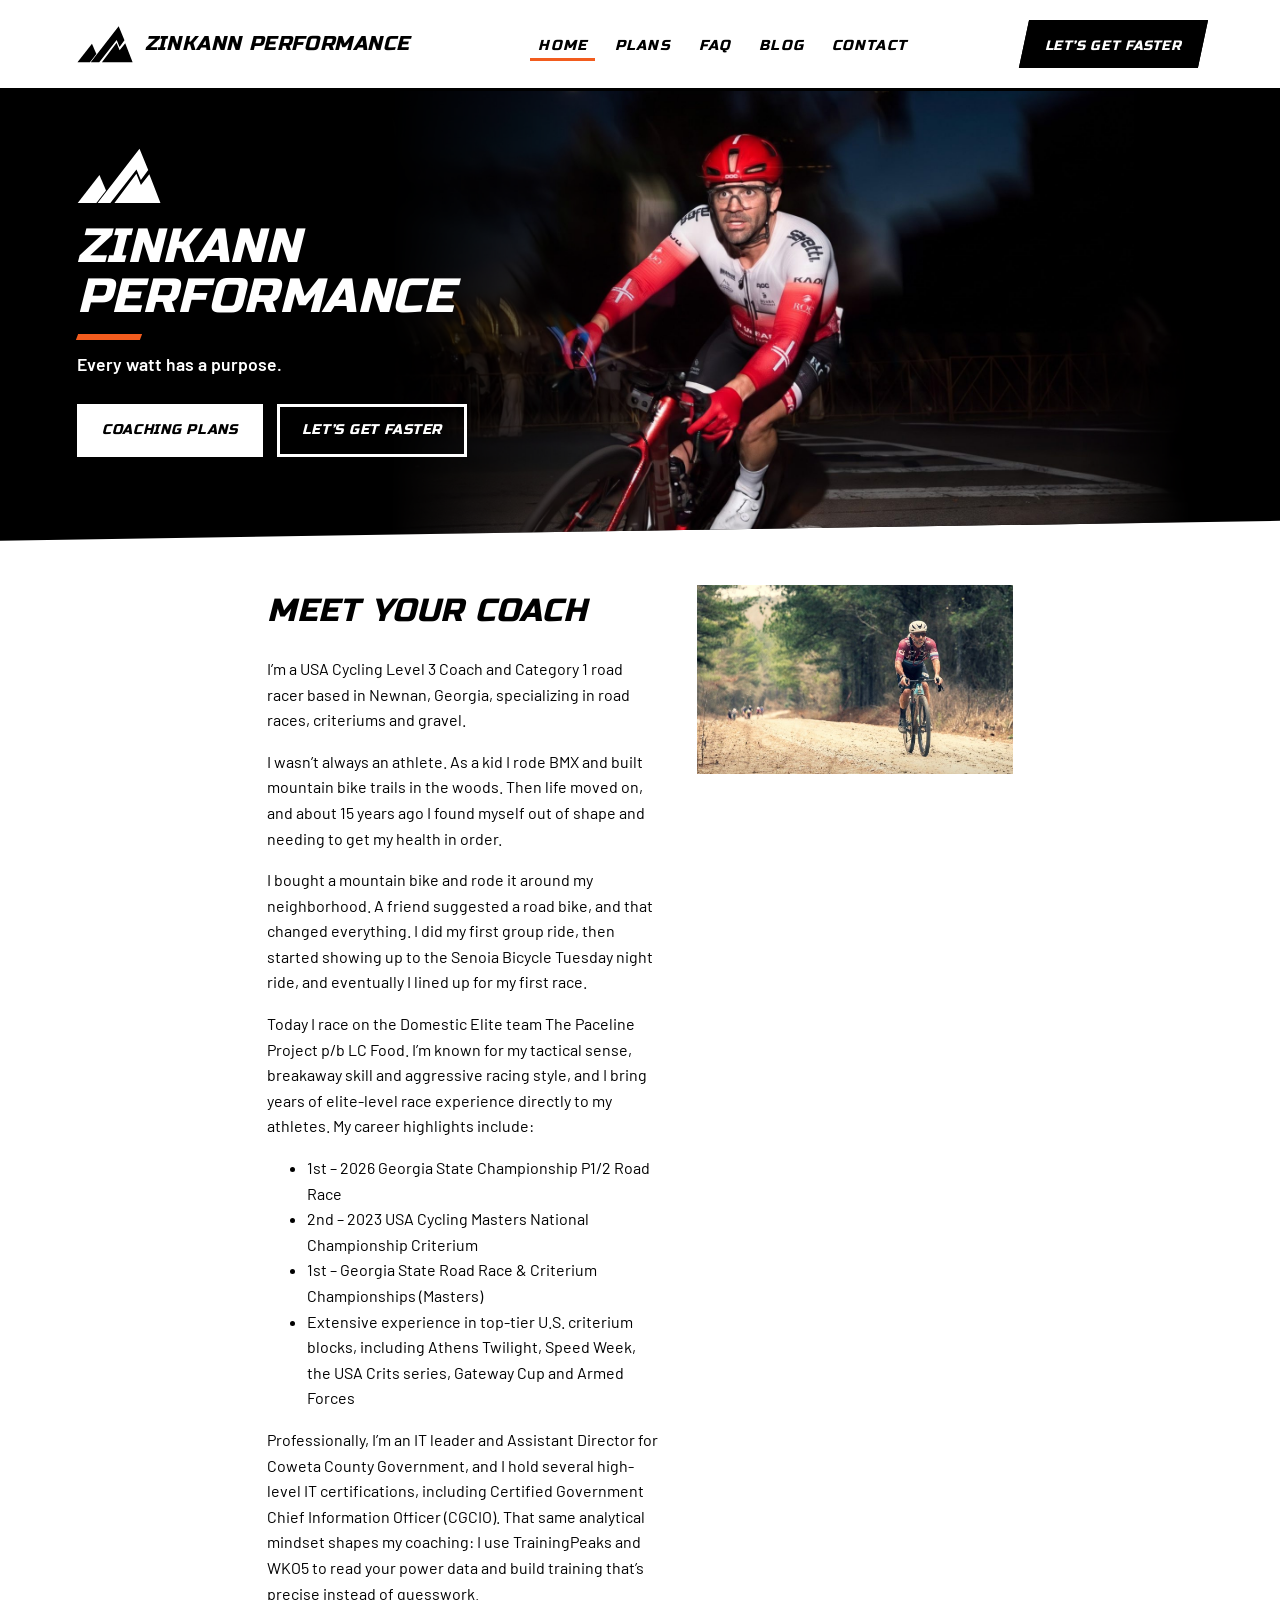
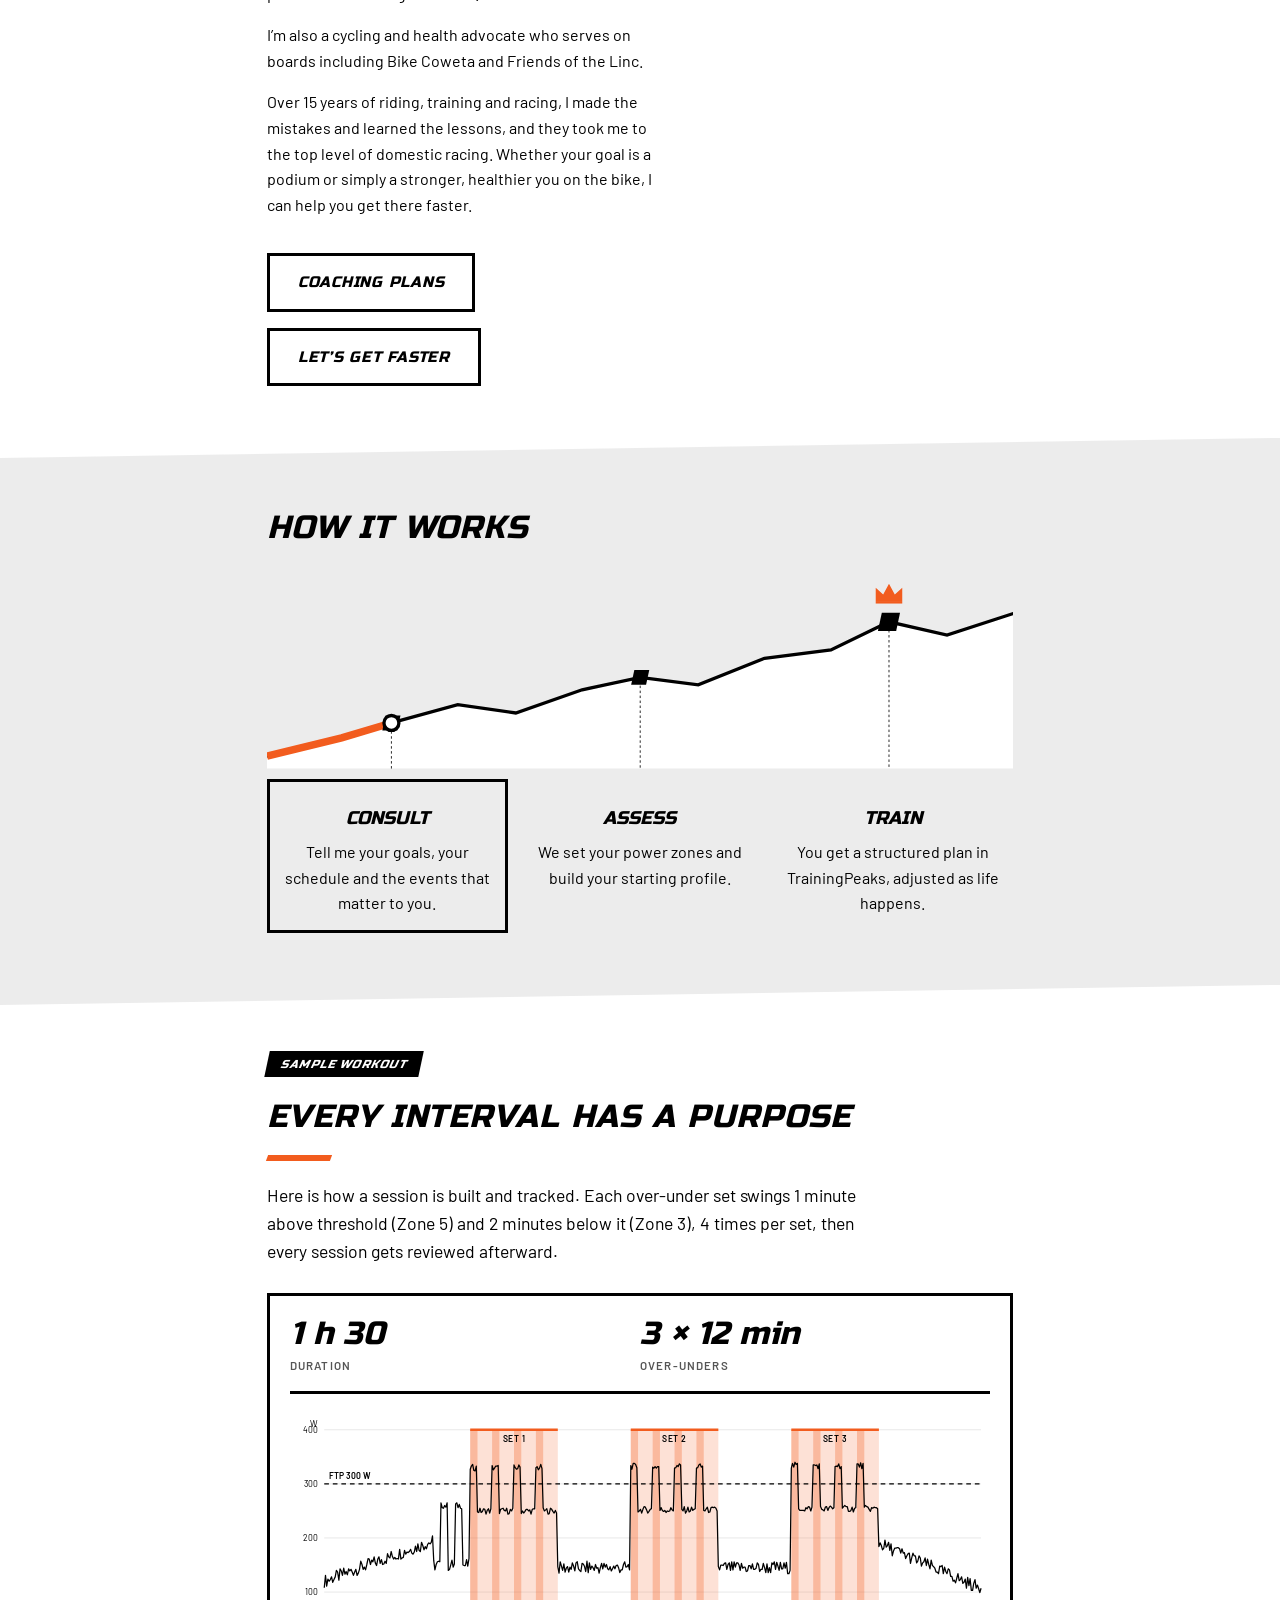
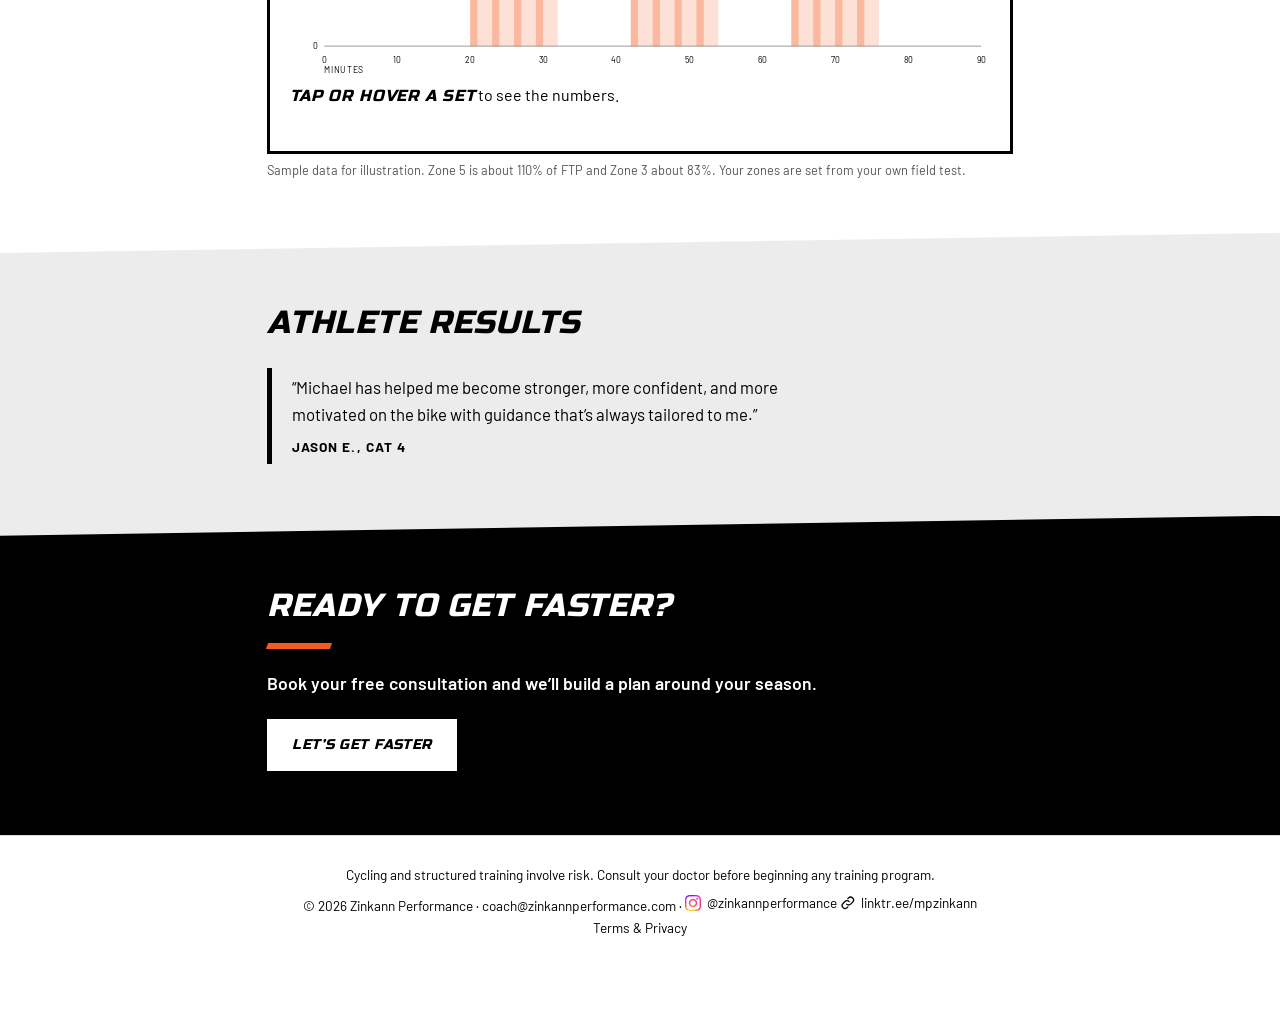
<file: public/index.html>
<!DOCTYPE html>
<html lang="en">
<head>
<meta charset="utf-8">
<meta name="viewport" content="width=device-width, initial-scale=1, viewport-fit=cover">
<title>Zinkann Performance | Cycling Coaching</title>
<meta name="description" content="Online cycling coaching from USA Cycling Level 3 Coach Michael Zinkann. Power-based, data-driven training plans for road, criterium and gravel racers.">
<meta property="og:type" content="website">
<meta property="og:site_name" content="Zinkann Performance">
<meta property="og:title" content="Zinkann Performance | Cycling Coaching">
<meta property="og:description" content="Online cycling coaching from USA Cycling Level 3 Coach Michael Zinkann. Power-based, data-driven training plans for road, criterium and gravel racers.">
<meta property="og:url" content="https://zinkannperformance.com/">
<meta property="og:image" content="https://zinkannperformance.com/images/og-share.jpg">
<meta property="og:image:width" content="1200">
<meta property="og:image:height" content="630">
<meta name="twitter:card" content="summary_large_image">
<meta name="twitter:image" content="https://zinkannperformance.com/images/og-share.jpg">
<link rel="canonical" href="https://zinkannperformance.com/">
<link rel="icon" href="/favicon.ico" sizes="any">
<link rel="icon" type="image/png" sizes="48x48" href="/favicon-48.png">
<link rel="icon" type="image/png" sizes="192x192" href="/favicon-192.png">
<link rel="apple-touch-icon" href="/apple-touch-icon.png">
<link rel="preconnect" href="https://fonts.googleapis.com">
<link rel="preconnect" href="https://fonts.gstatic.com" crossorigin>
<link href="https://fonts.googleapis.com/css2?family=Barlow:ital,wght@0,400;0,500;0,600;1,400&family=Russo+One&display=swap" rel="stylesheet">
<style>
:root{box-sizing:border-box;padding-top:env(safe-area-inset-top,0px);padding-bottom:env(safe-area-inset-bottom,0px)}
*,*::before,*::after{box-sizing:inherit}
body{margin:0;background:#fff;color:#000;font-family:"Barlow","Helvetica Neue",Helvetica,Arial,sans-serif;line-height:1.6}
header{display:flex;align-items:center;justify-content:space-between;flex-wrap:wrap;gap:12px;padding:20px 6vw;border-bottom:3px solid #000}
.brand{display:flex;align-items:center;gap:12px;text-decoration:none;color:#000;font-family:"Russo One","Arial Black",Arial,sans-serif;font-style:italic;font-weight:400;font-size:1.25rem;letter-spacing:.03em;text-transform:uppercase}
.brand svg{width:56px;height:auto}
nav a{color:#000;text-decoration:none;margin-left:22px;font-family:"Russo One","Arial Black",Arial,sans-serif;font-style:italic;font-size:.9rem;font-weight:400;text-transform:uppercase;letter-spacing:.08em;padding-bottom:3px;border-bottom:3px solid transparent}
nav a:hover,nav a.active{border-bottom-color:#F25C1E}
.page{display:none;max-width:900px;margin:0 auto;padding:72px 6vw}
.page.show{display:block}
h2{font-family:"Russo One","Arial Black",Arial,sans-serif;font-style:italic;font-weight:400;font-size:2rem;text-transform:uppercase;letter-spacing:.03em;margin:0 0 20px}
.tiers{display:grid;grid-template-columns:repeat(auto-fit,minmax(280px,1fr));gap:28px;margin-top:36px;align-items:start}
.tier{border:3px solid #000;padding:32px 28px;background:#fff;color:#000;display:flex;flex-direction:column;position:relative;transition:transform .25s ease,box-shadow .25s ease,background .25s ease,color .25s ease}
.tier:hover{background:#000;color:#fff;transform:translateY(-8px) scale(1.02);box-shadow:0 14px 28px rgba(0,0,0,.25);z-index:2}
.tier:hover .badge{background:#fff;color:#000}
.badge{position:absolute;top:0;right:0;background:#F25C1E;color:#fff;padding:5px 18px;font-family:"Russo One","Arial Black",Arial,sans-serif;font-style:italic;font-size:.75rem;letter-spacing:.1em;text-transform:uppercase}
.sub{font-weight:700;font-size:.8rem;letter-spacing:.12em;text-transform:uppercase;margin:6px 0 22px}
.bar{height:5px;background:#000;margin:0 0 22px}
.tier:hover .bar{background:#fff}
.feat ul{list-style:none;padding:0;margin:0 0 30px}
.feat li{padding:8px 0 8px 28px;position:relative}
.feat li::before{content:"";position:absolute;left:4px;top:.95em;width:10px;height:10px;background:currentColor;transform:skewX(-20deg)}
.cta{display:block;text-align:center;border:3px solid #000;color:#000;background:#fff;text-decoration:none;transform:skewX(-12deg);padding:14px;margin-top:auto}
.cta span{display:inline-block;transform:skewX(12deg);font-family:"Russo One","Arial Black",Arial,sans-serif;font-style:italic;text-transform:uppercase;letter-spacing:.08em}
.tier:hover .cta{background:#fff;color:#000;border-color:#fff}
.cta:hover{background:#000;color:#fff}
.tier:hover .cta:hover{background:#000;color:#fff;border-color:#fff}
.tier h3{margin:0 0 4px;font-family:"Russo One","Arial Black",Arial,sans-serif;font-style:italic;text-transform:uppercase;letter-spacing:.03em;font-size:1.3rem;font-weight:400;}
.price{font-family:"Russo One","Arial Black",Arial,sans-serif;font-style:italic;font-size:3.2rem;line-height:1;margin:0 0 22px}
.price small{font-size:1.1rem}
.btns{display:flex;flex-wrap:wrap;gap:16px;margin-top:36px}
.btn{display:inline-block;padding:14px 28px;border:3px solid #000;color:#000;background:#fff;text-decoration:none;font-family:"Russo One","Arial Black",Arial,sans-serif;font-style:italic;text-transform:uppercase;letter-spacing:.05em;font-size:.95rem}
.btn.solid{background:#fff;color:#000}
.btn:hover{background:#000;color:#fff}
.btn.solid:hover{background:#000;color:#fff}
footer{text-align:center;padding:28px 28px 72px;font-size:.85rem;border-top:1px solid #ddd}
img.ph{display:block;width:100%;height:auto;object-fit:cover}
.wide{margin:0 0 50px}
.wide img{max-height:460px;object-position:50% 25%}
.wide.road img{max-height:320px;object-position:50% 68%}
.wide.road{margin-bottom:36px}
.wide.blog{margin-bottom:36px}
.wide.blog img{max-height:420px;object-position:50% 30%}
.split{display:grid;grid-template-columns:1.25fr 1fr;gap:36px;align-items:start}
.split img{max-height:540px;object-position:50% 55%}
.hcta{border:3px solid #000;background:#000;color:#fff;text-decoration:none;transform:skewX(-12deg);padding:8px 18px}
.hcta span{display:inline-block;transform:skewX(12deg);font-family:"Russo One","Arial Black",Arial,sans-serif;font-style:italic;text-transform:uppercase;letter-spacing:.06em;font-size:.85rem}
.hcta:hover{background:#fff;color:#000}
.rf{font-family:"Russo One","Arial Black",Arial,sans-serif;font-style:italic}
.climb{margin-top:24px}.climb svg{display:block;width:100%;height:auto}
.steps{display:grid;grid-template-columns:repeat(3,1fr);gap:12px;margin:10px 0 0}
.ridge{animation:draw 1.8s ease both}@keyframes draw{from{stroke-dashoffset:1}to{stroke-dashoffset:0}}
@media (prefers-reduced-motion:reduce){.ridge{animation:none}}
@media (max-width:600px){.step p{font-size:.85rem}.step h3{font-size:1rem}}
.step{text-align:center;padding:0 4px}
.step .n{font-family:"Russo One","Arial Black",Arial,sans-serif;font-style:italic;font-size:2rem;line-height:1}
.step h3{font-family:"Russo One","Arial Black",Arial,sans-serif;font-style:italic;text-transform:uppercase;font-weight:400;font-size:1.15rem;margin:8px 0 6px}
.step p{margin:0}
.hwrap{margin-top:70px}
.quotes blockquote{max-width:64ch}
.quotes{display:grid;grid-template-columns:repeat(auto-fit,minmax(260px,1fr));gap:24px}
blockquote{margin:0;padding:6px 0 6px 20px;border-left:5px solid #000;font-size:1.05rem}
blockquote cite{display:block;margin-top:8px;font-style:normal;font-weight:700;font-size:.85rem;text-transform:uppercase;letter-spacing:.08em}
.faq{margin-top:64px}
.faq .q{font-weight:700;margin:22px 0 4px}
.faq .a{margin:0;padding-bottom:18px;border-bottom:1px solid #ddd}
.field{margin:0 0 16px}
.field label{display:block;font-weight:700;font-size:.8rem;text-transform:uppercase;letter-spacing:.1em;margin-bottom:5px}
.field input,.field textarea,.field select{width:100%;border:3px solid #000;background:#fff;color:#000;padding:10px 12px;font:inherit;border-radius:0}
.field textarea{min-height:110px;resize:vertical}
.ferr{color:#b00020;font-size:.9rem;min-height:1.3em;margin:0 0 8px}
button.btn{cursor:pointer;font-size:.95rem}
.bar{transform-origin:left;animation:grow .9s ease both}
@keyframes grow{from{transform:scaleX(0)}to{transform:scaleX(1)}}
@media (prefers-reduced-motion:reduce){.bar{animation:none}}
@media (max-width:700px){.split{grid-template-columns:1fr}.hcta{margin-left:6px}}
.btn,.hcta,.cta,.step,blockquote,img.ph,.brand,nav a{transition:transform .25s ease,box-shadow .25s ease,background .25s ease,color .25s ease}
nav a{padding:4px 8px;margin-left:12px}
nav a:hover{background:#000;color:#fff;transform:translateY(-2px)}
.btn:hover{transform:translateY(-4px);box-shadow:0 8px 16px rgba(0,0,0,.25)}
.hcta:hover{transform:translateY(-3px) skewX(-12deg);box-shadow:0 8px 16px rgba(0,0,0,.25)}
.cta:hover,.tier:hover .cta:hover{transform:translateY(-3px) skewX(-12deg);box-shadow:0 8px 16px rgba(0,0,0,.25)}
.step{padding:14px 8px;border:3px solid transparent}
.step:hover{background:#000;color:#fff;transform:translateY(-6px) scale(1.02);box-shadow:0 12px 24px rgba(0,0,0,.25)}
blockquote:hover{background:#000;color:#fff;padding-right:14px;transform:translateY(-4px);box-shadow:0 10px 20px rgba(0,0,0,.25)}
img.ph{position:relative}
img.ph:hover{transform:scale(1.02);box-shadow:0 14px 28px rgba(0,0,0,.3);z-index:2}
.brand:hover{transform:translateY(-2px)}
.step{cursor:pointer}
.step.on{border-color:#000}
#page-faq .faq{margin-top:0}
.more{margin:30px 0 0;font-weight:700}
.more a{color:#000}
.posts{display:grid;gap:24px;margin-top:28px}
.post{border:3px solid #000;padding:26px 28px;background:#fff;color:#000;transition:transform .25s ease,box-shadow .25s ease,background .25s ease,color .25s ease}
.post:hover{background:#000;color:#fff;transform:translateY(-6px);box-shadow:0 12px 24px rgba(0,0,0,.25)}
.post .date{font-size:.8rem;font-weight:700;letter-spacing:.1em;text-transform:uppercase}
.post h3{font-family:"Russo One","Arial Black",Arial,sans-serif;font-style:italic;font-weight:400;text-transform:uppercase;font-size:1.3rem;margin:6px 0 8px}
.post p{margin:0}
.split.blogtop{grid-template-columns:1fr 1fr;align-items:center;margin-bottom:36px}
.split.blogtop img{max-height:none}
@media (max-width:700px){.split.blogtop{grid-template-columns:1fr}}
#page-about{max-width:none;padding:0}
.inner{max-width:900px;margin:0 auto;padding:56px 6vw 72px}
#page-about .hero{position:relative;display:flex;align-items:center;min-height:440px;background:#000;color:#fff;overflow:hidden;z-index:5;clip-path:polygon(0 0,100% 0,100% calc(100% - 20px),0 100%)}
.hbg{position:absolute;right:0;top:0;width:64%;height:100%;object-fit:cover;object-position:55% 40%;-webkit-mask-image:linear-gradient(90deg,transparent 0,#000 32%);mask-image:linear-gradient(90deg,transparent 0,#000 32%)}
.htxt{position:relative;max-width:52%;padding:56px 4vw 84px 6vw}
.htxt svg{display:block;width:84px;height:auto;margin-bottom:18px}
.htxt h1{font-family:"Russo One","Arial Black",Arial,sans-serif;font-style:italic;font-weight:400;text-transform:uppercase;font-size:clamp(1.9rem,4.6vw,3rem);line-height:1.04;letter-spacing:.01em;margin:0 0 10px;text-wrap:balance}
.htxt p{margin:0 0 26px;font-size:1.1rem;font-weight:600}
.hbtns{display:flex;flex-wrap:wrap;gap:14px}
.hb{display:inline-block;border:3px solid #fff;color:#fff;background:transparent;padding:12px 22px;text-decoration:none;font-family:"Russo One","Arial Black",Arial,sans-serif;font-style:italic;text-transform:uppercase;letter-spacing:.05em;font-size:.88rem;transition:transform .25s ease,box-shadow .25s ease,background .25s ease,color .25s ease}
.hb.wh{background:#fff;color:#000}
.hb:hover{background:#fff;color:#000;transform:translateY(-4px);box-shadow:0 8px 16px rgba(255,255,255,.2)}
.hb.wh:hover{background:#000;color:#fff}
@media (max-width:720px){
#page-about .hero{display:block;min-height:0}
.hbg{position:relative;display:block;width:100%;height:250px;-webkit-mask-image:linear-gradient(180deg,#000 55%,transparent);mask-image:linear-gradient(180deg,#000 55%,transparent)}
.htxt{max-width:none;padding:0 16px 80px;margin-top:-30px}
.inner{padding:40px 6vw 56px}
}
#page-plans,#page-faq,#page-blog,#page-contact{max-width:none;padding:0}
.inner.narrow{max-width:700px}
.phero{position:relative;display:flex;align-items:center;min-height:260px;background:#000;color:#fff;overflow:hidden;z-index:5;clip-path:polygon(0 0,100% 0,100% calc(100% - 20px),0 100%)}
.pbg{position:absolute;right:0;top:0;width:60%;height:100%;object-fit:cover;-webkit-mask-image:linear-gradient(90deg,transparent 0,#000 32%);mask-image:linear-gradient(90deg,transparent 0,#000 32%)}
.pmark{position:absolute;right:4vw;bottom:-14px;width:min(36vw,360px);height:auto}
.ptxt{position:relative;max-width:60%;padding:48px 4vw 72px 6vw}
.phero h2{font-size:clamp(2rem,5vw,3.2rem);line-height:1.05;margin:0 0 8px;color:#fff}
.phero p{margin:0;font-size:1.1rem;font-weight:600}
@media (max-width:720px){
.phero{display:block;min-height:0}
.pbg{position:relative;display:block;width:100%;height:190px;-webkit-mask-image:linear-gradient(180deg,#000 55%,transparent);mask-image:linear-gradient(180deg,#000 55%,transparent)}
.ptxt{max-width:none;padding:0 16px 64px;margin-top:-24px}
.phero.nopic .ptxt{margin-top:0;padding-top:40px}
.pmark{display:none}
}
.sband{--s:20px;position:relative;margin-top:calc(var(--s) * -1);padding-block:calc(var(--s) + 44px) calc(var(--s) + 52px);clip-path:polygon(0 0,100% 0,100% calc(100% - var(--s)),0 100%)}
.sband .inner{padding-top:0;padding-bottom:0}
.sband .hwrap{margin-top:0}
.sband.white{background:#fff}
.sband.grey{background:#ececec}
.sband.dark{background:#000;color:#fff;clip-path:none;padding-bottom:64px}
.sband.dark h2{color:#fff}
.sband.dark p{margin:0 0 22px;font-size:1.1rem;font-weight:600;max-width:60ch}
.sband.last{clip-path:none}
.z4{z-index:4}.z3{z-index:3}.z2{z-index:2}.z1{z-index:1}
header{position:relative;z-index:50}
.burger{display:none;flex:none;width:46px;height:40px;border:3px solid #000;background:#fff;padding:0;cursor:pointer;place-content:center;gap:5px;transform:skewX(-12deg)}
.burger i{display:block;width:20px;height:3px;background:#000;transition:transform .25s ease,opacity .2s ease}
.burger:focus-visible{outline:3px solid #000;outline-offset:3px}
.mopen .burger{background:#000}
.mopen .burger i{background:#fff}
.mopen .burger i:nth-child(1){transform:translateY(8px) rotate(45deg)}
.mopen .burger i:nth-child(2){opacity:0}
.mopen .burger i:nth-child(3){transform:translateY(-8px) rotate(-45deg)}
.mmenu{display:none}
@media (max-width:720px){
header{flex-wrap:nowrap;gap:10px;padding:12px 16px}
.brand{min-width:0;font-size:.85rem;gap:9px;white-space:nowrap}
.brand span{overflow:hidden;text-overflow:ellipsis}
.brand svg{width:34px;flex:none}
header nav,header .hcta{display:none}
.burger{display:grid}
.mmenu{display:block;position:absolute;left:0;right:0;top:100%;background:#000;color:#fff;padding:8px 16px 52px;clip-path:polygon(0 0,100% 0,100% calc(100% - 20px),0 100%);opacity:0;visibility:hidden;transform:translateY(-10px);transition:opacity .25s ease,transform .25s ease,visibility .25s}
.mopen .mmenu{opacity:1;visibility:visible;transform:none}
main,footer{transition:opacity .25s ease}
header.mopen ~ main,header.mopen ~ footer{opacity:.08}
.mmenu a{display:block;padding:15px 4px;border-bottom:1px solid #333;color:#fff;text-decoration:none;font-family:"Russo One","Arial Black",Arial,sans-serif;font-style:italic;text-transform:uppercase;font-size:1.25rem;letter-spacing:.04em}
.mmenu a.on{border-bottom:3px solid #fff}
.mmenu a.go{margin-top:22px;border:3px solid #fff;background:#fff;color:#000;text-align:center;font-size:.95rem;padding:13px}
}
@media (prefers-reduced-motion:reduce){.mmenu,.burger i{transition:none}}
header{position:sticky;top:env(safe-area-inset-top,0px);background:#fff}
body::before{content:"";position:fixed;inset:0 0 auto;height:env(safe-area-inset-top,0px);z-index:60;background:#fff}
@keyframes rise{from{opacity:0;transform:translateY(14px)}to{opacity:1;transform:none}}
.htxt,.ptxt{animation:rise .7s ease both}
.rv{opacity:.3;transform:translateY(18px)}
.rv.in{opacity:1;transform:none;transition:opacity .6s ease,transform .6s ease}
@media (prefers-reduced-motion:reduce){.htxt,.ptxt{animation:none}.rv{opacity:1;transform:none}}
.hcta:hover{box-shadow:0 8px 16px rgba(242,92,30,.35)}
.hb:hover{box-shadow:0 8px 16px rgba(242,92,30,.35)}
.htxt h1::after,.phero h2::after,.sband.dark h2::after{content:"";display:block;width:64px;height:6px;margin-top:12px;background:#F25C1E;transform:skewX(-20deg);transform-origin:left}
.feat li::before{background:#F25C1E}
.field input:focus,.field textarea:focus,.field select:focus{outline:none;border-color:#F25C1E;box-shadow:0 0 0 3px rgba(242,92,30,.25)}
#send:hover{background:#F25C1E;border-color:#F25C1E;color:#fff}
#ivl .lead{max-width:60ch;margin:18px 0 28px;font-size:1.1rem}
#ivl h2::after{content:"";display:block;width:64px;height:6px;margin-top:12px;background:#F25C1E;transform:skewX(-20deg);transform-origin:left}
#ivl .tag{display:inline-block;font-family:"Russo One",Arial,sans-serif;font-style:italic;text-transform:uppercase;letter-spacing:.1em;font-size:.72rem;background:#000;color:#fff;padding:4px 14px;margin-bottom:14px;transform:skewX(-12deg)}
#ivl .card{background:#fff;border:3px solid #000;padding:20px 20px 12px}
#ivl .stats{display:grid;grid-template-columns:repeat(2,1fr);margin:0 0 14px;border-bottom:3px solid #000;padding-bottom:14px}
#ivl .stat{min-width:0;padding-right:10px}
#ivl .stat b{display:block;font-family:"Russo One","Arial Black",Arial,sans-serif;font-style:italic;font-weight:400;font-size:clamp(1.3rem,4vw,2rem);line-height:1.1}
#ivl .stat span{font-size:.72rem;font-weight:600;letter-spacing:.1em;text-transform:uppercase;color:#555}
#ivl svg{display:block;width:100%;height:auto;overflow:visible}
#ivl svg text{font-family:"Barlow",Arial,sans-serif;font-size:11px;fill:#000}
#ivl .blk{fill:#F25C1E;opacity:.18;cursor:pointer;transition:opacity .2s}
#ivl .blk:hover,#ivl .blk.on{opacity:.38}
#ivl .ov{fill:#F25C1E;opacity:.3;pointer-events:none}
#ivl .blkline{stroke:#F25C1E;stroke-width:3}
#ivl #pw{fill:none;stroke:#000;stroke-width:1.6;stroke-linejoin:round}
#ivl .draw{stroke-dasharray:1;stroke-dashoffset:0;animation:draw 2.2s ease-out}
@keyframes draw{from{stroke-dashoffset:1}to{stroke-dashoffset:0}}
#ivl .readout{min-height:3.2em;margin:10px 0 6px;font-size:1rem}
#ivl .readout b{font-family:"Russo One",Arial,sans-serif;font-style:italic;text-transform:uppercase;letter-spacing:.04em;font-weight:400}
#ivl .note{font-size:.8rem;color:#555;margin:6px 0 0}
@media (max-width:560px){#ivl .card{padding:14px 12px 8px}#ivl svg text{font-size:22px}}
@media (prefers-reduced-motion:reduce){#ivl .draw{animation:none}}
.z0{z-index:0}
.sl{display:inline-flex;align-items:center;gap:.4em;color:inherit;text-decoration:none;border-bottom:2px solid transparent}
.sl:hover{border-bottom-color:#F25C1E}
.si{width:1.15em;height:1.15em;flex:none}
a.post{display:block;text-decoration:none}
.post .more{display:inline-block;margin-top:12px;font-weight:700;font-size:.8rem;letter-spacing:.1em;text-transform:uppercase}
@media (min-width:721px) and (max-width:1080px){header{flex-wrap:nowrap}.brand{font-size:1rem}nav a{margin-left:6px;font-size:.8rem}.hcta{display:none}}
@media (min-width:721px){.hero{min-height:clamp(450px,32vw,580px)}.hbg{width:auto;height:100%;max-width:64%;aspect-ratio:16/9;object-position:55% 12%;right:7%;-webkit-mask-image:linear-gradient(90deg,transparent 0,#000 32%,#000 86%,transparent 100%);mask-image:linear-gradient(90deg,transparent 0,#000 32%,#000 86%,transparent 100%)}.phero{min-height:clamp(280px,24vw,460px)}.pbg{object-position:50% 35%}#page-blog .pbg{object-position:50% 0%}#page-contact .pbg{width:44%;object-position:50% 22%}#page-plans .pbg{object-position:50% 55%}#page-faq .pbg{object-position:50% 23%}}
.mcta{display:none}
@media (max-width:720px){
.mcta{display:block;position:fixed;left:0;right:0;bottom:0;z-index:55;background:#F25C1E;color:#fff;text-align:center;text-decoration:none;padding:14px 12px calc(14px + env(safe-area-inset-bottom,0px));font-family:"Russo One","Arial Black",Arial,sans-serif;font-style:italic;text-transform:uppercase;letter-spacing:.08em;font-size:.95rem;box-shadow:0 -6px 16px rgba(0,0,0,.25);transition:transform .3s ease}
.mcta.off{transform:translateY(110%)}
body{padding-bottom:56px}
}
@media (prefers-reduced-motion:reduce){.mcta{transition:none}}
.ferr.ok{font-weight:700;color:#000;border-left:4px solid #F25C1E;padding-left:10px}
#editbar{position:fixed;right:14px;bottom:calc(14px + env(safe-area-inset-bottom,0px));z-index:5;display:flex;gap:8px}
#editbar button{background:#000;color:#fff;border:0;padding:10px 16px;font:inherit;font-size:.85rem;cursor:pointer}
#editbar button.alt{background:#fff;color:#000;border:1px solid #000}
body.editing [data-edit]{outline:1px dashed #888;outline-offset:3px;cursor:text}
</style>
</head>
<body>

<svg width="0" height="0" style="position:absolute" aria-hidden="true">
  <symbol id="logo" viewBox="-16 0 270 185">
    <g transform="translate(16 0) skewX(-10)">
      <polygon points="56,90 2,180 62,180 86,140"/>
      <polygon points="66,180 170,6 210,74 192,106 172,72 107,180"/>
      <polygon points="268,180 216,88 195,122 174,86 120,180"/>
    </g>
  </symbol>
</svg>

<header>
  <a class="brand" href="#about"><svg fill="#000" viewBox="0 0 270 185"><use href="#logo"/></svg><span>Zinkann Performance</span></a>
  <nav><a href="#about" data-nav="about">Home</a><a href="plans.html">Plans</a><a href="faq.html">FAQ</a><a href="#blog" data-nav="blog">Blog</a><a href="#contact" data-nav="contact">Contact</a></nav>
  <a class="hcta" href="#contact"><span>Let’s get faster</span></a>
  <button class="burger" id="burger" type="button" aria-expanded="false" aria-controls="mnav" aria-label="Menu"><i></i><i></i><i></i></button>
  <div class="mmenu" id="mnav" role="navigation" aria-label="Main menu"><a href="#about">Home</a><a href="plans.html">Plans</a><a href="faq.html">FAQ</a><a href="#blog">Blog</a><a href="#contact">Contact</a><a class="go" href="#contact">Let’s get faster</a></div>
</header>

<main>
  <div class="page" id="page-about">
    <div class="hero">
      <img class="hbg" src="images/photo-b3349c4560.jpg" alt="Michael Zinkann racing a night criterium">
      <div class="htxt">
        <svg fill="#fff" viewBox="0 0 270 185"><use href="#logo"/></svg>
        <h1 data-edit="h1">Zinkann Performance</h1>
        <p data-edit="tag3">Every watt has a purpose.</p>
        <div class="hbtns"><a class="hb wh" href="plans.html">Coaching plans</a><a class="hb" href="#contact">Let’s get faster</a></div>
      </div>
    </div>
    <section class="sband white z4"><div class="inner">
    <div class="split"><div>
    <h2>Meet your coach</h2>
    <div data-edit="about6">
      <p>I’m a USA Cycling Level 3 Coach and Category 1 road racer based in Newnan, Georgia, specializing in road races, criteriums and gravel.</p>
      <p>I wasn’t always an athlete. As a kid I rode BMX and built mountain bike trails in the woods. Then life moved on, and about 15 years ago I found myself out of shape and needing to get my health in order.</p>
      <p>I bought a mountain bike and rode it around my neighborhood. A friend suggested a road bike, and that changed everything. I did my first group ride, then started showing up to the Senoia Bicycle Tuesday night ride, and eventually I lined up for my first race.</p>
      <p>Today I race on the Domestic Elite team The Paceline Project p/b LC Food. I’m known for my tactical sense, breakaway skill and aggressive racing style, and I bring years of elite-level race experience directly to my athletes. My career highlights include:</p>
      <ul>
        <li>1st – 2026 Georgia State Championship P1/2 Road Race</li>
        <li>2nd – 2023 USA Cycling Masters National Championship Criterium</li>
        <li>1st – Georgia State Road Race &amp; Criterium Championships (Masters)</li>
        <li>Extensive experience in top-tier U.S. criterium blocks, including Athens Twilight, Speed Week, the USA Crits series, Gateway Cup and Armed Forces</li>
      </ul>
      <p>Professionally, I’m an IT leader and Assistant Director for Coweta County Government, and I hold several high-level IT certifications, including Certified Government Chief Information Officer (CGCIO). That same analytical mindset shapes my coaching: I use TrainingPeaks and WKO5 to read your power data and build training that’s precise instead of guesswork.</p>
      <p>I’m also a cycling and health advocate who serves on boards including Bike Coweta and Friends of the Linc.</p>
      <p>Over 15 years of riding, training and racing, I made the mistakes and learned the lessons, and they took me to the top level of domestic racing. Whether your goal is a podium or simply a stronger, healthier you on the bike, I can help you get there faster.</p>
    </div>
    <div class="btns">
      <a class="btn" href="plans.html">Coaching plans</a>
      <a class="btn solid" href="#contact">Let’s get faster</a>
    </div>
    </div>
    <img class="ph" src="images/photo-b188ec5bfc.jpg" alt="Coach racing on a gravel road">
    </div>
    </div></section>
    <section class="sband grey z3"><div class="inner">
    <div class="hwrap">
    <h2>How it works</h2>
    <div class="climb">
    <svg viewBox="0 -16 900 231" role="img" aria-label="A climb from consult to assess to train">
      <path d="M0 200 L90 178 L150 160 L230 138 L300 148 L380 120 L450 105 L520 114 L600 82 L680 72 L750 38 L820 54 L900 28 L900 215 L0 215Z" fill="#fff"/>
      <path class="ridge" pathLength="1" stroke-dasharray="1" d="M0 200 L90 178 L150 160 L230 138 L300 148 L380 120 L450 105 L520 114 L600 82 L680 72 L750 38 L820 54 L900 28" fill="none" stroke="#000" stroke-width="4"/>
      <path id="prog" d="M0 200 L90 178 L150 160 L230 138 L300 148 L380 120 L450 105 L520 114 L600 82 L680 72 L750 38 L820 54 L900 28" fill="none" stroke="#F25C1E" stroke-width="9" style="stroke-dasharray:0 99999"/>
      <g stroke="#000" stroke-width="1" stroke-dasharray="3 3"><line x1="150" y1="170" x2="150" y2="215"/><line x1="450" y1="115" x2="450" y2="215"/><line x1="750" y1="48" x2="750" y2="215"/></g>
      <g fill="#000">
        <g transform="translate(150 160)"><rect x="-9" y="-9" width="18" height="18" transform="skewX(-12)"/></g>
        <g transform="translate(450 105)"><rect x="-9" y="-9" width="18" height="18" transform="skewX(-12)"/></g>
        <g transform="translate(750 38)"><rect x="-11" y="-11" width="22" height="22" transform="skewX(-12)"/></g>
        <polygon fill="#F25C1E" points="734,13 734,-3 743,5 750,-8 757,5 766,-3 766,13"/><rect fill="#F25C1E" x="734" y="13" width="32" height="3"/><circle id="rider" r="9" cx="150" cy="160" fill="#fff" stroke="#000" stroke-width="4"/>
      </g>
    </svg>
    <div class="steps">
      <div class="step" data-x="150" tabindex="0" role="button"><h3 data-edit="s1h">Consult</h3><p data-edit="s1p">Tell me your goals, your schedule and the events that matter to you.</p></div>
      <div class="step" data-x="450" tabindex="0" role="button"><h3 data-edit="s2h">Assess</h3><p data-edit="s2p">We set your power zones and build your starting profile.</p></div>
      <div class="step" data-x="750" tabindex="0" role="button"><h3 data-edit="s3h">Train</h3><p data-edit="s3p">You get a structured plan in TrainingPeaks, adjusted as life happens.</p></div>
    </div></div></div>
    </div></section>
    <section class="sband white z2" id="ivl"><div class="inner">
    <div class="hwrap">
<span class="tag">Sample workout</span>
<h2>Every interval has a purpose</h2>
<p class="lead">Here is how a session is built and tracked. Each over-under set swings 1 minute above threshold (Zone 5) and 2 minutes below it (Zone 3), 4 times per set, then every session gets reviewed afterward.</p>
<div class="card">
<div class="stats" id="stats"></div>
<svg id="chart" viewBox="0 0 900 340" role="img" aria-label="Power in watts over 90 minutes with three 12-minute over-under sets"></svg>
<div class="readout" id="readout"><b>Tap or hover a set</b> to see the numbers.</div>
</div>
<p class="note">Sample data for illustration. Zone 5 is about 110% of FTP and Zone 3 about 83%. Your zones are set from your own field test.</p>

    </div></div></section>
    <section class="sband grey z1"><div class="inner">
    <div class="hwrap">
    <h2>Athlete results</h2>
    <div class="quotes">
      <blockquote data-edit="q1b">“Michael has helped me become stronger, more confident, and more motivated on the bike with guidance that’s always tailored to me.”<cite>Jason E., Cat 4</cite></blockquote>
    </div></div>
    </div></section>
    <section class="sband dark z0"><div class="inner">
      <h2 data-edit="ctah">Ready to get faster?</h2>
      <p data-edit="ctap">Book your free consultation and we’ll build a plan around your season.</p>
      <a class="hb wh" href="#contact">Let’s get faster</a>
    </div></section>
  </div>

  <div class="page" id="page-blog">
    <div class="phero">
      <img class="pbg" src="images/photo-4c52bb2173.jpg" alt="Michael Zinkann on the top step of the podium holding a trophy" style="object-position:50% 10%">
      <div class="ptxt"><h2>Blog</h2><p data-edit="blogintro">Training notes, race stories and coaching tips.</p></div>
    </div>
    <section class="sband white z4"><div class="inner">
    <div class="posts">
<a class="post" href="blog/why-zone-2-matters.html"><div class="date">October 29, 2026</div><h3>Why Zone 2 matters</h3><p>Easy riding builds the aerobic engine that everything else depends on. Here is why it earns a place in every plan.</p><span class="more">Read article &rarr;</span></a>
<a class="post" href="blog/how-to-corner.html"><div class="date">October 29, 2026</div><h3>How to corner</h3><p>Smooth, confident cornering saves energy and keeps you in the front of the bunch. Here are the basics.</p><span class="more">Read article &rarr;</span></a>
<a class="post" href="blog/how-to-nail-your-first-ftp-test.html"><div class="date">October 29, 2026</div><h3>How to nail your first FTP test</h3><p>The 20-minute test is my standard way to set your FTP. Here is why, how to do it, and how the other tests compare.</p><span class="more">Read article &rarr;</span></a>
<a class="post" href="blog/what-is-no-coasting.html"><div class="date">October 29, 2026</div><h3>What is No Coasting?</h3><p>A simple rule for Zone 2 rides: keep your legs turning and keep steady pressure on the pedals.</p><span class="more">Read article &rarr;</span></a>
<a class="post" href="blog/what-is-durability.html"><div class="date">October 29, 2026</div><h3>What is durability?</h3><p>Durability is how well you hold your power late in a long ride or race. It is often what decides results.</p><span class="more">Read article &rarr;</span></a>

</div>
    </div></section>
    <section class="sband dark z3"><div class="inner">
      <h2 data-edit="blogctah">Want training like this?</h2>
      <p data-edit="blogctap">Coaching is built around your schedule, your goals and your next race.</p>
      <a class="hb wh" href="#contact">Let’s get faster</a>
    </div></section>
  </div>

  <div class="page" id="page-contact">
    <div class="phero">
      <img class="pbg" src="images/photo-434be689e2.jpg" alt="Cyclist on a gravel road in the mountains" style="object-position:50% 38%">
      <div class="ptxt"><h2>Contact</h2><p data-edit="contactsub">Let’s talk about your goals.</p></div>
    </div>
    <section class="sband grey z4"><div class="inner narrow">
    <div data-edit="contact5">
      <p>Ready to get started? Tell me about your goals and I’ll get back to you.</p>
      <p>Email: coach@zinkannperformance.com<br><a class="sl" href="https://instagram.com/zinkannperformance" target="_blank" rel="noopener"><img class="si" src="images/photo-17ded61938.png" alt="" width="20" height="20">@zinkannperformance</a><br><a class="sl" href="https://linktr.ee/mpzinkann" target="_blank" rel="noopener"><svg class="si" viewBox="0 0 24 24" aria-hidden="true"><path d="M10 14a4.5 4.5 0 0 0 6.4 0l3-3a4.5 4.5 0 0 0-6.4-6.4l-1 1M14 10a4.5 4.5 0 0 0-6.4 0l-3 3a4.5 4.5 0 0 0 6.4 6.4l1-1" fill="none" stroke="currentColor" stroke-width="2" stroke-linecap="round"/></svg>linktr.ee/mpzinkann</a></p>
    </div>
    </div></section>
    <section class="sband white z3 last"><div class="inner narrow">
    <div class="field"><label for="f-name">Name</label><input id="f-name" type="text" autocomplete="name"></div>
    <div class="field"><label for="f-email">Email</label><input id="f-email" type="email" autocomplete="email"></div>
    <div class="field"><label for="f-phone">Phone</label><input id="f-phone" type="tel" autocomplete="tel"></div>
    <div class="field"><label for="f-disc">Cycling discipline</label><select id="f-disc"><option value="">Select one</option><option>Road racing</option><option>Criterium</option><option>Gravel</option><option>Multiple / other</option></select></div>
    <div class="field"><label for="f-msg">Anything else?</label><textarea id="f-msg"></textarea></div>
    <div style="position:absolute;left:-9999px" aria-hidden="true"><label for="f-bot">Leave this empty</label><input id="f-bot" type="checkbox" tabindex="-1" autocomplete="off"></div>
    <p class="ferr" id="f-err"></p>
    <button type="button" id="send" class="btn solid">Send message</button>
    <p style="font-size:.8rem;margin:14px 0 0;max-width:52ch">By sending this message you agree to the <a class="sl" href="terms.html" style="display:inline">Terms &amp; Privacy</a>.</p>
    <a id="mlink" href="#contact" style="display:none"></a>
    </div></section>
  </div>
</main>

<footer><div data-edit="disc" style="margin-bottom:6px">Cycling and structured training involve risk. Consult your doctor before beginning any training program.</div><span data-edit="foot5">© 2026 Zinkann Performance · coach@zinkannperformance.com · <a class="sl" href="https://instagram.com/zinkannperformance" target="_blank" rel="noopener"><img class="si" src="images/photo-17ded61938.png" alt="" width="20" height="20">@zinkannperformance</a> <a class="sl" href="https://linktr.ee/mpzinkann" target="_blank" rel="noopener"><svg class="si" viewBox="0 0 24 24" aria-hidden="true"><path d="M10 14a4.5 4.5 0 0 0 6.4 0l3-3a4.5 4.5 0 0 0-6.4-6.4l-1 1M14 10a4.5 4.5 0 0 0-6.4 0l-3 3a4.5 4.5 0 0 0 6.4 6.4l1-1" fill="none" stroke="currentColor" stroke-width="2" stroke-linecap="round"/></svg>linktr.ee/mpzinkann</a><br><a class="sl" href="terms.html">Terms &amp; Privacy</a></span></footer>


<script>
(function(){
  var pages=["about","blog","contact"];
  var old={plans:"plans.html",faq:"faq.html"},hh=(location.hash||"").replace("#","");
  if(old[hh]){location.replace(old[hh]);return;}
  function route(){
    var h=(location.hash||"").replace("#","");
    if(pages.indexOf(h)<0)h="about";
    pages.forEach(function(p){
      document.getElementById("page-"+p).classList.toggle("show",p===h);
      document.querySelector('[data-nav="'+p+'"]').classList.toggle("active",p===h);
    });
    window.scrollTo(0,0);
  }
  window.addEventListener("hashchange",route);
  route();

})();
</script>
<script>
(function(){
  var EMAIL="coach@zinkannperformance.com",KEY="164d7d73-6114-47e7-a033-02ae63de0caf";
  var btn=document.getElementById("send"),err=document.getElementById("f-err");
  btn.onclick=function(){
    var g=function(i){return document.getElementById(i).value.trim();};
    err.className="ferr";
    if(!g("f-name")||!g("f-email")){err.textContent="Please add your name and email.";return;}
    if(!/^[^@\s]+@[^@\s]+\.[^@\s]+$/.test(g("f-email"))){err.textContent="That email address doesn\u2019t look right. Please check it.";return;}
    var bot=document.getElementById("f-bot");
    if(bot&&bot.checked){return;}
    err.textContent="Sending\u2026";btn.disabled=true;
    fetch("https://api.web3forms.com/submit",{method:"POST",headers:{"Content-Type":"application/json",Accept:"application/json"},body:JSON.stringify({
      access_key:KEY,
      subject:"Coaching inquiry from "+g("f-name"),
      from_name:"Zinkann Performance website",
      name:g("f-name"),email:g("f-email"),phone:g("f-phone"),discipline:g("f-disc"),message:g("f-msg"),
      botcheck:""
    })}).then(function(r){return r.json();}).then(function(d){
      btn.disabled=false;
      if(d&&d.success){
        err.className="ferr ok";err.textContent="Thanks, your message was sent. I\u2019ll get back to you soon.";
        ["f-name","f-email","f-phone","f-disc","f-msg"].forEach(function(i){document.getElementById(i).value="";});
      }else{err.textContent="Sorry, that didn\u2019t send. Please email "+EMAIL+" instead.";}
    }).catch(function(){btn.disabled=false;err.textContent="Sorry, that didn\u2019t send. Please email "+EMAIL+" instead.";});
  };
})();
</script>
<script>
(function(){
  var prog=document.getElementById("prog"),rider=document.getElementById("rider");
  var steps=[].slice.call(document.querySelectorAll(".step"));
  var total=0,cur=0,raf=0,ready=false,lens=[];
  function set(l){
    cur=l;
    prog.style.strokeDasharray=l+" "+total;
    var p=prog.getPointAtLength(l);
    rider.setAttribute("cx",p.x);rider.setAttribute("cy",p.y);
  }
  function mark(i){steps.forEach(function(s,j){s.classList.toggle("on",j===i);});}
  function init(){
    if(ready)return true;
    try{total=prog.getTotalLength();}catch(e){return false;}
    if(!total)return false;
    steps.forEach(function(s){
      var x=+s.dataset.x,lo=0,hi=total;
      for(var k=0;k<30;k++){var m=(lo+hi)/2;if(prog.getPointAtLength(m).x<x)lo=m;else hi=m;}
      lens.push(hi);
    });
    ready=true;set(lens[0]);mark(0);return true;
  }
  function go(i){
    if(!init())return;
    mark(i);
    var from=cur,to=lens[i];
    cancelAnimationFrame(raf);
    if(window.matchMedia&&matchMedia("(prefers-reduced-motion:reduce)").matches){set(to);return;}
    var t0=null,d=Math.max(500,Math.min(1100,Math.abs(to-from)*1.6));
    function f(ts){
      if(t0===null)t0=ts;
      var k=Math.min(1,(ts-t0)/d),e=k<.5?2*k*k:1-Math.pow(-2*k+2,2)/2;
      set(from+(to-from)*e);
      if(k<1)raf=requestAnimationFrame(f);
    }
    raf=requestAnimationFrame(f);
  }
  steps.forEach(function(s,i){
    s.addEventListener("click",function(){if(!document.body.classList.contains("editing"))go(i);});
    s.addEventListener("keydown",function(e){if((e.key==="Enter"||e.key===" ")&&!document.body.classList.contains("editing")){e.preventDefault();go(i);}});
  });
  init();
  window.addEventListener("hashchange",function(){setTimeout(init,0);});
})();
</script>
<script>
(function(){
  var hd=document.querySelector("header"),b=document.getElementById("burger"),m=document.getElementById("mnav");
  var links=[].slice.call(m.querySelectorAll("a"));
  function set(o){hd.classList.toggle("mopen",o);b.setAttribute("aria-expanded",o?"true":"false");}
  b.addEventListener("click",function(){set(!hd.classList.contains("mopen"));});
  links.forEach(function(a){a.addEventListener("click",function(){set(false);});});
  document.addEventListener("keydown",function(e){if(e.key==="Escape")set(false);});
  document.addEventListener("click",function(e){if(!hd.contains(e.target))set(false);});
  function mark(){var cur=location.hash||"#about";links.forEach(function(a){a.classList.toggle("on",a.getAttribute("href")===cur&&!a.classList.contains("go"));});}
  window.addEventListener("hashchange",function(){mark();set(false);});
  mark();
})();
</script>
<a class="mcta" id="mcta" href="#contact"><span>Let’s get faster</span></a>
<script>(function(){function m(){var c=document.getElementById("mcta");if(c)c.classList.toggle("off",location.hash==="#contact");}m();window.addEventListener("hashchange",m);})();</script>
<script>
(function(){
  if(!("IntersectionObserver" in window))return;
  if(window.matchMedia&&matchMedia("(prefers-reduced-motion:reduce)").matches)return;
  var done=new WeakSet();
  var io=new IntersectionObserver(function(es){
    es.forEach(function(e){if(e.isIntersecting){e.target.classList.add("in");io.unobserve(e.target);}});
  },{threshold:.08,rootMargin:"0px 0px -6% 0px"});
  function setup(){
    var pg=document.querySelector(".page.show");
    if(!pg)return;
    [].slice.call(pg.querySelectorAll(".sband .inner > *:not(.tiers):not(.steps), .tiers > *, .steps > *")).forEach(function(el){
      if(done.has(el))return;
      done.add(el);
      if(el.getBoundingClientRect().top>window.innerHeight*0.92){
        var i=Array.prototype.indexOf.call(el.parentNode.children,el);
        el.style.transitionDelay=Math.min(i*70,280)+"ms";
        el.classList.add("rv");
        io.observe(el);
        setTimeout(function(){el.classList.remove("rv","in");el.style.transitionDelay="";},2200);
      }
    });
  }
  setup();
  window.addEventListener("hashchange",function(){setTimeout(setup,60);});
})();
</script>
<script>

(function(){
var FTP=300,DUR=90,STEP=10; // seconds per sample
function rnd(i){var x=Math.sin(i*12.9898)*43758.5453;return x-Math.floor(x)} // deterministic noise
var ints=[[20,32],[42,54],[64,76]],OVER=330,UNDER=250;
function over(m,a){return (m-a)%3<1}
function target(m){
  if(m<15)return 120+m*5; // warm-up ramp
  if(m<20)return m%2<1?260:150; // openers
  for(var k=0;k<ints.length;k++){if(m>=ints[k][0]&&m<ints[k][1])return over(m,ints[k][0])?OVER+k*2:UNDER+k*2}
  if(m>=76)return Math.max(110,190-(m-76)*6);
  return 145;
}
var pts=[];
for(var s=0;s<=DUR*60;s+=STEP){
  var m=s/60,t=target(m),n=(rnd(s/STEP)-.5)*(t>225?12:24);
  var ramp=1;
  pts.push([m,Math.round(Math.max(60,t*ramp+n))]);
}
var W=900,H=340,L=44,R=12,T=28,B=34,X=function(m){return L+(W-L-R)*m/DUR},Y=function(w){return T+(H-T-B)*(1-w/400)};
var svg=document.getElementById("chart"),h="";
[0,100,200,300,400].forEach(function(w){h+='<line x1="'+L+'" x2="'+(W-R)+'" y1="'+Y(w)+'" y2="'+Y(w)+'" stroke="#000" stroke-opacity="'+(w?.12:.5)+'"/><text x="'+(L-8)+'" y="'+(Y(w)+4)+'" text-anchor="end">'+w+'</text>'});
for(var m=0;m<=DUR;m+=10)h+='<text x="'+X(m)+'" y="'+(H-12)+'" text-anchor="middle">'+m+'</text>';
h+='<text x="'+L+'" y="'+(H-0)+'" font-size="10" style="letter-spacing:.08em">MINUTES</text><text x="'+(L-8)+'" y="'+(T-3)+'" text-anchor="end" font-size="10">W</text>';
ints.forEach(function(iv,i){for(var q=iv[0];q<iv[1];q+=3)h+='<rect class="ov" x="'+X(q)+'" y="'+Y(400)+'" width="'+(X(q+1)-X(q))+'" height="'+(H-T-B)+'"/>'});
ints.forEach(function(iv,i){h+='<g><rect class="blk" data-i="'+i+'" x="'+X(iv[0])+'" y="'+T+'" width="'+(X(iv[1])-X(iv[0]))+'" height="'+(H-T-B)+'"/><line class="blkline" x1="'+X(iv[0])+'" x2="'+X(iv[1])+'" y1="'+T+'" y2="'+T+'"/><text x="'+((X(iv[0])+X(iv[1]))/2)+'" y="'+(T+16)+'" text-anchor="middle" style="font-weight:600;letter-spacing:.06em">SET '+(i+1)+'</text></g>'});
h+='<line x1="'+L+'" x2="'+(W-R)+'" y1="'+Y(FTP)+'" y2="'+Y(FTP)+'" stroke="#000" stroke-width="1.5" stroke-dasharray="6 5"/><text x="'+(L+6)+'" y="'+(Y(FTP)-6)+'" style="font-weight:600">FTP '+FTP+' W</text>';
var d=pts.map(function(p,i){return(i?"L":"M")+X(p[0]).toFixed(1)+" "+Y(p[1]).toFixed(1)}).join("");
h+='<path id="pw" class="draw" pathLength="1" d="'+d+'"/>';
svg.innerHTML=h;
function stat(i){var a=ints[i][0],b=ints[i][1],v=pts.filter(function(p){return p[0]>=a&&p[0]<b}).map(function(p){return p[1]});var avg=Math.round(v.reduce(function(x,y){return x+y},0)/v.length);return{avg:avg,pct:Math.round(avg/FTP*100)}}
var all=ints.map(function(_,i){return stat(i)}),avgAll=Math.round(all.reduce(function(a,s){return a+s.avg},0)/all.length);
document.getElementById("stats").innerHTML=[["1 h 30","Duration"],["3 × 12 min","Over-unders"]].map(function(s){return'<div class="stat"><b>'+s[0]+'</b><span>'+s[1]+'</span></div>'}).join("");
var ro=document.getElementById("readout");
function show(i){var s=all[i];document.querySelectorAll(".blk").forEach(function(r){r.classList.toggle("on",+r.dataset.i===i)});ro.innerHTML='<b>Set '+(i+1)+'</b> · 12 min · 4 × (1 min Zone 5 + 2 min Zone 3)'}
document.querySelectorAll(".blk").forEach(function(r){var i=+r.dataset.i;r.addEventListener("mouseenter",function(){show(i)});r.addEventListener("click",function(){show(i)});r.addEventListener("touchstart",function(){show(i)},{passive:true})});
})();

</script>
</body>
</html>
</file>
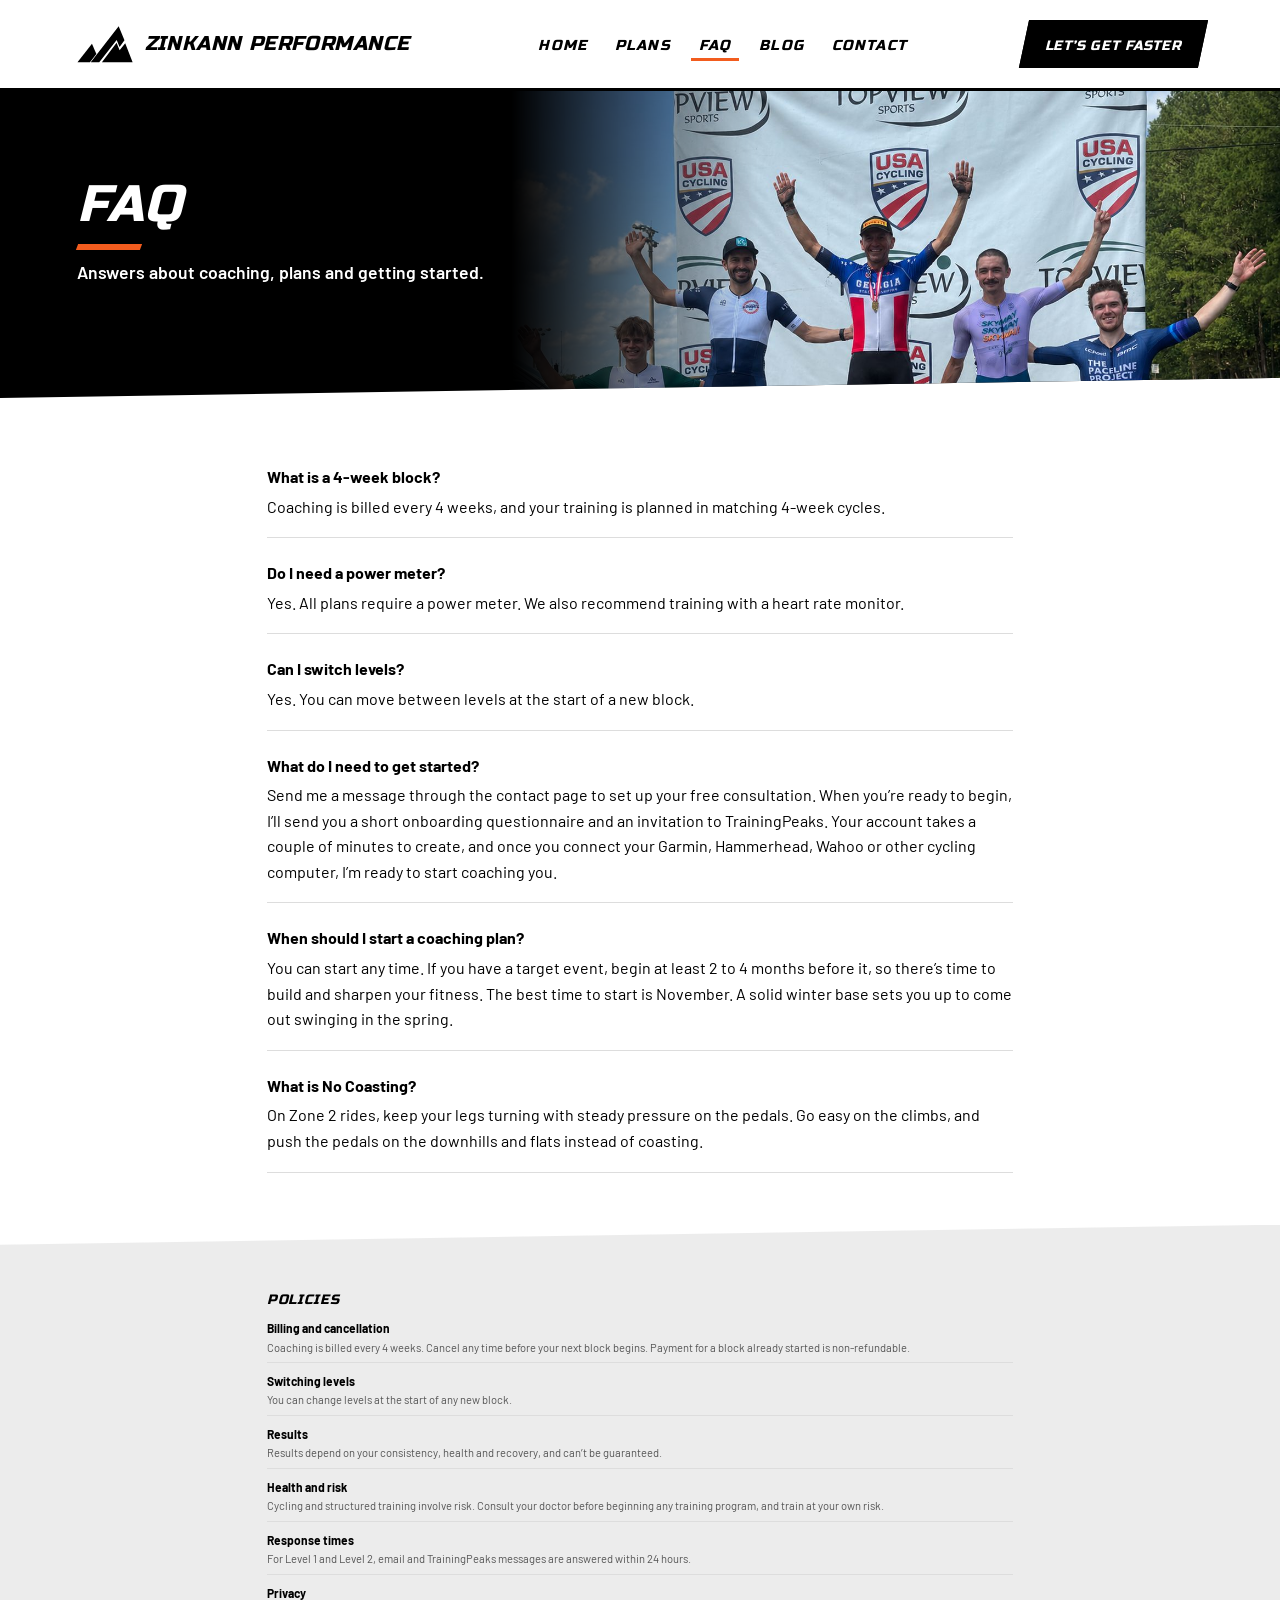
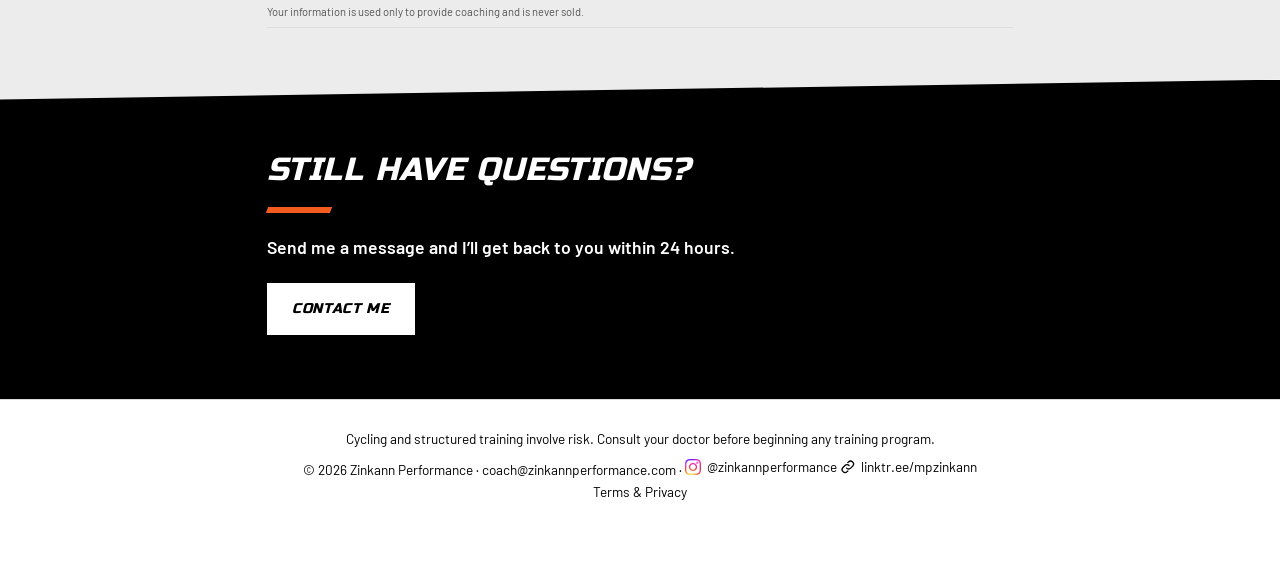
<file: public/faq.html>
<!DOCTYPE html>
<html lang="en">
<head>
<meta charset="utf-8">
<meta name="viewport" content="width=device-width, initial-scale=1, viewport-fit=cover">
<title>FAQ | Zinkann Performance</title>
<meta name="description" content="Answers about online cycling coaching with Michael Zinkann: 4-week blocks, power meters, switching levels, how to get started and more.">
<meta property="og:type" content="website">
<meta property="og:site_name" content="Zinkann Performance">
<meta property="og:title" content="FAQ | Zinkann Performance">
<meta property="og:description" content="Answers about online cycling coaching with Michael Zinkann: 4-week blocks, power meters, switching levels, how to get started and more.">
<meta property="og:url" content="https://zinkannperformance.com/faq">
<meta property="og:image" content="https://zinkannperformance.com/images/og-share.jpg">
<meta property="og:image:width" content="1200">
<meta property="og:image:height" content="630">
<meta name="twitter:card" content="summary_large_image">
<meta name="twitter:image" content="https://zinkannperformance.com/images/og-share.jpg">
<link rel="canonical" href="https://zinkannperformance.com/faq">
<link rel="icon" href="/favicon.ico" sizes="any">
<link rel="icon" type="image/png" sizes="48x48" href="/favicon-48.png">
<link rel="icon" type="image/png" sizes="192x192" href="/favicon-192.png">
<link rel="apple-touch-icon" href="/apple-touch-icon.png">
<link rel="preconnect" href="https://fonts.googleapis.com">
<link rel="preconnect" href="https://fonts.gstatic.com" crossorigin>
<link href="https://fonts.googleapis.com/css2?family=Barlow:ital,wght@0,400;0,500;0,600;1,400&family=Russo+One&display=swap" rel="stylesheet">
<style>
:root{box-sizing:border-box;padding-top:env(safe-area-inset-top,0px);padding-bottom:env(safe-area-inset-bottom,0px)}
*,*::before,*::after{box-sizing:inherit}
body{margin:0;background:#fff;color:#000;font-family:"Barlow","Helvetica Neue",Helvetica,Arial,sans-serif;line-height:1.6}
header{display:flex;align-items:center;justify-content:space-between;flex-wrap:wrap;gap:12px;padding:20px 6vw;border-bottom:3px solid #000}
.brand{display:flex;align-items:center;gap:12px;text-decoration:none;color:#000;font-family:"Russo One","Arial Black",Arial,sans-serif;font-style:italic;font-weight:400;font-size:1.25rem;letter-spacing:.03em;text-transform:uppercase}
.brand svg{width:56px;height:auto}
nav a{color:#000;text-decoration:none;margin-left:22px;font-family:"Russo One","Arial Black",Arial,sans-serif;font-style:italic;font-size:.9rem;font-weight:400;text-transform:uppercase;letter-spacing:.08em;padding-bottom:3px;border-bottom:3px solid transparent}
nav a:hover,nav a.active{border-bottom-color:#F25C1E}
.page{display:none;max-width:900px;margin:0 auto;padding:72px 6vw}
.page.show{display:block}
h2{font-family:"Russo One","Arial Black",Arial,sans-serif;font-style:italic;font-weight:400;font-size:2rem;text-transform:uppercase;letter-spacing:.03em;margin:0 0 20px}
.tiers{display:grid;grid-template-columns:repeat(auto-fit,minmax(280px,1fr));gap:28px;margin-top:36px;align-items:start}
.tier{border:3px solid #000;padding:32px 28px;background:#fff;color:#000;display:flex;flex-direction:column;position:relative;transition:transform .25s ease,box-shadow .25s ease,background .25s ease,color .25s ease}
.tier:hover{background:#000;color:#fff;transform:translateY(-8px) scale(1.02);box-shadow:0 14px 28px rgba(0,0,0,.25);z-index:2}
.tier:hover .badge{background:#fff;color:#000}
.badge{position:absolute;top:0;right:0;background:#F25C1E;color:#fff;padding:5px 18px;font-family:"Russo One","Arial Black",Arial,sans-serif;font-style:italic;font-size:.75rem;letter-spacing:.1em;text-transform:uppercase}
.sub{font-weight:700;font-size:.8rem;letter-spacing:.12em;text-transform:uppercase;margin:6px 0 22px}
.bar{height:5px;background:#000;margin:0 0 22px}
.tier:hover .bar{background:#fff}
.feat ul{list-style:none;padding:0;margin:0 0 30px}
.feat li{padding:8px 0 8px 28px;position:relative}
.feat li::before{content:"";position:absolute;left:4px;top:.95em;width:10px;height:10px;background:currentColor;transform:skewX(-20deg)}
.cta{display:block;text-align:center;border:3px solid #000;color:#000;background:#fff;text-decoration:none;transform:skewX(-12deg);padding:14px;margin-top:auto}
.cta span{display:inline-block;transform:skewX(12deg);font-family:"Russo One","Arial Black",Arial,sans-serif;font-style:italic;text-transform:uppercase;letter-spacing:.08em}
.tier:hover .cta{background:#fff;color:#000;border-color:#fff}
.cta:hover{background:#000;color:#fff}
.tier:hover .cta:hover{background:#000;color:#fff;border-color:#fff}
.tier h3{margin:0 0 4px;font-family:"Russo One","Arial Black",Arial,sans-serif;font-style:italic;text-transform:uppercase;letter-spacing:.03em;font-size:1.3rem;font-weight:400;}
.price{font-family:"Russo One","Arial Black",Arial,sans-serif;font-style:italic;font-size:3.2rem;line-height:1;margin:0 0 22px}
.price small{font-size:1.1rem}
.btns{display:flex;flex-wrap:wrap;gap:16px;margin-top:36px}
.btn{display:inline-block;padding:14px 28px;border:3px solid #000;color:#000;background:#fff;text-decoration:none;font-family:"Russo One","Arial Black",Arial,sans-serif;font-style:italic;text-transform:uppercase;letter-spacing:.05em;font-size:.95rem}
.btn.solid{background:#fff;color:#000}
.btn:hover{background:#000;color:#fff}
.btn.solid:hover{background:#000;color:#fff}
footer{text-align:center;padding:28px 28px 72px;font-size:.85rem;border-top:1px solid #ddd}
img.ph{display:block;width:100%;height:auto;object-fit:cover}
.wide{margin:0 0 50px}
.wide img{max-height:460px;object-position:50% 25%}
.wide.road img{max-height:320px;object-position:50% 68%}
.wide.road{margin-bottom:36px}
.wide.blog{margin-bottom:36px}
.wide.blog img{max-height:420px;object-position:50% 30%}
.split{display:grid;grid-template-columns:1.25fr 1fr;gap:36px;align-items:start}
.split img{max-height:540px;object-position:50% 55%}
.hcta{border:3px solid #000;background:#000;color:#fff;text-decoration:none;transform:skewX(-12deg);padding:8px 18px}
.hcta span{display:inline-block;transform:skewX(12deg);font-family:"Russo One","Arial Black",Arial,sans-serif;font-style:italic;text-transform:uppercase;letter-spacing:.06em;font-size:.85rem}
.hcta:hover{background:#fff;color:#000}
.rf{font-family:"Russo One","Arial Black",Arial,sans-serif;font-style:italic}
.climb{margin-top:24px}.climb svg{display:block;width:100%;height:auto}
.steps{display:grid;grid-template-columns:repeat(3,1fr);gap:12px;margin:10px 0 0}
.ridge{animation:draw 1.8s ease both}@keyframes draw{from{stroke-dashoffset:1}to{stroke-dashoffset:0}}
@media (prefers-reduced-motion:reduce){.ridge{animation:none}}
@media (max-width:600px){.step p{font-size:.85rem}.step h3{font-size:1rem}}
.step{text-align:center;padding:0 4px}
.step .n{font-family:"Russo One","Arial Black",Arial,sans-serif;font-style:italic;font-size:2rem;line-height:1}
.step h3{font-family:"Russo One","Arial Black",Arial,sans-serif;font-style:italic;text-transform:uppercase;font-weight:400;font-size:1.15rem;margin:8px 0 6px}
.step p{margin:0}
.hwrap{margin-top:70px}
.quotes blockquote{max-width:64ch}
.quotes{display:grid;grid-template-columns:repeat(auto-fit,minmax(260px,1fr));gap:24px}
blockquote{margin:0;padding:6px 0 6px 20px;border-left:5px solid #000;font-size:1.05rem}
blockquote cite{display:block;margin-top:8px;font-style:normal;font-weight:700;font-size:.85rem;text-transform:uppercase;letter-spacing:.08em}
.faq{margin-top:64px}
.faq .q{font-weight:700;margin:22px 0 4px}
.faq .a{margin:0;padding-bottom:18px;border-bottom:1px solid #ddd}
.field{margin:0 0 16px}
.field label{display:block;font-weight:700;font-size:.8rem;text-transform:uppercase;letter-spacing:.1em;margin-bottom:5px}
.field input,.field textarea,.field select{width:100%;border:3px solid #000;background:#fff;color:#000;padding:10px 12px;font:inherit;border-radius:0}
.field textarea{min-height:110px;resize:vertical}
.ferr{color:#b00020;font-size:.9rem;min-height:1.3em;margin:0 0 8px}
button.btn{cursor:pointer;font-size:.95rem}
.bar{transform-origin:left;animation:grow .9s ease both}
@keyframes grow{from{transform:scaleX(0)}to{transform:scaleX(1)}}
@media (prefers-reduced-motion:reduce){.bar{animation:none}}
@media (max-width:700px){.split{grid-template-columns:1fr}.hcta{margin-left:6px}}
.btn,.hcta,.cta,.step,blockquote,img.ph,.brand,nav a{transition:transform .25s ease,box-shadow .25s ease,background .25s ease,color .25s ease}
nav a{padding:4px 8px;margin-left:12px}
nav a:hover{background:#000;color:#fff;transform:translateY(-2px)}
.btn:hover{transform:translateY(-4px);box-shadow:0 8px 16px rgba(0,0,0,.25)}
.hcta:hover{transform:translateY(-3px) skewX(-12deg);box-shadow:0 8px 16px rgba(0,0,0,.25)}
.cta:hover,.tier:hover .cta:hover{transform:translateY(-3px) skewX(-12deg);box-shadow:0 8px 16px rgba(0,0,0,.25)}
.step{padding:14px 8px;border:3px solid transparent}
.step:hover{background:#000;color:#fff;transform:translateY(-6px) scale(1.02);box-shadow:0 12px 24px rgba(0,0,0,.25)}
blockquote:hover{background:#000;color:#fff;padding-right:14px;transform:translateY(-4px);box-shadow:0 10px 20px rgba(0,0,0,.25)}
img.ph{position:relative}
img.ph:hover{transform:scale(1.02);box-shadow:0 14px 28px rgba(0,0,0,.3);z-index:2}
.brand:hover{transform:translateY(-2px)}
.step{cursor:pointer}
.step.on{border-color:#000}
#page-faq .faq{margin-top:0}
.pol h2{font-size:.85rem;letter-spacing:.06em;margin:0 0 4px}
.pol .q{font-size:.75rem;margin:9px 0 1px}
.pol .a{font-size:.7rem;line-height:1.4;padding-bottom:7px;color:#555}
.more{margin:30px 0 0;font-weight:700}
.more a{color:#000}
.posts{display:grid;gap:24px;margin-top:28px}
.post{border:3px solid #000;padding:26px 28px;background:#fff;color:#000;transition:transform .25s ease,box-shadow .25s ease,background .25s ease,color .25s ease}
.post:hover{background:#000;color:#fff;transform:translateY(-6px);box-shadow:0 12px 24px rgba(0,0,0,.25)}
.post .date{font-size:.8rem;font-weight:700;letter-spacing:.1em;text-transform:uppercase}
.post h3{font-family:"Russo One","Arial Black",Arial,sans-serif;font-style:italic;font-weight:400;text-transform:uppercase;font-size:1.3rem;margin:6px 0 8px}
.post p{margin:0}
.split.blogtop{grid-template-columns:1fr 1fr;align-items:center;margin-bottom:36px}
.split.blogtop img{max-height:none}
@media (max-width:700px){.split.blogtop{grid-template-columns:1fr}}
#page-about{max-width:none;padding:0}
.inner{max-width:900px;margin:0 auto;padding:56px 6vw 72px}
#page-about .hero{position:relative;display:flex;align-items:center;min-height:440px;background:#000;color:#fff;overflow:hidden;z-index:5;clip-path:polygon(0 0,100% 0,100% calc(100% - 20px),0 100%)}
.hbg{position:absolute;right:0;top:0;width:64%;height:100%;object-fit:cover;object-position:55% 40%;-webkit-mask-image:linear-gradient(90deg,transparent 0,#000 32%);mask-image:linear-gradient(90deg,transparent 0,#000 32%)}
.htxt{position:relative;max-width:52%;padding:56px 4vw 84px 6vw}
.htxt svg{display:block;width:84px;height:auto;margin-bottom:18px}
.htxt h1{font-family:"Russo One","Arial Black",Arial,sans-serif;font-style:italic;font-weight:400;text-transform:uppercase;font-size:clamp(1.9rem,4.6vw,3rem);line-height:1.04;letter-spacing:.01em;margin:0 0 10px;text-wrap:balance}
.htxt p{margin:0 0 26px;font-size:1.1rem;font-weight:600}
.hbtns{display:flex;flex-wrap:wrap;gap:14px}
.hb{display:inline-block;border:3px solid #fff;color:#fff;background:transparent;padding:12px 22px;text-decoration:none;font-family:"Russo One","Arial Black",Arial,sans-serif;font-style:italic;text-transform:uppercase;letter-spacing:.05em;font-size:.88rem;transition:transform .25s ease,box-shadow .25s ease,background .25s ease,color .25s ease}
.hb.wh{background:#fff;color:#000}
.hb:hover{background:#fff;color:#000;transform:translateY(-4px);box-shadow:0 8px 16px rgba(255,255,255,.2)}
.hb.wh:hover{background:#000;color:#fff}
@media (max-width:720px){
#page-about .hero{display:block;min-height:0}
.hbg{position:relative;display:block;width:100%;height:250px;-webkit-mask-image:linear-gradient(180deg,#000 55%,transparent);mask-image:linear-gradient(180deg,#000 55%,transparent)}
.htxt{max-width:none;padding:0 16px 80px;margin-top:-30px}
.inner{padding:40px 6vw 56px}
}
#page-plans,#page-faq,#page-blog,#page-contact{max-width:none;padding:0}
.inner.narrow{max-width:700px}
.phero{position:relative;display:flex;align-items:center;min-height:260px;background:#000;color:#fff;overflow:hidden;z-index:5;clip-path:polygon(0 0,100% 0,100% calc(100% - 20px),0 100%)}
.pbg{position:absolute;right:0;top:0;width:60%;height:100%;object-fit:cover;-webkit-mask-image:linear-gradient(90deg,transparent 0,#000 32%);mask-image:linear-gradient(90deg,transparent 0,#000 32%)}
.pmark{position:absolute;right:4vw;bottom:-14px;width:min(36vw,360px);height:auto}
.ptxt{position:relative;max-width:60%;padding:48px 4vw 72px 6vw}
.phero h2{font-size:clamp(2rem,5vw,3.2rem);line-height:1.05;margin:0 0 8px;color:#fff}
.phero p{margin:0;font-size:1.1rem;font-weight:600}
@media (max-width:720px){
.phero{display:block;min-height:0}
.pbg{position:relative;display:block;width:100%;height:190px;-webkit-mask-image:linear-gradient(180deg,#000 55%,transparent);mask-image:linear-gradient(180deg,#000 55%,transparent)}
.ptxt{max-width:none;padding:0 16px 64px;margin-top:-24px}
.phero.nopic .ptxt{margin-top:0;padding-top:40px}
.pmark{display:none}
}
.sband{--s:20px;position:relative;margin-top:calc(var(--s) * -1);padding-block:calc(var(--s) + 44px) calc(var(--s) + 52px);clip-path:polygon(0 0,100% 0,100% calc(100% - var(--s)),0 100%)}
.sband .inner{padding-top:0;padding-bottom:0}
.sband .hwrap{margin-top:0}
.sband.white{background:#fff}
.sband.grey{background:#ececec}
.sband.dark{background:#000;color:#fff;clip-path:none;padding-bottom:64px}
.sband.dark h2{color:#fff}
.sband.dark p{margin:0 0 22px;font-size:1.1rem;font-weight:600;max-width:60ch}
.sband.last{clip-path:none}
.z4{z-index:4}.z3{z-index:3}.z2{z-index:2}.z1{z-index:1}
header{position:relative;z-index:50}
.burger{display:none;flex:none;width:46px;height:40px;border:3px solid #000;background:#fff;padding:0;cursor:pointer;place-content:center;gap:5px;transform:skewX(-12deg)}
.burger i{display:block;width:20px;height:3px;background:#000;transition:transform .25s ease,opacity .2s ease}
.burger:focus-visible{outline:3px solid #000;outline-offset:3px}
.mopen .burger{background:#000}
.mopen .burger i{background:#fff}
.mopen .burger i:nth-child(1){transform:translateY(8px) rotate(45deg)}
.mopen .burger i:nth-child(2){opacity:0}
.mopen .burger i:nth-child(3){transform:translateY(-8px) rotate(-45deg)}
.mmenu{display:none}
@media (max-width:720px){
header{flex-wrap:nowrap;gap:10px;padding:12px 16px}
.brand{min-width:0;font-size:.85rem;gap:9px;white-space:nowrap}
.brand span{overflow:hidden;text-overflow:ellipsis}
.brand svg{width:34px;flex:none}
header nav,header .hcta{display:none}
.burger{display:grid}
.mmenu{display:block;position:absolute;left:0;right:0;top:100%;background:#000;color:#fff;padding:8px 16px 52px;clip-path:polygon(0 0,100% 0,100% calc(100% - 20px),0 100%);opacity:0;visibility:hidden;transform:translateY(-10px);transition:opacity .25s ease,transform .25s ease,visibility .25s}
.mopen .mmenu{opacity:1;visibility:visible;transform:none}
main,footer{transition:opacity .25s ease}
header.mopen ~ main,header.mopen ~ footer{opacity:.08}
.mmenu a{display:block;padding:15px 4px;border-bottom:1px solid #333;color:#fff;text-decoration:none;font-family:"Russo One","Arial Black",Arial,sans-serif;font-style:italic;text-transform:uppercase;font-size:1.25rem;letter-spacing:.04em}
.mmenu a.on{border-bottom:3px solid #fff}
.mmenu a.go{margin-top:22px;border:3px solid #fff;background:#fff;color:#000;text-align:center;font-size:.95rem;padding:13px}
}
@media (prefers-reduced-motion:reduce){.mmenu,.burger i{transition:none}}
header{position:sticky;top:env(safe-area-inset-top,0px);background:#fff}
body::before{content:"";position:fixed;inset:0 0 auto;height:env(safe-area-inset-top,0px);z-index:60;background:#fff}
@keyframes rise{from{opacity:0;transform:translateY(14px)}to{opacity:1;transform:none}}
.htxt,.ptxt{animation:rise .7s ease both}
.rv{opacity:.3;transform:translateY(18px)}
.rv.in{opacity:1;transform:none;transition:opacity .6s ease,transform .6s ease}
@media (prefers-reduced-motion:reduce){.htxt,.ptxt{animation:none}.rv{opacity:1;transform:none}}
.hcta:hover{box-shadow:0 8px 16px rgba(242,92,30,.35)}
.hb:hover{box-shadow:0 8px 16px rgba(242,92,30,.35)}
.htxt h1::after,.phero h2::after,.sband.dark h2::after{content:"";display:block;width:64px;height:6px;margin-top:12px;background:#F25C1E;transform:skewX(-20deg);transform-origin:left}
.feat li::before{background:#F25C1E}
.field input:focus,.field textarea:focus,.field select:focus{outline:none;border-color:#F25C1E;box-shadow:0 0 0 3px rgba(242,92,30,.25)}
#send:hover{background:#F25C1E;border-color:#F25C1E;color:#fff}
#ivl .lead{max-width:60ch;margin:18px 0 28px;font-size:1.1rem}
#ivl h2::after{content:"";display:block;width:64px;height:6px;margin-top:12px;background:#F25C1E;transform:skewX(-20deg);transform-origin:left}
#ivl .tag{display:inline-block;font-family:"Russo One",Arial,sans-serif;font-style:italic;text-transform:uppercase;letter-spacing:.1em;font-size:.72rem;background:#000;color:#fff;padding:4px 14px;margin-bottom:14px;transform:skewX(-12deg)}
#ivl .card{background:#fff;border:3px solid #000;padding:20px 20px 12px}
#ivl .stats{display:grid;grid-template-columns:repeat(2,1fr);margin:0 0 14px;border-bottom:3px solid #000;padding-bottom:14px}
#ivl .stat{min-width:0;padding-right:10px}
#ivl .stat b{display:block;font-family:"Russo One","Arial Black",Arial,sans-serif;font-style:italic;font-weight:400;font-size:clamp(1.3rem,4vw,2rem);line-height:1.1}
#ivl .stat span{font-size:.72rem;font-weight:600;letter-spacing:.1em;text-transform:uppercase;color:#555}
#ivl svg{display:block;width:100%;height:auto;overflow:visible}
#ivl svg text{font-family:"Barlow",Arial,sans-serif;font-size:11px;fill:#000}
#ivl .blk{fill:#F25C1E;opacity:.18;cursor:pointer;transition:opacity .2s}
#ivl .blk:hover,#ivl .blk.on{opacity:.38}
#ivl .ov{fill:#F25C1E;opacity:.3;pointer-events:none}
#ivl .blkline{stroke:#F25C1E;stroke-width:3}
#ivl #pw{fill:none;stroke:#000;stroke-width:1.6;stroke-linejoin:round}
#ivl .draw{stroke-dasharray:1;stroke-dashoffset:0;animation:draw 2.2s ease-out}
@keyframes draw{from{stroke-dashoffset:1}to{stroke-dashoffset:0}}
#ivl .readout{min-height:3.2em;margin:10px 0 6px;font-size:1rem}
#ivl .readout b{font-family:"Russo One",Arial,sans-serif;font-style:italic;text-transform:uppercase;letter-spacing:.04em;font-weight:400}
#ivl .note{font-size:.8rem;color:#555;margin:6px 0 0}
@media (max-width:560px){#ivl .card{padding:14px 12px 8px}#ivl svg text{font-size:22px}}
@media (prefers-reduced-motion:reduce){#ivl .draw{animation:none}}
.z0{z-index:0}
.sl{display:inline-flex;align-items:center;gap:.4em;color:inherit;text-decoration:none;border-bottom:2px solid transparent}
.sl:hover{border-bottom-color:#F25C1E}
.si{width:1.15em;height:1.15em;flex:none}
a.post{display:block;text-decoration:none}
.post .more{display:inline-block;margin-top:12px;font-weight:700;font-size:.8rem;letter-spacing:.1em;text-transform:uppercase}
@media (min-width:721px) and (max-width:1080px){header{flex-wrap:nowrap}.brand{font-size:1rem}nav a{margin-left:6px;font-size:.8rem}.hcta{display:none}}
@media (min-width:721px){.hero{min-height:clamp(450px,32vw,580px)}.hbg{width:auto;height:100%;max-width:64%;aspect-ratio:16/9;object-position:55% 12%}.phero{min-height:clamp(280px,24vw,460px)}.pbg{object-position:50% 35%}#page-blog .pbg{object-position:50% 0%}#page-contact .pbg{width:44%;object-position:50% 22%}#page-plans .pbg{object-position:50% 55%}#page-faq .pbg{object-position:50% 23%}}
.mcta{display:none}
@media (max-width:720px){
.mcta{display:block;position:fixed;left:0;right:0;bottom:0;z-index:55;background:#F25C1E;color:#fff;text-align:center;text-decoration:none;padding:14px 12px calc(14px + env(safe-area-inset-bottom,0px));font-family:"Russo One","Arial Black",Arial,sans-serif;font-style:italic;text-transform:uppercase;letter-spacing:.08em;font-size:.95rem;box-shadow:0 -6px 16px rgba(0,0,0,.25);transition:transform .3s ease}
.mcta.off{transform:translateY(110%)}
body{padding-bottom:56px}
}
@media (prefers-reduced-motion:reduce){.mcta{transition:none}}
.ferr.ok{font-weight:700;color:#000;border-left:4px solid #F25C1E;padding-left:10px}
#editbar{position:fixed;right:14px;bottom:calc(14px + env(safe-area-inset-bottom,0px));z-index:5;display:flex;gap:8px}
#editbar button{background:#000;color:#fff;border:0;padding:10px 16px;font:inherit;font-size:.85rem;cursor:pointer}
#editbar button.alt{background:#fff;color:#000;border:1px solid #000}
body.editing [data-edit]{outline:1px dashed #888;outline-offset:3px;cursor:text}
</style>
</head>
<body>

<svg width="0" height="0" style="position:absolute" aria-hidden="true">
  <symbol id="logo" viewBox="-16 0 270 185">
    <g transform="translate(16 0) skewX(-10)">
      <polygon points="56,90 2,180 62,180 86,140"/>
      <polygon points="66,180 170,6 210,74 192,106 172,72 107,180"/>
      <polygon points="268,180 216,88 195,122 174,86 120,180"/>
    </g>
  </symbol>
</svg>

<header>
  <a class="brand" href="index.html"><svg fill="#000" viewBox="0 0 270 185"><use href="#logo"/></svg><span>Zinkann Performance</span></a>
  <nav><a href="index.html" data-nav="about">Home</a><a href="plans.html" data-nav="plans">Plans</a><a href="faq.html" data-nav="faq">FAQ</a><a href="index.html#blog" data-nav="blog">Blog</a><a href="index.html#contact" data-nav="contact">Contact</a></nav>
  <a class="hcta" href="index.html#contact"><span>Let’s get faster</span></a>
  <button class="burger" id="burger" type="button" aria-expanded="false" aria-controls="mnav" aria-label="Menu"><i></i><i></i><i></i></button>
  <div class="mmenu" id="mnav" role="navigation" aria-label="Main menu"><a href="index.html">Home</a><a href="plans.html">Plans</a><a href="faq.html">FAQ</a><a href="index.html#blog">Blog</a><a href="index.html#contact">Contact</a><a class="go" href="index.html#contact">Let’s get faster</a></div>
</header>

<main>
  <div class="page show" id="page-faq">
    <div class="phero">
      <img class="pbg" src="images/photo-416ed97b04.jpg" alt="">
      <div class="ptxt"><h2>FAQ</h2><p data-edit="faqsub">Answers about coaching, plans and getting started.</p></div>
    </div>
    <section class="sband white z4"><div class="inner">
    <div class="faq">
      <p class="q" data-edit="fq1">What is a 4-week block?</p>
      <p class="a" data-edit="fa1">Coaching is billed every 4 weeks, and your training is planned in matching 4-week cycles.</p>
      <p class="q" data-edit="fq2">Do I need a power meter?</p>
      <p class="a" data-edit="fa2b">Yes. All plans require a power meter. We also recommend training with a heart rate monitor.</p>
      <p class="q" data-edit="fq3">Can I switch levels?</p>
      <p class="a" data-edit="fa3">Yes. You can move between levels at the start of a new block.</p>
      <p class="q" data-edit="fq4">What do I need to get started?</p>
      <p class="a" data-edit="fa4e">Send me a message through the contact page to set up your free consultation. When you’re ready to begin, I’ll send you a short onboarding questionnaire and an invitation to TrainingPeaks. Your account takes a couple of minutes to create, and once you connect your Garmin, Hammerhead, Wahoo or other cycling computer, I’m ready to start coaching you.</p>
      <p class="q" data-edit="fq4b">When should I start a coaching plan?</p>
      <p class="a" data-edit="fa4b2">You can start any time. If you have a target event, begin at least 2 to 4 months before it, so there’s time to build and sharpen your fitness. The best time to start is November. A solid winter base sets you up to come out swinging in the spring.</p>
      <p class="q" data-edit="fq5">What is No Coasting?</p>
      <p class="a" data-edit="fa5d">On Zone 2 rides, keep your legs turning with steady pressure on the pedals. Go easy on the climbs, and push the pedals on the downhills and flats instead of coasting.</p>
    </div>
    </div></section>
    <section class="sband grey z3"><div class="inner">
    <div class="faq pol" style="margin-top:0">
      <h2>Policies</h2>
      <p class="q" data-edit="pq1">Billing and cancellation</p>
      <p class="a" data-edit="pa1">Coaching is billed every 4 weeks. Cancel any time before your next block begins. Payment for a block already started is non-refundable.</p>
      <p class="q" data-edit="pq2">Switching levels</p>
      <p class="a" data-edit="pa2">You can change levels at the start of any new block.</p>
      <p class="q" data-edit="pq3">Results</p>
      <p class="a" data-edit="pa3">Results depend on your consistency, health and recovery, and can’t be guaranteed.</p>
      <p class="q" data-edit="pq4">Health and risk</p>
      <p class="a" data-edit="pa4">Cycling and structured training involve risk. Consult your doctor before beginning any training program, and train at your own risk.</p>
      <p class="q" data-edit="pq5">Response times</p>
      <p class="a" data-edit="pa5c">For Level 1 and Level 2, email and TrainingPeaks messages are answered within 24 hours.</p>
      <p class="q" data-edit="pq6">Privacy</p>
      <p class="a" data-edit="pa6">Your information is used only to provide coaching and is never sold.</p>
    </div>
    </div></section>
    <section class="sband dark z2"><div class="inner">
      <h2 data-edit="faqctah">Still have questions?</h2>
      <p data-edit="faqctap2">Send me a message and I’ll get back to you within 24 hours.</p>
      <a class="hb wh" href="index.html#contact">Contact me</a>
    </div></section>
  </div>

</main>

<footer><div data-edit="disc" style="margin-bottom:6px">Cycling and structured training involve risk. Consult your doctor before beginning any training program.</div><span data-edit="foot5">© 2026 Zinkann Performance · coach@zinkannperformance.com · <a class="sl" href="https://instagram.com/zinkannperformance" target="_blank" rel="noopener"><img class="si" src="images/photo-17ded61938.png" alt="" width="20" height="20">@zinkannperformance</a> <a class="sl" href="https://linktr.ee/mpzinkann" target="_blank" rel="noopener"><svg class="si" viewBox="0 0 24 24" aria-hidden="true"><path d="M10 14a4.5 4.5 0 0 0 6.4 0l3-3a4.5 4.5 0 0 0-6.4-6.4l-1 1M14 10a4.5 4.5 0 0 0-6.4 0l-3 3a4.5 4.5 0 0 0 6.4 6.4l1-1" fill="none" stroke="currentColor" stroke-width="2" stroke-linecap="round"/></svg>linktr.ee/mpzinkann</a><br><a class="sl" href="terms.html">Terms &amp; Privacy</a></span></footer>


<script>(function(){var n=document.querySelector('[data-nav="faq"]');if(n)n.classList.add("active");})();</script>
<script>
(function(){
  var hd=document.querySelector("header"),b=document.getElementById("burger"),m=document.getElementById("mnav");
  var links=[].slice.call(m.querySelectorAll("a"));
  function set(o){hd.classList.toggle("mopen",o);b.setAttribute("aria-expanded",o?"true":"false");}
  b.addEventListener("click",function(){set(!hd.classList.contains("mopen"));});
  links.forEach(function(a){a.addEventListener("click",function(){set(false);});});
  document.addEventListener("keydown",function(e){if(e.key==="Escape")set(false);});
  document.addEventListener("click",function(e){if(!hd.contains(e.target))set(false);});
  function mark(){var cur=location.hash||"#about";links.forEach(function(a){a.classList.toggle("on",a.getAttribute("href")===cur&&!a.classList.contains("go"));});}
  window.addEventListener("hashchange",function(){mark();set(false);});
  mark();
})();
</script>
<a class="mcta" id="mcta" href="index.html#contact"><span>Let’s get faster</span></a>
<script>(function(){function m(){var c=document.getElementById("mcta");if(c)c.classList.toggle("off",location.hash==="#contact");}m();window.addEventListener("hashchange",m);})();</script>
<script>
(function(){
  if(!("IntersectionObserver" in window))return;
  if(window.matchMedia&&matchMedia("(prefers-reduced-motion:reduce)").matches)return;
  var done=new WeakSet();
  var io=new IntersectionObserver(function(es){
    es.forEach(function(e){if(e.isIntersecting){e.target.classList.add("in");io.unobserve(e.target);}});
  },{threshold:.08,rootMargin:"0px 0px -6% 0px"});
  function setup(){
    var pg=document.querySelector(".page.show");
    if(!pg)return;
    [].slice.call(pg.querySelectorAll(".sband .inner > *:not(.tiers):not(.steps), .tiers > *, .steps > *")).forEach(function(el){
      if(done.has(el))return;
      done.add(el);
      if(el.getBoundingClientRect().top>window.innerHeight*0.92){
        var i=Array.prototype.indexOf.call(el.parentNode.children,el);
        el.style.transitionDelay=Math.min(i*70,280)+"ms";
        el.classList.add("rv");
        io.observe(el);
        setTimeout(function(){el.classList.remove("rv","in");el.style.transitionDelay="";},2200);
      }
    });
  }
  setup();
  window.addEventListener("hashchange",function(){setTimeout(setup,60);});
})();
</script>
</body>
</html>
</file>
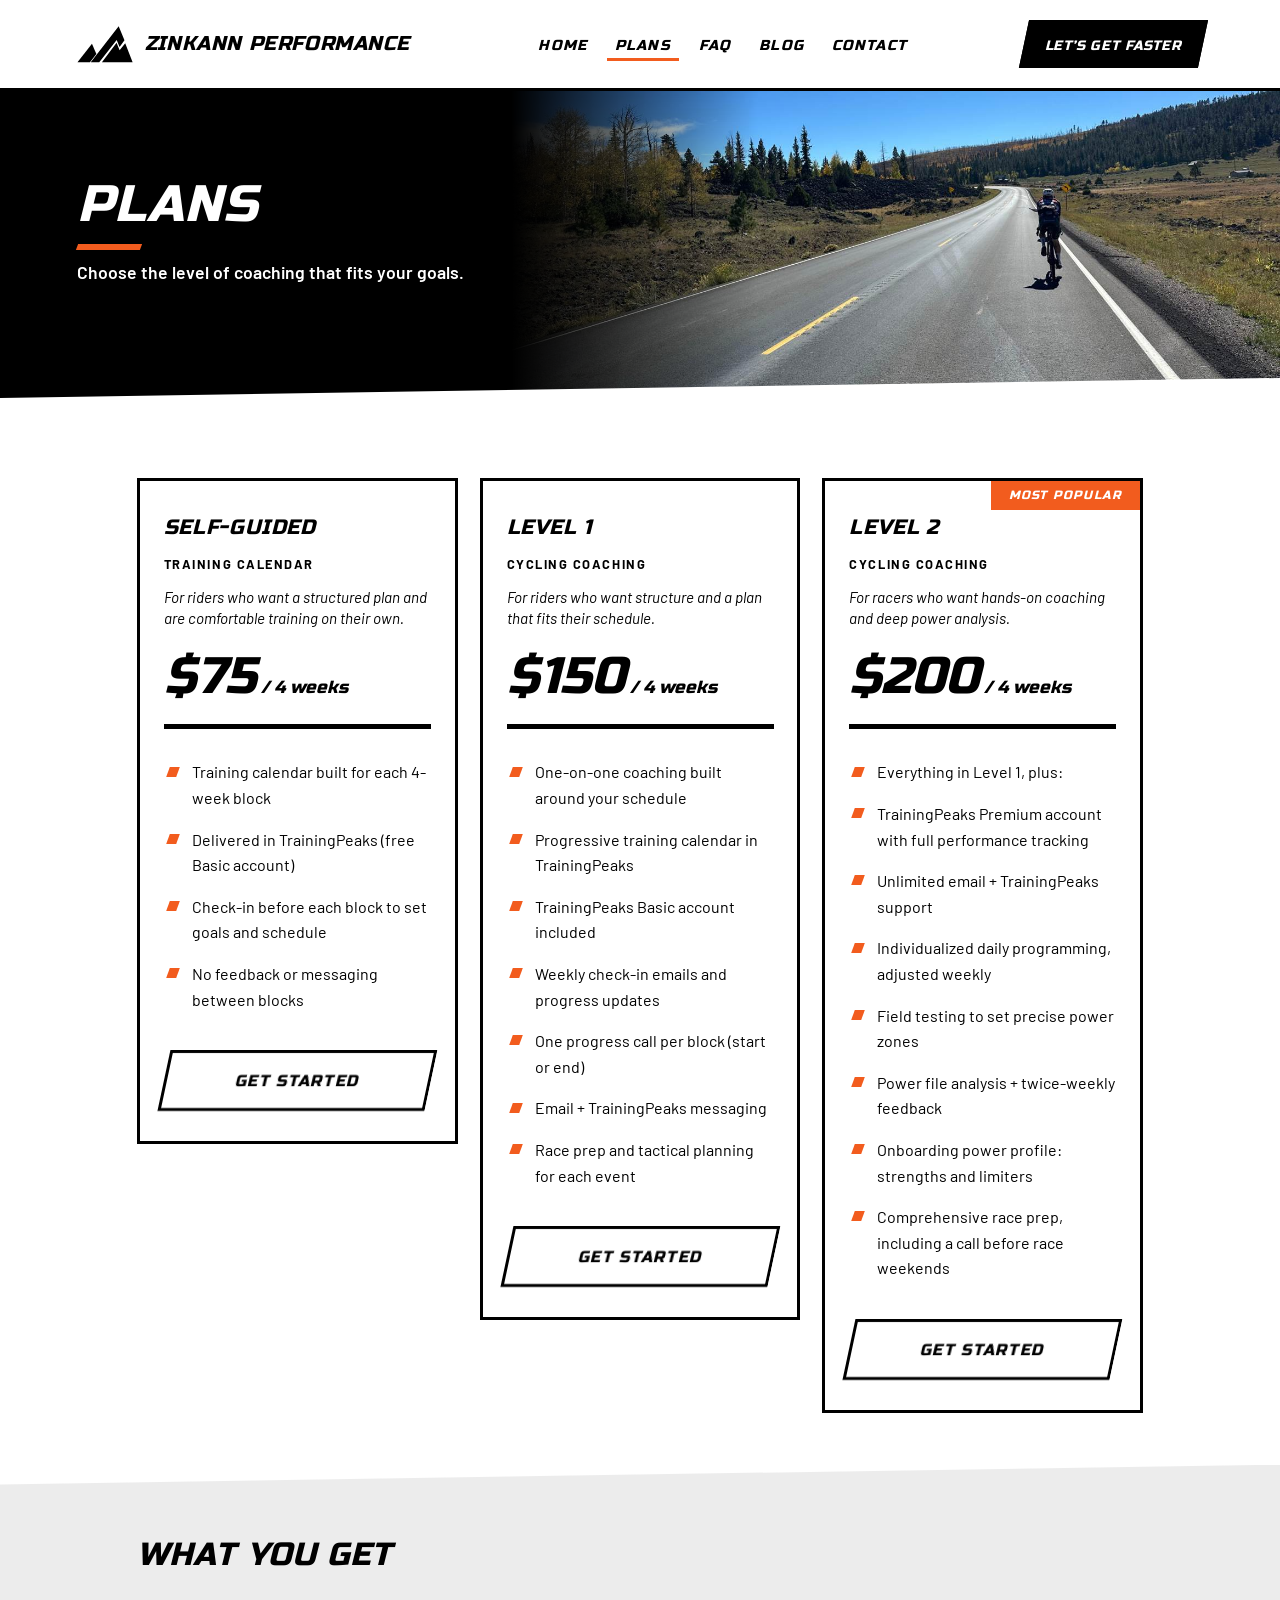
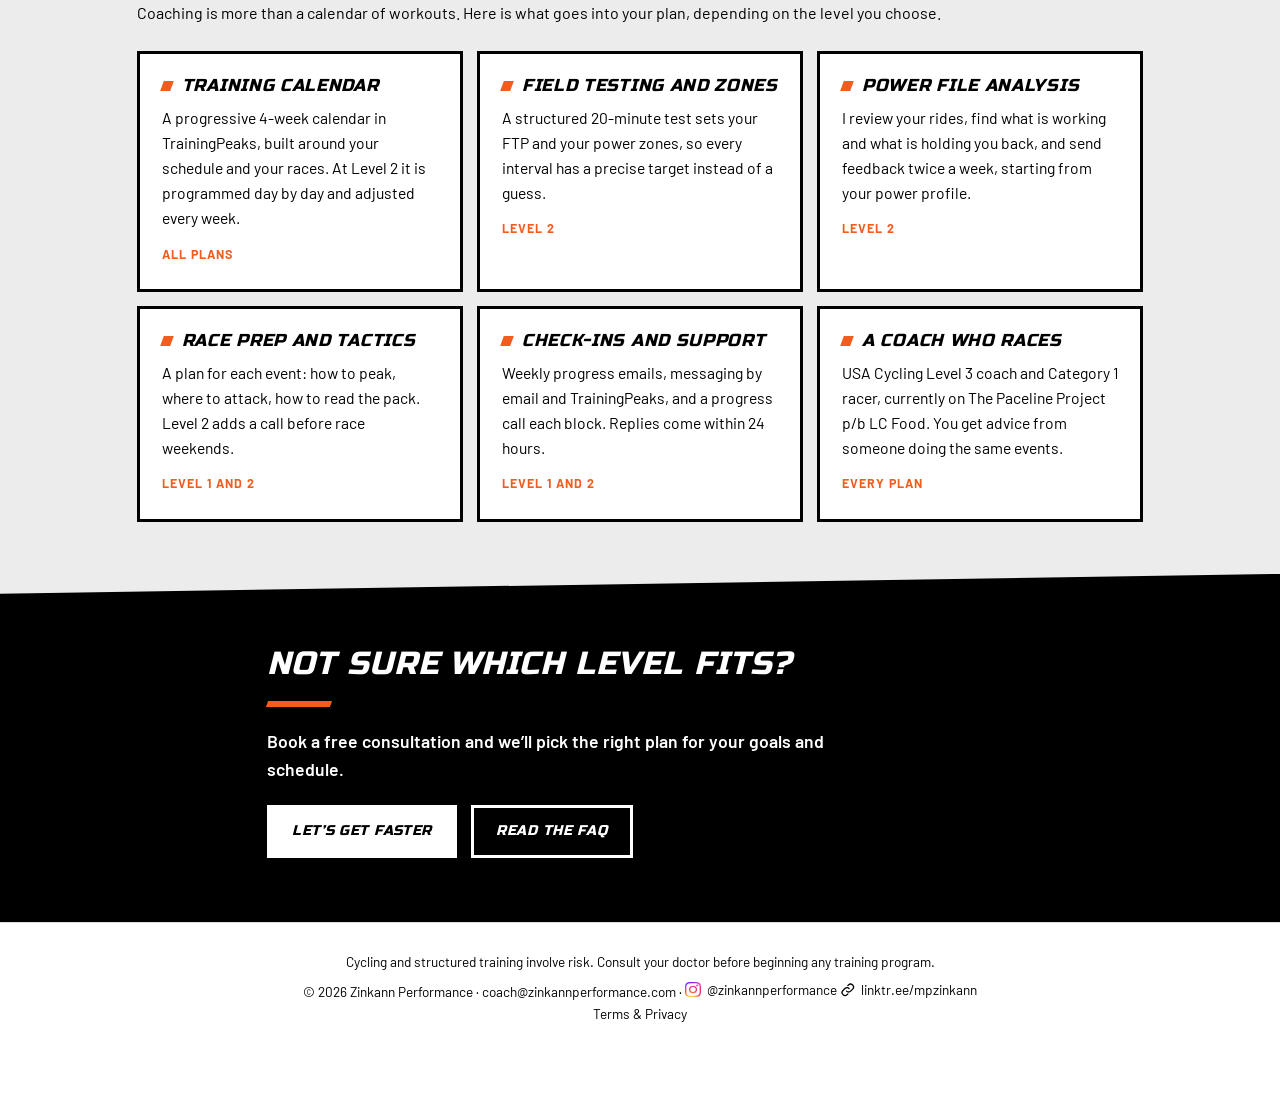
<file: public/plans.html>
<!DOCTYPE html>
<html lang="en">
<head>
<meta charset="utf-8">
<meta name="viewport" content="width=device-width, initial-scale=1, viewport-fit=cover">
<title>Coaching Plans | Zinkann Performance</title>
<meta name="description" content="Level 1 and Level 2 online cycling coaching plans from USA Cycling Level 3 Coach Michael Zinkann. Power-based, individualized training billed every 4 weeks.">
<meta property="og:type" content="website">
<meta property="og:site_name" content="Zinkann Performance">
<meta property="og:title" content="Coaching Plans | Zinkann Performance">
<meta property="og:description" content="Level 1 and Level 2 online cycling coaching plans from USA Cycling Level 3 Coach Michael Zinkann. Power-based, individualized training billed every 4 weeks.">
<meta property="og:url" content="https://zinkannperformance.com/plans">
<meta property="og:image" content="https://zinkannperformance.com/images/og-share.jpg">
<meta property="og:image:width" content="1200">
<meta property="og:image:height" content="630">
<meta name="twitter:card" content="summary_large_image">
<meta name="twitter:image" content="https://zinkannperformance.com/images/og-share.jpg">
<link rel="canonical" href="https://zinkannperformance.com/plans">
<link rel="icon" href="/favicon.ico" sizes="any">
<link rel="icon" type="image/png" sizes="48x48" href="/favicon-48.png">
<link rel="icon" type="image/png" sizes="192x192" href="/favicon-192.png">
<link rel="apple-touch-icon" href="/apple-touch-icon.png">
<link rel="preconnect" href="https://fonts.googleapis.com">
<link rel="preconnect" href="https://fonts.gstatic.com" crossorigin>
<link href="https://fonts.googleapis.com/css2?family=Barlow:ital,wght@0,400;0,500;0,600;1,400&family=Russo+One&display=swap" rel="stylesheet">
<style>
:root{box-sizing:border-box;padding-top:env(safe-area-inset-top,0px);padding-bottom:env(safe-area-inset-bottom,0px)}
*,*::before,*::after{box-sizing:inherit}
body{margin:0;background:#fff;color:#000;font-family:"Barlow","Helvetica Neue",Helvetica,Arial,sans-serif;line-height:1.6}
header{display:flex;align-items:center;justify-content:space-between;flex-wrap:wrap;gap:12px;padding:20px 6vw;border-bottom:3px solid #000}
.brand{display:flex;align-items:center;gap:12px;text-decoration:none;color:#000;font-family:"Russo One","Arial Black",Arial,sans-serif;font-style:italic;font-weight:400;font-size:1.25rem;letter-spacing:.03em;text-transform:uppercase}
.brand svg{width:56px;height:auto}
nav a{color:#000;text-decoration:none;margin-left:22px;font-family:"Russo One","Arial Black",Arial,sans-serif;font-style:italic;font-size:.9rem;font-weight:400;text-transform:uppercase;letter-spacing:.08em;padding-bottom:3px;border-bottom:3px solid transparent}
nav a:hover,nav a.active{border-bottom-color:#F25C1E}
.page{display:none;max-width:900px;margin:0 auto;padding:72px 6vw}
.page.show{display:block}
h2{font-family:"Russo One","Arial Black",Arial,sans-serif;font-style:italic;font-weight:400;font-size:2rem;text-transform:uppercase;letter-spacing:.03em;margin:0 0 20px}
.tiers{display:grid;grid-template-columns:repeat(auto-fit,minmax(280px,1fr));gap:28px;margin-top:36px;align-items:start}
.tier{border:3px solid #000;padding:32px 28px;background:#fff;color:#000;display:flex;flex-direction:column;position:relative;transition:transform .25s ease,box-shadow .25s ease,background .25s ease,color .25s ease}
.tier:hover{background:#000;color:#fff;transform:translateY(-8px) scale(1.02);box-shadow:0 14px 28px rgba(0,0,0,.25);z-index:2}
.tier:hover .badge{background:#fff;color:#000}
.badge{position:absolute;top:0;right:0;background:#F25C1E;color:#fff;padding:5px 18px;font-family:"Russo One","Arial Black",Arial,sans-serif;font-style:italic;font-size:.75rem;letter-spacing:.1em;text-transform:uppercase}
.sub{font-weight:700;font-size:.8rem;letter-spacing:.12em;text-transform:uppercase;margin:6px 0 22px}
.bar{height:5px;background:#000;margin:0 0 22px}
.tier:hover .bar{background:#fff}
.feat ul{list-style:none;padding:0;margin:0 0 30px}
.feat li{padding:8px 0 8px 28px;position:relative}
.feat li::before{content:"";position:absolute;left:4px;top:.95em;width:10px;height:10px;background:currentColor;transform:skewX(-20deg)}
.cta{display:block;text-align:center;border:3px solid #000;color:#000;background:#fff;text-decoration:none;transform:skewX(-12deg);padding:14px;margin-top:auto}
.cta span{display:inline-block;transform:skewX(12deg);font-family:"Russo One","Arial Black",Arial,sans-serif;font-style:italic;text-transform:uppercase;letter-spacing:.08em}
.tier:hover .cta{background:#fff;color:#000;border-color:#fff}
.cta:hover{background:#000;color:#fff}
.tier:hover .cta:hover{background:#000;color:#fff;border-color:#fff}
.tier h3{margin:0 0 4px;font-family:"Russo One","Arial Black",Arial,sans-serif;font-style:italic;text-transform:uppercase;letter-spacing:.03em;font-size:1.3rem;font-weight:400;}
.price{font-family:"Russo One","Arial Black",Arial,sans-serif;font-style:italic;font-size:3.2rem;line-height:1;margin:0 0 22px}
.price small{font-size:1.1rem}
.inner.wide{max-width:1160px}
@media (min-width:1000px){.wide .tiers{grid-template-columns:repeat(3,1fr);gap:22px}.wide .tier{padding:30px 24px}}
.svcgrid{display:grid;grid-template-columns:repeat(auto-fit,minmax(min(100%,290px),1fr));gap:14px;margin-top:26px}
.svc{border:3px solid #000;background:#fff;color:#000;padding:22px 22px 24px;min-width:0;transition:transform .25s ease,background .25s ease,color .25s ease,box-shadow .25s ease}
.svc:hover{background:#000;color:#fff;transform:translateY(-6px);box-shadow:0 14px 28px rgba(0,0,0,.25)}
.svc h3{font-family:"Russo One","Arial Black",Arial,sans-serif;font-style:italic;font-weight:400;text-transform:uppercase;letter-spacing:.04em;font-size:1.08rem;line-height:1.2;margin:0 0 8px;display:flex;gap:10px;align-items:baseline}
.svc h3::before{content:"";flex:none;width:10px;height:10px;background:#F25C1E;transform:skewX(-20deg)}
.svc p{margin:0;font-size:.98rem}
.svc .tag{display:inline-block;margin-top:14px;font-size:.78rem;font-weight:700;letter-spacing:.08em;text-transform:uppercase;color:#F25C1E}
@media (prefers-reduced-motion:reduce){.svc{transition:none}.svc:hover{transform:none}}
.who{margin:-10px 0 22px;font-size:.95rem;line-height:1.4;font-style:italic}
.btns{display:flex;flex-wrap:wrap;gap:16px;margin-top:36px}
.btn{display:inline-block;padding:14px 28px;border:3px solid #000;color:#000;background:#fff;text-decoration:none;font-family:"Russo One","Arial Black",Arial,sans-serif;font-style:italic;text-transform:uppercase;letter-spacing:.05em;font-size:.95rem}
.btn.solid{background:#fff;color:#000}
.btn:hover{background:#000;color:#fff}
.btn.solid:hover{background:#000;color:#fff}
footer{text-align:center;padding:28px 28px 72px;font-size:.85rem;border-top:1px solid #ddd}
img.ph{display:block;width:100%;height:auto;object-fit:cover}
.wide{margin:0 0 50px}
.wide img{max-height:460px;object-position:50% 25%}
.wide.road img{max-height:320px;object-position:50% 68%}
.wide.road{margin-bottom:36px}
.wide.blog{margin-bottom:36px}
.wide.blog img{max-height:420px;object-position:50% 30%}
.split{display:grid;grid-template-columns:1.25fr 1fr;gap:36px;align-items:start}
.split img{max-height:540px;object-position:50% 55%}
.hcta{border:3px solid #000;background:#000;color:#fff;text-decoration:none;transform:skewX(-12deg);padding:8px 18px}
.hcta span{display:inline-block;transform:skewX(12deg);font-family:"Russo One","Arial Black",Arial,sans-serif;font-style:italic;text-transform:uppercase;letter-spacing:.06em;font-size:.85rem}
.hcta:hover{background:#fff;color:#000}
.rf{font-family:"Russo One","Arial Black",Arial,sans-serif;font-style:italic}
.climb{margin-top:24px}.climb svg{display:block;width:100%;height:auto}
.steps{display:grid;grid-template-columns:repeat(3,1fr);gap:12px;margin:10px 0 0}
.ridge{animation:draw 1.8s ease both}@keyframes draw{from{stroke-dashoffset:1}to{stroke-dashoffset:0}}
@media (prefers-reduced-motion:reduce){.ridge{animation:none}}
@media (max-width:600px){.step p{font-size:.85rem}.step h3{font-size:1rem}}
.step{text-align:center;padding:0 4px}
.step .n{font-family:"Russo One","Arial Black",Arial,sans-serif;font-style:italic;font-size:2rem;line-height:1}
.step h3{font-family:"Russo One","Arial Black",Arial,sans-serif;font-style:italic;text-transform:uppercase;font-weight:400;font-size:1.15rem;margin:8px 0 6px}
.step p{margin:0}
.hwrap{margin-top:70px}
.quotes blockquote{max-width:64ch}
.quotes{display:grid;grid-template-columns:repeat(auto-fit,minmax(260px,1fr));gap:24px}
blockquote{margin:0;padding:6px 0 6px 20px;border-left:5px solid #000;font-size:1.05rem}
blockquote cite{display:block;margin-top:8px;font-style:normal;font-weight:700;font-size:.85rem;text-transform:uppercase;letter-spacing:.08em}
.faq{margin-top:64px}
.faq .q{font-weight:700;margin:22px 0 4px}
.faq .a{margin:0;padding-bottom:18px;border-bottom:1px solid #ddd}
.field{margin:0 0 16px}
.field label{display:block;font-weight:700;font-size:.8rem;text-transform:uppercase;letter-spacing:.1em;margin-bottom:5px}
.field input,.field textarea,.field select{width:100%;border:3px solid #000;background:#fff;color:#000;padding:10px 12px;font:inherit;border-radius:0}
.field textarea{min-height:110px;resize:vertical}
.ferr{color:#b00020;font-size:.9rem;min-height:1.3em;margin:0 0 8px}
button.btn{cursor:pointer;font-size:.95rem}
.bar{transform-origin:left;animation:grow .9s ease both}
@keyframes grow{from{transform:scaleX(0)}to{transform:scaleX(1)}}
@media (prefers-reduced-motion:reduce){.bar{animation:none}}
@media (max-width:700px){.split{grid-template-columns:1fr}.hcta{margin-left:6px}}
.btn,.hcta,.cta,.step,blockquote,img.ph,.brand,nav a{transition:transform .25s ease,box-shadow .25s ease,background .25s ease,color .25s ease}
nav a{padding:4px 8px;margin-left:12px}
nav a:hover{background:#000;color:#fff;transform:translateY(-2px)}
.btn:hover{transform:translateY(-4px);box-shadow:0 8px 16px rgba(0,0,0,.25)}
.hcta:hover{transform:translateY(-3px) skewX(-12deg);box-shadow:0 8px 16px rgba(0,0,0,.25)}
.cta:hover,.tier:hover .cta:hover{transform:translateY(-3px) skewX(-12deg);box-shadow:0 8px 16px rgba(0,0,0,.25)}
.step{padding:14px 8px;border:3px solid transparent}
.step:hover{background:#000;color:#fff;transform:translateY(-6px) scale(1.02);box-shadow:0 12px 24px rgba(0,0,0,.25)}
blockquote:hover{background:#000;color:#fff;padding-right:14px;transform:translateY(-4px);box-shadow:0 10px 20px rgba(0,0,0,.25)}
img.ph{position:relative}
img.ph:hover{transform:scale(1.02);box-shadow:0 14px 28px rgba(0,0,0,.3);z-index:2}
.brand:hover{transform:translateY(-2px)}
.step{cursor:pointer}
.step.on{border-color:#000}
#page-faq .faq{margin-top:0}
.more{margin:30px 0 0;font-weight:700}
.more a{color:#000}
.posts{display:grid;gap:24px;margin-top:28px}
.post{border:3px solid #000;padding:26px 28px;background:#fff;color:#000;transition:transform .25s ease,box-shadow .25s ease,background .25s ease,color .25s ease}
.post:hover{background:#000;color:#fff;transform:translateY(-6px);box-shadow:0 12px 24px rgba(0,0,0,.25)}
.post .date{font-size:.8rem;font-weight:700;letter-spacing:.1em;text-transform:uppercase}
.post h3{font-family:"Russo One","Arial Black",Arial,sans-serif;font-style:italic;font-weight:400;text-transform:uppercase;font-size:1.3rem;margin:6px 0 8px}
.post p{margin:0}
.split.blogtop{grid-template-columns:1fr 1fr;align-items:center;margin-bottom:36px}
.split.blogtop img{max-height:none}
@media (max-width:700px){.split.blogtop{grid-template-columns:1fr}}
#page-about{max-width:none;padding:0}
.inner{max-width:900px;margin:0 auto;padding:56px 6vw 72px}
#page-about .hero{position:relative;display:flex;align-items:center;min-height:440px;background:#000;color:#fff;overflow:hidden;z-index:5;clip-path:polygon(0 0,100% 0,100% calc(100% - 20px),0 100%)}
.hbg{position:absolute;right:0;top:0;width:64%;height:100%;object-fit:cover;object-position:55% 40%;-webkit-mask-image:linear-gradient(90deg,transparent 0,#000 32%);mask-image:linear-gradient(90deg,transparent 0,#000 32%)}
.htxt{position:relative;max-width:52%;padding:56px 4vw 84px 6vw}
.htxt svg{display:block;width:84px;height:auto;margin-bottom:18px}
.htxt h1{font-family:"Russo One","Arial Black",Arial,sans-serif;font-style:italic;font-weight:400;text-transform:uppercase;font-size:clamp(1.9rem,4.6vw,3rem);line-height:1.04;letter-spacing:.01em;margin:0 0 10px;text-wrap:balance}
.htxt p{margin:0 0 26px;font-size:1.1rem;font-weight:600}
.hbtns{display:flex;flex-wrap:wrap;gap:14px}
.hb{display:inline-block;border:3px solid #fff;color:#fff;background:transparent;padding:12px 22px;text-decoration:none;font-family:"Russo One","Arial Black",Arial,sans-serif;font-style:italic;text-transform:uppercase;letter-spacing:.05em;font-size:.88rem;transition:transform .25s ease,box-shadow .25s ease,background .25s ease,color .25s ease}
.hb.wh{background:#fff;color:#000}
.hb:hover{background:#fff;color:#000;transform:translateY(-4px);box-shadow:0 8px 16px rgba(255,255,255,.2)}
.hb.wh:hover{background:#000;color:#fff}
@media (max-width:720px){
#page-about .hero{display:block;min-height:0}
.hbg{position:relative;display:block;width:100%;height:250px;-webkit-mask-image:linear-gradient(180deg,#000 55%,transparent);mask-image:linear-gradient(180deg,#000 55%,transparent)}
.htxt{max-width:none;padding:0 16px 80px;margin-top:-30px}
.inner{padding:40px 6vw 56px}
}
#page-plans,#page-faq,#page-blog,#page-contact{max-width:none;padding:0}
.inner.narrow{max-width:700px}
.phero{position:relative;display:flex;align-items:center;min-height:260px;background:#000;color:#fff;overflow:hidden;z-index:5;clip-path:polygon(0 0,100% 0,100% calc(100% - 20px),0 100%)}
.pbg{position:absolute;right:0;top:0;width:60%;height:100%;object-fit:cover;-webkit-mask-image:linear-gradient(90deg,transparent 0,#000 32%);mask-image:linear-gradient(90deg,transparent 0,#000 32%)}
.pmark{position:absolute;right:4vw;bottom:-14px;width:min(36vw,360px);height:auto}
.ptxt{position:relative;max-width:60%;padding:48px 4vw 72px 6vw}
.phero h2{font-size:clamp(2rem,5vw,3.2rem);line-height:1.05;margin:0 0 8px;color:#fff}
.phero p{margin:0;font-size:1.1rem;font-weight:600}
@media (max-width:720px){
.phero{display:block;min-height:0}
.pbg{position:relative;display:block;width:100%;height:190px;-webkit-mask-image:linear-gradient(180deg,#000 55%,transparent);mask-image:linear-gradient(180deg,#000 55%,transparent)}
.ptxt{max-width:none;padding:0 16px 64px;margin-top:-24px}
.phero.nopic .ptxt{margin-top:0;padding-top:40px}
.pmark{display:none}
}
.sband{--s:20px;position:relative;margin-top:calc(var(--s) * -1);padding-block:calc(var(--s) + 44px) calc(var(--s) + 52px);clip-path:polygon(0 0,100% 0,100% calc(100% - var(--s)),0 100%)}
.sband .inner{padding-top:0;padding-bottom:0}
.sband .hwrap{margin-top:0}
.sband.white{background:#fff}
.sband.grey{background:#ececec}
.sband.dark{background:#000;color:#fff;clip-path:none;padding-bottom:64px}
.sband.dark h2{color:#fff}
.sband.dark p{margin:0 0 22px;font-size:1.1rem;font-weight:600;max-width:60ch}
.sband.last{clip-path:none}
.z4{z-index:4}.z3{z-index:3}.z2{z-index:2}.z1{z-index:1}
header{position:relative;z-index:50}
.burger{display:none;flex:none;width:46px;height:40px;border:3px solid #000;background:#fff;padding:0;cursor:pointer;place-content:center;gap:5px;transform:skewX(-12deg)}
.burger i{display:block;width:20px;height:3px;background:#000;transition:transform .25s ease,opacity .2s ease}
.burger:focus-visible{outline:3px solid #000;outline-offset:3px}
.mopen .burger{background:#000}
.mopen .burger i{background:#fff}
.mopen .burger i:nth-child(1){transform:translateY(8px) rotate(45deg)}
.mopen .burger i:nth-child(2){opacity:0}
.mopen .burger i:nth-child(3){transform:translateY(-8px) rotate(-45deg)}
.mmenu{display:none}
@media (max-width:720px){
header{flex-wrap:nowrap;gap:10px;padding:12px 16px}
.brand{min-width:0;font-size:.85rem;gap:9px;white-space:nowrap}
.brand span{overflow:hidden;text-overflow:ellipsis}
.brand svg{width:34px;flex:none}
header nav,header .hcta{display:none}
.burger{display:grid}
.mmenu{display:block;position:absolute;left:0;right:0;top:100%;background:#000;color:#fff;padding:8px 16px 52px;clip-path:polygon(0 0,100% 0,100% calc(100% - 20px),0 100%);opacity:0;visibility:hidden;transform:translateY(-10px);transition:opacity .25s ease,transform .25s ease,visibility .25s}
.mopen .mmenu{opacity:1;visibility:visible;transform:none}
main,footer{transition:opacity .25s ease}
header.mopen ~ main,header.mopen ~ footer{opacity:.08}
.mmenu a{display:block;padding:15px 4px;border-bottom:1px solid #333;color:#fff;text-decoration:none;font-family:"Russo One","Arial Black",Arial,sans-serif;font-style:italic;text-transform:uppercase;font-size:1.25rem;letter-spacing:.04em}
.mmenu a.on{border-bottom:3px solid #fff}
.mmenu a.go{margin-top:22px;border:3px solid #fff;background:#fff;color:#000;text-align:center;font-size:.95rem;padding:13px}
}
@media (prefers-reduced-motion:reduce){.mmenu,.burger i{transition:none}}
header{position:sticky;top:env(safe-area-inset-top,0px);background:#fff}
body::before{content:"";position:fixed;inset:0 0 auto;height:env(safe-area-inset-top,0px);z-index:60;background:#fff}
@keyframes rise{from{opacity:0;transform:translateY(14px)}to{opacity:1;transform:none}}
.htxt,.ptxt{animation:rise .7s ease both}
.rv{opacity:.3;transform:translateY(18px)}
.rv.in{opacity:1;transform:none;transition:opacity .6s ease,transform .6s ease}
@media (prefers-reduced-motion:reduce){.htxt,.ptxt{animation:none}.rv{opacity:1;transform:none}}
.hcta:hover{box-shadow:0 8px 16px rgba(242,92,30,.35)}
.hb:hover{box-shadow:0 8px 16px rgba(242,92,30,.35)}
.htxt h1::after,.phero h2::after,.sband.dark h2::after{content:"";display:block;width:64px;height:6px;margin-top:12px;background:#F25C1E;transform:skewX(-20deg);transform-origin:left}
.feat li::before{background:#F25C1E}
.field input:focus,.field textarea:focus,.field select:focus{outline:none;border-color:#F25C1E;box-shadow:0 0 0 3px rgba(242,92,30,.25)}
#send:hover{background:#F25C1E;border-color:#F25C1E;color:#fff}
#ivl .lead{max-width:60ch;margin:18px 0 28px;font-size:1.1rem}
#ivl h2::after{content:"";display:block;width:64px;height:6px;margin-top:12px;background:#F25C1E;transform:skewX(-20deg);transform-origin:left}
#ivl .tag{display:inline-block;font-family:"Russo One",Arial,sans-serif;font-style:italic;text-transform:uppercase;letter-spacing:.1em;font-size:.72rem;background:#000;color:#fff;padding:4px 14px;margin-bottom:14px;transform:skewX(-12deg)}
#ivl .card{background:#fff;border:3px solid #000;padding:20px 20px 12px}
#ivl .stats{display:grid;grid-template-columns:repeat(2,1fr);margin:0 0 14px;border-bottom:3px solid #000;padding-bottom:14px}
#ivl .stat{min-width:0;padding-right:10px}
#ivl .stat b{display:block;font-family:"Russo One","Arial Black",Arial,sans-serif;font-style:italic;font-weight:400;font-size:clamp(1.3rem,4vw,2rem);line-height:1.1}
#ivl .stat span{font-size:.72rem;font-weight:600;letter-spacing:.1em;text-transform:uppercase;color:#555}
#ivl svg{display:block;width:100%;height:auto;overflow:visible}
#ivl svg text{font-family:"Barlow",Arial,sans-serif;font-size:11px;fill:#000}
#ivl .blk{fill:#F25C1E;opacity:.18;cursor:pointer;transition:opacity .2s}
#ivl .blk:hover,#ivl .blk.on{opacity:.38}
#ivl .ov{fill:#F25C1E;opacity:.3;pointer-events:none}
#ivl .blkline{stroke:#F25C1E;stroke-width:3}
#ivl #pw{fill:none;stroke:#000;stroke-width:1.6;stroke-linejoin:round}
#ivl .draw{stroke-dasharray:1;stroke-dashoffset:0;animation:draw 2.2s ease-out}
@keyframes draw{from{stroke-dashoffset:1}to{stroke-dashoffset:0}}
#ivl .readout{min-height:3.2em;margin:10px 0 6px;font-size:1rem}
#ivl .readout b{font-family:"Russo One",Arial,sans-serif;font-style:italic;text-transform:uppercase;letter-spacing:.04em;font-weight:400}
#ivl .note{font-size:.8rem;color:#555;margin:6px 0 0}
@media (max-width:560px){#ivl .card{padding:14px 12px 8px}#ivl svg text{font-size:22px}}
@media (prefers-reduced-motion:reduce){#ivl .draw{animation:none}}
.z0{z-index:0}
.sl{display:inline-flex;align-items:center;gap:.4em;color:inherit;text-decoration:none;border-bottom:2px solid transparent}
.sl:hover{border-bottom-color:#F25C1E}
.si{width:1.15em;height:1.15em;flex:none}
a.post{display:block;text-decoration:none}
.post .more{display:inline-block;margin-top:12px;font-weight:700;font-size:.8rem;letter-spacing:.1em;text-transform:uppercase}
@media (min-width:721px) and (max-width:1080px){header{flex-wrap:nowrap}.brand{font-size:1rem}nav a{margin-left:6px;font-size:.8rem}.hcta{display:none}}
@media (min-width:721px){.hero{min-height:clamp(450px,32vw,580px)}.hbg{width:auto;height:100%;max-width:64%;aspect-ratio:16/9;object-position:55% 12%}.phero{min-height:clamp(280px,24vw,460px)}.pbg{object-position:50% 35%}#page-blog .pbg{object-position:50% 0%}#page-contact .pbg{width:44%;object-position:50% 22%}#page-plans .pbg{object-position:50% 55%}#page-faq .pbg{object-position:50% 23%}}
.mcta{display:none}
@media (max-width:720px){
.mcta{display:block;position:fixed;left:0;right:0;bottom:0;z-index:55;background:#F25C1E;color:#fff;text-align:center;text-decoration:none;padding:14px 12px calc(14px + env(safe-area-inset-bottom,0px));font-family:"Russo One","Arial Black",Arial,sans-serif;font-style:italic;text-transform:uppercase;letter-spacing:.08em;font-size:.95rem;box-shadow:0 -6px 16px rgba(0,0,0,.25);transition:transform .3s ease}
.mcta.off{transform:translateY(110%)}
body{padding-bottom:56px}
}
@media (prefers-reduced-motion:reduce){.mcta{transition:none}}
.ferr.ok{font-weight:700;color:#000;border-left:4px solid #F25C1E;padding-left:10px}
#editbar{position:fixed;right:14px;bottom:calc(14px + env(safe-area-inset-bottom,0px));z-index:5;display:flex;gap:8px}
#editbar button{background:#000;color:#fff;border:0;padding:10px 16px;font:inherit;font-size:.85rem;cursor:pointer}
#editbar button.alt{background:#fff;color:#000;border:1px solid #000}
body.editing [data-edit]{outline:1px dashed #888;outline-offset:3px;cursor:text}
</style>
</head>
<body>

<svg width="0" height="0" style="position:absolute" aria-hidden="true">
  <symbol id="logo" viewBox="-16 0 270 185">
    <g transform="translate(16 0) skewX(-10)">
      <polygon points="56,90 2,180 62,180 86,140"/>
      <polygon points="66,180 170,6 210,74 192,106 172,72 107,180"/>
      <polygon points="268,180 216,88 195,122 174,86 120,180"/>
    </g>
  </symbol>
</svg>

<header>
  <a class="brand" href="index.html"><svg fill="#000" viewBox="0 0 270 185"><use href="#logo"/></svg><span>Zinkann Performance</span></a>
  <nav><a href="index.html" data-nav="about">Home</a><a href="plans.html" data-nav="plans">Plans</a><a href="faq.html" data-nav="faq">FAQ</a><a href="index.html#blog" data-nav="blog">Blog</a><a href="index.html#contact" data-nav="contact">Contact</a></nav>
  <a class="hcta" href="index.html#contact"><span>Let’s get faster</span></a>
  <button class="burger" id="burger" type="button" aria-expanded="false" aria-controls="mnav" aria-label="Menu"><i></i><i></i><i></i></button>
  <div class="mmenu" id="mnav" role="navigation" aria-label="Main menu"><a href="index.html">Home</a><a href="plans.html">Plans</a><a href="faq.html">FAQ</a><a href="index.html#blog">Blog</a><a href="index.html#contact">Contact</a><a class="go" href="index.html#contact">Let’s get faster</a></div>
</header>

<main>
  <div class="page show" id="page-plans">
    <div class="phero">
      <img class="pbg" src="images/photo-fa1c139df9.jpg" alt="Cyclist riding a mountain road" style="object-position:50% 75%">
      <div class="ptxt"><h2>Plans</h2><p data-edit="svcintro">Choose the level of coaching that fits your goals.</p></div>
    </div>
    <section class="sband white z4"><div class="inner wide">
    <div class="tiers">
      <div class="tier">
        <h3>Self-Guided</h3>
        <p class="sub">Training calendar</p>
        <p class="who">For riders who want a structured plan and are comfortable training on their own.</p>
        <p class="price"><span>$75</span><small> / 4 weeks</small></p>
        <div class="bar"></div>
        <div class="feat"><ul>
          <li>Training calendar built for each 4-week block</li>
          <li>Delivered in TrainingPeaks (free Basic account)</li>
          <li>Check-in before each block to set goals and schedule</li>
          <li>No feedback or messaging between blocks</li>
        </ul></div>
        <a class="cta" href="index.html#contact"><span>Get started</span></a>
      </div>
      <div class="tier">
        <h3 data-edit="l1name">Level 1</h3>
        <p class="sub" data-edit="l1sub">Cycling coaching</p>
        <p class="who">For riders who want structure and a plan that fits their schedule.</p>
        <p class="price"><span data-edit="l1price">$150</span><small> / 4 weeks</small></p>
        <div class="bar"></div>
        <div class="feat" data-edit="l1list4"><ul>
          <li>One-on-one coaching built around your schedule</li>
          <li>Progressive training calendar in TrainingPeaks</li>
          <li>TrainingPeaks Basic account included</li>
          <li>Weekly check-in emails and progress updates</li>
          <li>One progress call per block (start or end)</li>
          <li>Email + TrainingPeaks messaging</li>
          <li>Race prep and tactical planning for each event</li>
        </ul></div>
        <a class="cta" href="index.html#contact"><span>Get started</span></a>
      </div>
      <div class="tier featured">
        <div class="badge">Most popular</div>
        <h3 data-edit="l2name">Level 2</h3>
        <p class="sub" data-edit="l2sub">Cycling coaching</p>
        <p class="who">For racers who want hands-on coaching and deep power analysis.</p>
        <p class="price"><span data-edit="l2price">$200</span><small> / 4 weeks</small></p>
        <div class="bar"></div>
        <div class="feat" data-edit="l2list4"><ul>
          <li>Everything in Level 1, plus:</li>
          <li>TrainingPeaks Premium account with full performance tracking</li>
          <li>Unlimited email + TrainingPeaks support</li>
          <li>Individualized daily programming, adjusted weekly</li>
          <li>Field testing to set precise power zones</li>
          <li>Power file analysis + twice-weekly feedback</li>
          <li>Onboarding power profile: strengths and limiters</li>
          <li>Comprehensive race prep, including a call before race weekends</li>
        </ul></div>
        <a class="cta" href="index.html#contact"><span>Get started</span></a>
      </div>
    </div>
    </div></section>
        <section class="sband grey z3"><div class="inner wide">
      <h2>What you get</h2>
      <p>Coaching is more than a calendar of workouts. Here is what goes into your plan, depending on the level you choose.</p>
      <div class="svcgrid">
          <div class="svc"><h3>Training calendar</h3><p>A progressive 4-week calendar in TrainingPeaks, built around your schedule and your races. At Level 2 it is programmed day by day and adjusted every week.</p><span class="tag">All plans</span></div>
          <div class="svc"><h3>Field testing and zones</h3><p>A structured 20-minute test sets your FTP and your power zones, so every interval has a precise target instead of a guess.</p><span class="tag">Level 2</span></div>
          <div class="svc"><h3>Power file analysis</h3><p>I review your rides, find what is working and what is holding you back, and send feedback twice a week, starting from your power profile.</p><span class="tag">Level 2</span></div>
          <div class="svc"><h3>Race prep and tactics</h3><p>A plan for each event: how to peak, where to attack, how to read the pack. Level 2 adds a call before race weekends.</p><span class="tag">Level 1 and 2</span></div>
          <div class="svc"><h3>Check-ins and support</h3><p>Weekly progress emails, messaging by email and TrainingPeaks, and a progress call each block. Replies come within 24 hours.</p><span class="tag">Level 1 and 2</span></div>
          <div class="svc"><h3>A coach who races</h3><p>USA Cycling Level 3 coach and Category 1 racer, currently on The Paceline Project p/b LC Food. You get advice from someone doing the same events.</p><span class="tag">Every plan</span></div>
          </div>
    </div></section>
<section class="sband dark z2"><div class="inner">
      <h2 data-edit="plctah">Not sure which level fits?</h2>
      <p data-edit="plctap">Book a free consultation and we’ll pick the right plan for your goals and schedule.</p>
      <div class="hbtns"><a class="hb wh" href="index.html#contact">Let’s get faster</a><a class="hb" href="faq.html">Read the FAQ</a></div>
    </div></section>
  </div>

</main>

<footer><div data-edit="disc" style="margin-bottom:6px">Cycling and structured training involve risk. Consult your doctor before beginning any training program.</div><span data-edit="foot5">© 2026 Zinkann Performance · coach@zinkannperformance.com · <a class="sl" href="https://instagram.com/zinkannperformance" target="_blank" rel="noopener"><img class="si" src="images/photo-17ded61938.png" alt="" width="20" height="20">@zinkannperformance</a> <a class="sl" href="https://linktr.ee/mpzinkann" target="_blank" rel="noopener"><svg class="si" viewBox="0 0 24 24" aria-hidden="true"><path d="M10 14a4.5 4.5 0 0 0 6.4 0l3-3a4.5 4.5 0 0 0-6.4-6.4l-1 1M14 10a4.5 4.5 0 0 0-6.4 0l-3 3a4.5 4.5 0 0 0 6.4 6.4l1-1" fill="none" stroke="currentColor" stroke-width="2" stroke-linecap="round"/></svg>linktr.ee/mpzinkann</a><br><a class="sl" href="terms.html">Terms &amp; Privacy</a></span></footer>


<script>(function(){var n=document.querySelector('[data-nav="plans"]');if(n)n.classList.add("active");})();</script>
<script>
(function(){
  var hd=document.querySelector("header"),b=document.getElementById("burger"),m=document.getElementById("mnav");
  var links=[].slice.call(m.querySelectorAll("a"));
  function set(o){hd.classList.toggle("mopen",o);b.setAttribute("aria-expanded",o?"true":"false");}
  b.addEventListener("click",function(){set(!hd.classList.contains("mopen"));});
  links.forEach(function(a){a.addEventListener("click",function(){set(false);});});
  document.addEventListener("keydown",function(e){if(e.key==="Escape")set(false);});
  document.addEventListener("click",function(e){if(!hd.contains(e.target))set(false);});
  function mark(){var cur=location.hash||"#about";links.forEach(function(a){a.classList.toggle("on",a.getAttribute("href")===cur&&!a.classList.contains("go"));});}
  window.addEventListener("hashchange",function(){mark();set(false);});
  mark();
})();
</script>
<a class="mcta" id="mcta" href="index.html#contact"><span>Let’s get faster</span></a>
<script>(function(){function m(){var c=document.getElementById("mcta");if(c)c.classList.toggle("off",location.hash==="#contact");}m();window.addEventListener("hashchange",m);})();</script>
<script>
(function(){
  if(!("IntersectionObserver" in window))return;
  if(window.matchMedia&&matchMedia("(prefers-reduced-motion:reduce)").matches)return;
  var done=new WeakSet();
  var io=new IntersectionObserver(function(es){
    es.forEach(function(e){if(e.isIntersecting){e.target.classList.add("in");io.unobserve(e.target);}});
  },{threshold:.08,rootMargin:"0px 0px -6% 0px"});
  function setup(){
    var pg=document.querySelector(".page.show");
    if(!pg)return;
    [].slice.call(pg.querySelectorAll(".sband .inner > *:not(.tiers):not(.steps), .tiers > *, .steps > *")).forEach(function(el){
      if(done.has(el))return;
      done.add(el);
      if(el.getBoundingClientRect().top>window.innerHeight*0.92){
        var i=Array.prototype.indexOf.call(el.parentNode.children,el);
        el.style.transitionDelay=Math.min(i*70,280)+"ms";
        el.classList.add("rv");
        io.observe(el);
        setTimeout(function(){el.classList.remove("rv","in");el.style.transitionDelay="";},2200);
      }
    });
  }
  setup();
  window.addEventListener("hashchange",function(){setTimeout(setup,60);});
})();
</script>
</body>
</html>
</file>
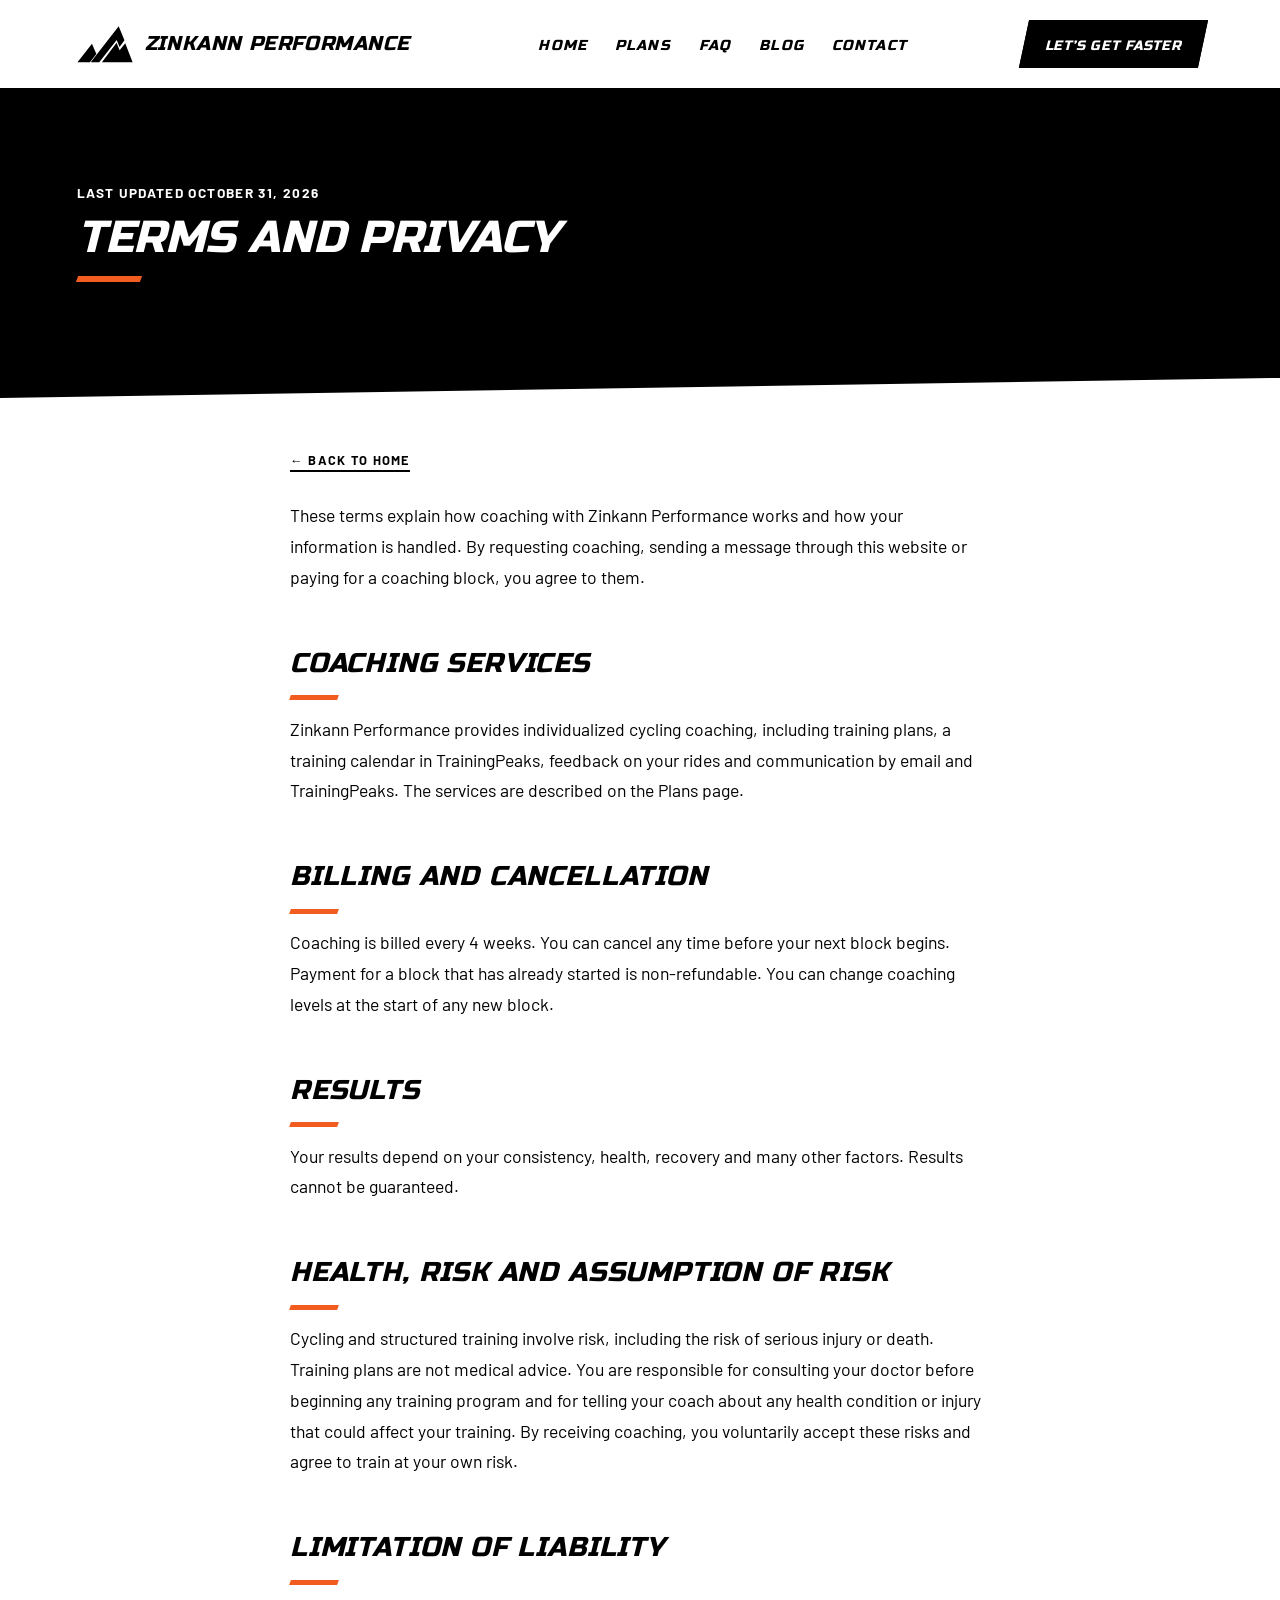
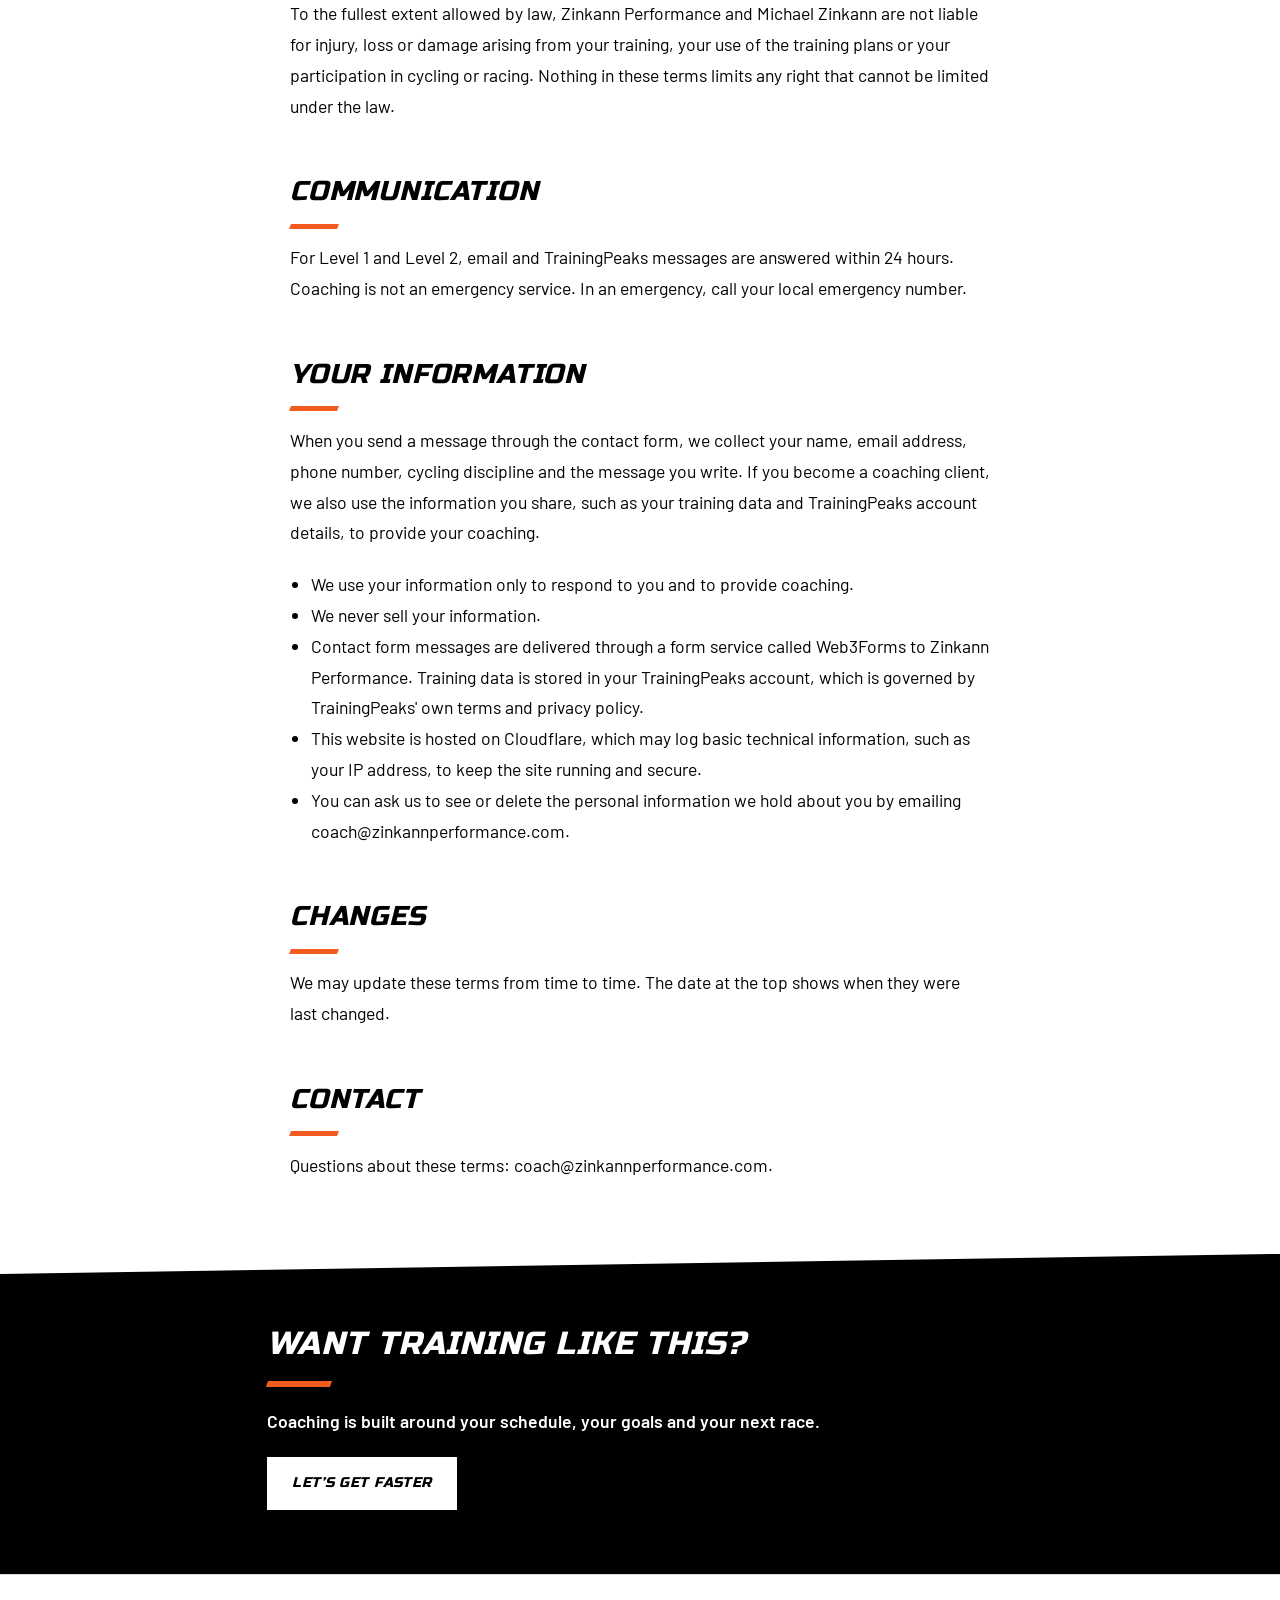
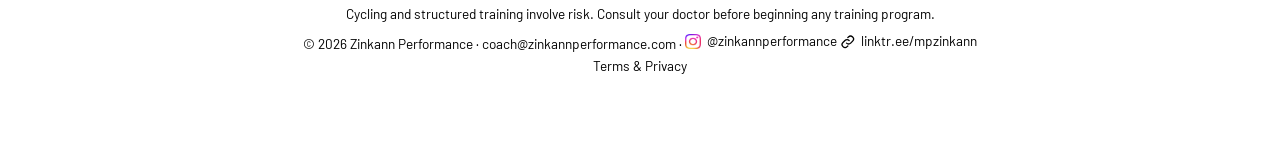
<file: public/terms.html>
<!DOCTYPE html>
<html lang="en">
<head>
<meta charset="utf-8">
<meta name="viewport" content="width=device-width, initial-scale=1, viewport-fit=cover">
<title>Terms and Privacy | Zinkann Performance</title>
<meta name="description" content="Online cycling coaching from USA Cycling Level 3 Coach Michael Zinkann. Power-based, data-driven training plans for road, criterium and gravel racers.">
<meta property="og:type" content="website">
<meta property="og:site_name" content="Zinkann Performance">
<meta property="og:title" content="Terms and Privacy | Zinkann Performance">
<meta property="og:description" content="Online cycling coaching from USA Cycling Level 3 Coach Michael Zinkann. Power-based, data-driven training plans for road, criterium and gravel racers.">
<meta property="og:url" content="https://zinkannperformance.com/terms">
<meta property="og:image" content="https://zinkannperformance.com/images/og-share.jpg">
<meta property="og:image:width" content="1200">
<meta property="og:image:height" content="630">
<meta name="twitter:card" content="summary_large_image">
<meta name="twitter:image" content="https://zinkannperformance.com/images/og-share.jpg">
<meta name="description" content="The terms of coaching with Zinkann Performance and how your information is handled.">
<link rel="canonical" href="https://zinkannperformance.com/terms">
<link rel="icon" href="/favicon.ico" sizes="any">
<link rel="icon" type="image/png" sizes="48x48" href="/favicon-48.png">
<link rel="icon" type="image/png" sizes="192x192" href="/favicon-192.png">
<link rel="apple-touch-icon" href="/apple-touch-icon.png">
<link rel="preconnect" href="https://fonts.googleapis.com">
<link rel="preconnect" href="https://fonts.gstatic.com" crossorigin>
<link href="https://fonts.googleapis.com/css2?family=Barlow:ital,wght@0,400;0,500;0,600;1,400&family=Russo+One&display=swap" rel="stylesheet">
<style>
:root{box-sizing:border-box;padding-top:env(safe-area-inset-top,0px);padding-bottom:env(safe-area-inset-bottom,0px)}
*,*::before,*::after{box-sizing:inherit}
body{margin:0;background:#fff;color:#000;font-family:"Barlow","Helvetica Neue",Helvetica,Arial,sans-serif;line-height:1.6}
header{display:flex;align-items:center;justify-content:space-between;flex-wrap:wrap;gap:12px;padding:20px 6vw;border-bottom:3px solid #000}
.brand{display:flex;align-items:center;gap:12px;text-decoration:none;color:#000;font-family:"Russo One","Arial Black",Arial,sans-serif;font-style:italic;font-weight:400;font-size:1.25rem;letter-spacing:.03em;text-transform:uppercase}
.brand svg{width:56px;height:auto}
nav a{color:#000;text-decoration:none;margin-left:22px;font-family:"Russo One","Arial Black",Arial,sans-serif;font-style:italic;font-size:.9rem;font-weight:400;text-transform:uppercase;letter-spacing:.08em;padding-bottom:3px;border-bottom:3px solid transparent}
nav a:hover,nav a.active{border-bottom-color:#F25C1E}
.page{display:none;max-width:900px;margin:0 auto;padding:72px 6vw}
.page.show{display:block}
h2{font-family:"Russo One","Arial Black",Arial,sans-serif;font-style:italic;font-weight:400;font-size:2rem;text-transform:uppercase;letter-spacing:.03em;margin:0 0 20px}
.tiers{display:grid;grid-template-columns:repeat(auto-fit,minmax(280px,1fr));gap:28px;margin-top:36px;align-items:start}
.tier{border:3px solid #000;padding:32px 28px;background:#fff;color:#000;display:flex;flex-direction:column;position:relative;transition:transform .25s ease,box-shadow .25s ease,background .25s ease,color .25s ease}
.tier:hover{background:#000;color:#fff;transform:translateY(-8px) scale(1.02);box-shadow:0 14px 28px rgba(0,0,0,.25);z-index:2}
.tier:hover .badge{background:#fff;color:#000}
.badge{position:absolute;top:0;right:0;background:#F25C1E;color:#fff;padding:5px 18px;font-family:"Russo One","Arial Black",Arial,sans-serif;font-style:italic;font-size:.75rem;letter-spacing:.1em;text-transform:uppercase}
.sub{font-weight:700;font-size:.8rem;letter-spacing:.12em;text-transform:uppercase;margin:6px 0 22px}
.bar{height:5px;background:#000;margin:0 0 22px}
.tier:hover .bar{background:#fff}
.feat ul{list-style:none;padding:0;margin:0 0 30px}
.feat li{padding:8px 0 8px 28px;position:relative}
.feat li::before{content:"";position:absolute;left:4px;top:.95em;width:10px;height:10px;background:currentColor;transform:skewX(-20deg)}
.cta{display:block;text-align:center;border:3px solid #000;color:#000;background:#fff;text-decoration:none;transform:skewX(-12deg);padding:14px;margin-top:auto}
.cta span{display:inline-block;transform:skewX(12deg);font-family:"Russo One","Arial Black",Arial,sans-serif;font-style:italic;text-transform:uppercase;letter-spacing:.08em}
.tier:hover .cta{background:#fff;color:#000;border-color:#fff}
.cta:hover{background:#000;color:#fff}
.tier:hover .cta:hover{background:#000;color:#fff;border-color:#fff}
.tier h3{margin:0 0 4px;font-family:"Russo One","Arial Black",Arial,sans-serif;font-style:italic;text-transform:uppercase;letter-spacing:.03em;font-size:1.3rem;font-weight:400;}
.price{font-family:"Russo One","Arial Black",Arial,sans-serif;font-style:italic;font-size:3.2rem;line-height:1;margin:0 0 22px}
.price small{font-size:1.1rem}
.btns{display:flex;flex-wrap:wrap;gap:16px;margin-top:36px}
.btn{display:inline-block;padding:14px 28px;border:3px solid #000;color:#000;background:#fff;text-decoration:none;font-family:"Russo One","Arial Black",Arial,sans-serif;font-style:italic;text-transform:uppercase;letter-spacing:.05em;font-size:.95rem}
.btn.solid{background:#fff;color:#000}
.btn:hover{background:#000;color:#fff}
.btn.solid:hover{background:#000;color:#fff}
footer{text-align:center;padding:28px 28px 72px;font-size:.85rem;border-top:1px solid #ddd}
img.ph{display:block;width:100%;height:auto;object-fit:cover}
.wide{margin:0 0 50px}
.wide img{max-height:460px;object-position:50% 25%}
.wide.road img{max-height:320px;object-position:50% 68%}
.wide.road{margin-bottom:36px}
.wide.blog{margin-bottom:36px}
.wide.blog img{max-height:420px;object-position:50% 30%}
.split{display:grid;grid-template-columns:1.25fr 1fr;gap:36px;align-items:start}
.split img{max-height:540px;object-position:50% 55%}
.hcta{border:3px solid #000;background:#000;color:#fff;text-decoration:none;transform:skewX(-12deg);padding:8px 18px}
.hcta span{display:inline-block;transform:skewX(12deg);font-family:"Russo One","Arial Black",Arial,sans-serif;font-style:italic;text-transform:uppercase;letter-spacing:.06em;font-size:.85rem}
.hcta:hover{background:#fff;color:#000}
.rf{font-family:"Russo One","Arial Black",Arial,sans-serif;font-style:italic}
.climb{margin-top:24px}.climb svg{display:block;width:100%;height:auto}
.steps{display:grid;grid-template-columns:repeat(3,1fr);gap:12px;margin:10px 0 0}
.ridge{animation:draw 1.8s ease both}@keyframes draw{from{stroke-dashoffset:1}to{stroke-dashoffset:0}}
@media (prefers-reduced-motion:reduce){.ridge{animation:none}}
@media (max-width:600px){.step p{font-size:.85rem}.step h3{font-size:1rem}}
.step{text-align:center;padding:0 4px}
.step .n{font-family:"Russo One","Arial Black",Arial,sans-serif;font-style:italic;font-size:2rem;line-height:1}
.step h3{font-family:"Russo One","Arial Black",Arial,sans-serif;font-style:italic;text-transform:uppercase;font-weight:400;font-size:1.15rem;margin:8px 0 6px}
.step p{margin:0}
.hwrap{margin-top:70px}
.quotes blockquote{max-width:64ch}
.quotes{display:grid;grid-template-columns:repeat(auto-fit,minmax(260px,1fr));gap:24px}
blockquote{margin:0;padding:6px 0 6px 20px;border-left:5px solid #000;font-size:1.05rem}
blockquote cite{display:block;margin-top:8px;font-style:normal;font-weight:700;font-size:.85rem;text-transform:uppercase;letter-spacing:.08em}
.faq{margin-top:64px}
.faq .q{font-weight:700;margin:22px 0 4px}
.faq .a{margin:0;padding-bottom:18px;border-bottom:1px solid #ddd}
.field{margin:0 0 16px}
.field label{display:block;font-weight:700;font-size:.8rem;text-transform:uppercase;letter-spacing:.1em;margin-bottom:5px}
.field input,.field textarea,.field select{width:100%;border:3px solid #000;background:#fff;color:#000;padding:10px 12px;font:inherit;border-radius:0}
.field textarea{min-height:110px;resize:vertical}
.ferr{color:#b00020;font-size:.9rem;min-height:1.3em;margin:0 0 8px}
button.btn{cursor:pointer;font-size:.95rem}
.bar{transform-origin:left;animation:grow .9s ease both}
@keyframes grow{from{transform:scaleX(0)}to{transform:scaleX(1)}}
@media (prefers-reduced-motion:reduce){.bar{animation:none}}
@media (max-width:700px){.split{grid-template-columns:1fr}.hcta{margin-left:6px}}
.btn,.hcta,.cta,.step,blockquote,img.ph,.brand,nav a{transition:transform .25s ease,box-shadow .25s ease,background .25s ease,color .25s ease}
nav a{padding:4px 8px;margin-left:12px}
nav a:hover{background:#000;color:#fff;transform:translateY(-2px)}
.btn:hover{transform:translateY(-4px);box-shadow:0 8px 16px rgba(0,0,0,.25)}
.hcta:hover{transform:translateY(-3px) skewX(-12deg);box-shadow:0 8px 16px rgba(0,0,0,.25)}
.cta:hover,.tier:hover .cta:hover{transform:translateY(-3px) skewX(-12deg);box-shadow:0 8px 16px rgba(0,0,0,.25)}
.step{padding:14px 8px;border:3px solid transparent}
.step:hover{background:#000;color:#fff;transform:translateY(-6px) scale(1.02);box-shadow:0 12px 24px rgba(0,0,0,.25)}
blockquote:hover{background:#000;color:#fff;padding-right:14px;transform:translateY(-4px);box-shadow:0 10px 20px rgba(0,0,0,.25)}
img.ph{position:relative}
img.ph:hover{transform:scale(1.02);box-shadow:0 14px 28px rgba(0,0,0,.3);z-index:2}
.brand:hover{transform:translateY(-2px)}
.step{cursor:pointer}
.step.on{border-color:#000}
#page-faq .faq{margin-top:0}
.more{margin:30px 0 0;font-weight:700}
.more a{color:#000}
.posts{display:grid;gap:24px;margin-top:28px}
.post{border:3px solid #000;padding:26px 28px;background:#fff;color:#000;transition:transform .25s ease,box-shadow .25s ease,background .25s ease,color .25s ease}
.post:hover{background:#000;color:#fff;transform:translateY(-6px);box-shadow:0 12px 24px rgba(0,0,0,.25)}
.post .date{font-size:.8rem;font-weight:700;letter-spacing:.1em;text-transform:uppercase}
.post h3{font-family:"Russo One","Arial Black",Arial,sans-serif;font-style:italic;font-weight:400;text-transform:uppercase;font-size:1.3rem;margin:6px 0 8px}
.post p{margin:0}
.split.blogtop{grid-template-columns:1fr 1fr;align-items:center;margin-bottom:36px}
.split.blogtop img{max-height:none}
@media (max-width:700px){.split.blogtop{grid-template-columns:1fr}}
#page-about{max-width:none;padding:0}
.inner{max-width:900px;margin:0 auto;padding:56px 6vw 72px}
#page-about .hero{position:relative;display:flex;align-items:center;min-height:440px;background:#000;color:#fff;overflow:hidden;z-index:5;clip-path:polygon(0 0,100% 0,100% calc(100% - 20px),0 100%)}
.hbg{position:absolute;right:0;top:0;width:64%;height:100%;object-fit:cover;object-position:55% 40%;-webkit-mask-image:linear-gradient(90deg,transparent 0,#000 32%);mask-image:linear-gradient(90deg,transparent 0,#000 32%)}
.htxt{position:relative;max-width:52%;padding:56px 4vw 84px 6vw}
.htxt svg{display:block;width:84px;height:auto;margin-bottom:18px}
.htxt h1{font-family:"Russo One","Arial Black",Arial,sans-serif;font-style:italic;font-weight:400;text-transform:uppercase;font-size:clamp(1.9rem,4.6vw,3rem);line-height:1.04;letter-spacing:.01em;margin:0 0 10px;text-wrap:balance}
.htxt p{margin:0 0 26px;font-size:1.1rem;font-weight:600}
.hbtns{display:flex;flex-wrap:wrap;gap:14px}
.hb{display:inline-block;border:3px solid #fff;color:#fff;background:transparent;padding:12px 22px;text-decoration:none;font-family:"Russo One","Arial Black",Arial,sans-serif;font-style:italic;text-transform:uppercase;letter-spacing:.05em;font-size:.88rem;transition:transform .25s ease,box-shadow .25s ease,background .25s ease,color .25s ease}
.hb.wh{background:#fff;color:#000}
.hb:hover{background:#fff;color:#000;transform:translateY(-4px);box-shadow:0 8px 16px rgba(255,255,255,.2)}
.hb.wh:hover{background:#000;color:#fff}
@media (max-width:720px){
#page-about .hero{display:block;min-height:0}
.hbg{position:relative;display:block;width:100%;height:250px;-webkit-mask-image:linear-gradient(180deg,#000 55%,transparent);mask-image:linear-gradient(180deg,#000 55%,transparent)}
.htxt{max-width:none;padding:0 16px 80px;margin-top:-30px}
.inner{padding:40px 6vw 56px}
}
#page-plans,#page-faq,#page-blog,#page-contact{max-width:none;padding:0}
.inner.narrow{max-width:700px}
.phero{position:relative;display:flex;align-items:center;min-height:260px;background:#000;color:#fff;overflow:hidden;z-index:5;clip-path:polygon(0 0,100% 0,100% calc(100% - 20px),0 100%)}
.pbg{position:absolute;right:0;top:0;width:60%;height:100%;object-fit:cover;-webkit-mask-image:linear-gradient(90deg,transparent 0,#000 32%);mask-image:linear-gradient(90deg,transparent 0,#000 32%)}
.pmark{position:absolute;right:4vw;bottom:-14px;width:min(36vw,360px);height:auto}
.ptxt{position:relative;max-width:60%;padding:48px 4vw 72px 6vw}
.phero h2{font-size:clamp(2rem,5vw,3.2rem);line-height:1.05;margin:0 0 8px;color:#fff}
.phero p{margin:0;font-size:1.1rem;font-weight:600}
@media (max-width:720px){
.phero{display:block;min-height:0}
.pbg{position:relative;display:block;width:100%;height:190px;-webkit-mask-image:linear-gradient(180deg,#000 55%,transparent);mask-image:linear-gradient(180deg,#000 55%,transparent)}
.ptxt{max-width:none;padding:0 16px 64px;margin-top:-24px}
.phero.nopic .ptxt{margin-top:0;padding-top:40px}
.pmark{display:none}
}
.sband{--s:20px;position:relative;margin-top:calc(var(--s) * -1);padding-block:calc(var(--s) + 44px) calc(var(--s) + 52px);clip-path:polygon(0 0,100% 0,100% calc(100% - var(--s)),0 100%)}
.sband .inner{padding-top:0;padding-bottom:0}
.sband .hwrap{margin-top:0}
.sband.white{background:#fff}
.sband.grey{background:#ececec}
.sband.dark{background:#000;color:#fff;clip-path:none;padding-bottom:64px}
.sband.dark h2{color:#fff}
.sband.dark p{margin:0 0 22px;font-size:1.1rem;font-weight:600;max-width:60ch}
.sband.last{clip-path:none}
.z4{z-index:4}.z3{z-index:3}.z2{z-index:2}.z1{z-index:1}
header{position:relative;z-index:50}
.burger{display:none;flex:none;width:46px;height:40px;border:3px solid #000;background:#fff;padding:0;cursor:pointer;place-content:center;gap:5px;transform:skewX(-12deg)}
.burger i{display:block;width:20px;height:3px;background:#000;transition:transform .25s ease,opacity .2s ease}
.burger:focus-visible{outline:3px solid #000;outline-offset:3px}
.mopen .burger{background:#000}
.mopen .burger i{background:#fff}
.mopen .burger i:nth-child(1){transform:translateY(8px) rotate(45deg)}
.mopen .burger i:nth-child(2){opacity:0}
.mopen .burger i:nth-child(3){transform:translateY(-8px) rotate(-45deg)}
.mmenu{display:none}
@media (max-width:720px){
header{flex-wrap:nowrap;gap:10px;padding:12px 16px}
.brand{min-width:0;font-size:.85rem;gap:9px;white-space:nowrap}
.brand span{overflow:hidden;text-overflow:ellipsis}
.brand svg{width:34px;flex:none}
header nav,header .hcta{display:none}
.burger{display:grid}
.mmenu{display:block;position:absolute;left:0;right:0;top:100%;background:#000;color:#fff;padding:8px 16px 52px;clip-path:polygon(0 0,100% 0,100% calc(100% - 20px),0 100%);opacity:0;visibility:hidden;transform:translateY(-10px);transition:opacity .25s ease,transform .25s ease,visibility .25s}
.mopen .mmenu{opacity:1;visibility:visible;transform:none}
main,footer{transition:opacity .25s ease}
header.mopen ~ main,header.mopen ~ footer{opacity:.08}
.mmenu a{display:block;padding:15px 4px;border-bottom:1px solid #333;color:#fff;text-decoration:none;font-family:"Russo One","Arial Black",Arial,sans-serif;font-style:italic;text-transform:uppercase;font-size:1.25rem;letter-spacing:.04em}
.mmenu a.on{border-bottom:3px solid #fff}
.mmenu a.go{margin-top:22px;border:3px solid #fff;background:#fff;color:#000;text-align:center;font-size:.95rem;padding:13px}
}
@media (prefers-reduced-motion:reduce){.mmenu,.burger i{transition:none}}
header{position:sticky;top:env(safe-area-inset-top,0px);background:#fff}
body::before{content:"";position:fixed;inset:0 0 auto;height:env(safe-area-inset-top,0px);z-index:60;background:#fff}
@keyframes rise{from{opacity:0;transform:translateY(14px)}to{opacity:1;transform:none}}
.htxt,.ptxt{animation:rise .7s ease both}
.rv{opacity:.3;transform:translateY(18px)}
.rv.in{opacity:1;transform:none;transition:opacity .6s ease,transform .6s ease}
@media (prefers-reduced-motion:reduce){.htxt,.ptxt{animation:none}.rv{opacity:1;transform:none}}
.hcta:hover{box-shadow:0 8px 16px rgba(242,92,30,.35)}
.hb:hover{box-shadow:0 8px 16px rgba(242,92,30,.35)}
.htxt h1::after,.phero h2::after,.sband.dark h2::after{content:"";display:block;width:64px;height:6px;margin-top:12px;background:#F25C1E;transform:skewX(-20deg);transform-origin:left}
.feat li::before{background:#F25C1E}
.field input:focus,.field textarea:focus,.field select:focus{outline:none;border-color:#F25C1E;box-shadow:0 0 0 3px rgba(242,92,30,.25)}
#send:hover{background:#F25C1E;border-color:#F25C1E;color:#fff}
#ivl .lead{max-width:60ch;margin:18px 0 28px;font-size:1.1rem}
#ivl h2::after{content:"";display:block;width:64px;height:6px;margin-top:12px;background:#F25C1E;transform:skewX(-20deg);transform-origin:left}
#ivl .tag{display:inline-block;font-family:"Russo One",Arial,sans-serif;font-style:italic;text-transform:uppercase;letter-spacing:.1em;font-size:.72rem;background:#000;color:#fff;padding:4px 14px;margin-bottom:14px;transform:skewX(-12deg)}
#ivl .card{background:#fff;border:3px solid #000;padding:20px 20px 12px}
#ivl .stats{display:grid;grid-template-columns:repeat(2,1fr);margin:0 0 14px;border-bottom:3px solid #000;padding-bottom:14px}
#ivl .stat{min-width:0;padding-right:10px}
#ivl .stat b{display:block;font-family:"Russo One","Arial Black",Arial,sans-serif;font-style:italic;font-weight:400;font-size:clamp(1.3rem,4vw,2rem);line-height:1.1}
#ivl .stat span{font-size:.72rem;font-weight:600;letter-spacing:.1em;text-transform:uppercase;color:#555}
#ivl svg{display:block;width:100%;height:auto;overflow:visible}
#ivl svg text{font-family:"Barlow",Arial,sans-serif;font-size:11px;fill:#000}
#ivl .blk{fill:#F25C1E;opacity:.18;cursor:pointer;transition:opacity .2s}
#ivl .blk:hover,#ivl .blk.on{opacity:.38}
#ivl .ov{fill:#F25C1E;opacity:.3;pointer-events:none}
#ivl .blkline{stroke:#F25C1E;stroke-width:3}
#ivl #pw{fill:none;stroke:#000;stroke-width:1.6;stroke-linejoin:round}
#ivl .draw{stroke-dasharray:1;stroke-dashoffset:0;animation:draw 2.2s ease-out}
@keyframes draw{from{stroke-dashoffset:1}to{stroke-dashoffset:0}}
#ivl .readout{min-height:3.2em;margin:10px 0 6px;font-size:1rem}
#ivl .readout b{font-family:"Russo One",Arial,sans-serif;font-style:italic;text-transform:uppercase;letter-spacing:.04em;font-weight:400}
#ivl .note{font-size:.8rem;color:#555;margin:6px 0 0}
@media (max-width:560px){#ivl .card{padding:14px 12px 8px}#ivl svg text{font-size:22px}}
@media (prefers-reduced-motion:reduce){#ivl .draw{animation:none}}
.z0{z-index:0}
.sl{display:inline-flex;align-items:center;gap:.4em;color:inherit;text-decoration:none;border-bottom:2px solid transparent}
.sl:hover{border-bottom-color:#F25C1E}
.si{width:1.15em;height:1.15em;flex:none}
a.post{display:block;text-decoration:none}
.post .more{display:inline-block;margin-top:12px;font-weight:700;font-size:.8rem;letter-spacing:.1em;text-transform:uppercase}
@media (min-width:721px) and (max-width:1080px){header{flex-wrap:nowrap}.brand{font-size:1rem}nav a{margin-left:6px;font-size:.8rem}.hcta{display:none}}
@media (min-width:721px){.hero{min-height:clamp(450px,32vw,580px)}.hbg{width:auto;height:100%;max-width:64%;aspect-ratio:16/9;object-position:55% 12%}.phero{min-height:clamp(280px,24vw,460px)}.pbg{object-position:50% 35%}#page-blog .pbg{object-position:50% 0%}#page-contact .pbg{width:44%;object-position:50% 22%}#page-plans .pbg{object-position:50% 55%}#page-faq .pbg{object-position:50% 23%}}
.mcta{display:none}
@media (max-width:720px){
.mcta{display:block;position:fixed;left:0;right:0;bottom:0;z-index:55;background:#F25C1E;color:#fff;text-align:center;text-decoration:none;padding:14px 12px calc(14px + env(safe-area-inset-bottom,0px));font-family:"Russo One","Arial Black",Arial,sans-serif;font-style:italic;text-transform:uppercase;letter-spacing:.08em;font-size:.95rem;box-shadow:0 -6px 16px rgba(0,0,0,.25);transition:transform .3s ease}
.mcta.off{transform:translateY(110%)}
body{padding-bottom:56px}
}
@media (prefers-reduced-motion:reduce){.mcta{transition:none}}
.ferr.ok{font-weight:700;color:#000;border-left:4px solid #F25C1E;padding-left:10px}
#editbar{position:fixed;right:14px;bottom:calc(14px + env(safe-area-inset-bottom,0px));z-index:5;display:flex;gap:8px}
#editbar button{background:#000;color:#fff;border:0;padding:10px 16px;font:inherit;font-size:.85rem;cursor:pointer}
#editbar button.alt{background:#fff;color:#000;border:1px solid #000}
body.editing [data-edit]{outline:1px dashed #888;outline-offset:3px;cursor:text}

.art{max-width:700px;margin:0 auto}
.art p{font-size:1.1rem;line-height:1.75;margin:0 0 1.2em}
.art h2{font-size:clamp(1.3rem,3.4vw,1.7rem);margin:1.8em 0 .5em;text-align:left}
.art h2::after{content:"";display:block;width:48px;height:5px;margin-top:10px;background:#F25C1E;transform:skewX(-20deg);transform-origin:left}
.art h3{font-family:"Russo One","Arial Black",Arial,sans-serif;font-style:italic;font-weight:400;text-transform:uppercase;font-size:1.05rem;letter-spacing:.03em;margin:1.6em 0 .4em}
.art ul{font-size:1.1rem;line-height:1.75;padding-left:1.2em;margin:0 0 1.2em}
.backlink{display:inline-block;margin-bottom:28px;font-weight:700;font-size:.8rem;letter-spacing:.1em;text-transform:uppercase;color:#000;text-decoration:none;border-bottom:2px solid #000}
.backlink:hover{border-bottom-color:#F25C1E}
.pdate{font-size:.85rem;font-weight:700;letter-spacing:.1em;text-transform:uppercase;margin:0 0 10px}
.phero h1{font-family:"Russo One","Arial Black",Arial,sans-serif;font-style:italic;font-weight:400;text-transform:uppercase;font-size:clamp(1.7rem,4.6vw,2.8rem);line-height:1.08;margin:0;color:#fff;text-wrap:balance}
.phero h1::after{content:"";display:block;width:64px;height:6px;margin-top:14px;background:#F25C1E;transform:skewX(-20deg);transform-origin:left}
.phero.art-hero .ptxt{max-width:900px}
.sband.white{padding-top:calc(var(--s) + 48px)}
</style>
</head>
<body>
<svg width="0" height="0" style="position:absolute" aria-hidden="true">
  <symbol id="logo" viewBox="-16 0 270 185">
    <g transform="translate(16 0) skewX(-10)">
      <polygon points="56,90 2,180 62,180 86,140"/>
      <polygon points="66,180 170,6 210,74 192,106 172,72 107,180"/>
      <polygon points="268,180 216,88 195,122 174,86 120,180"/>
    </g>
  </symbol>
</svg>
<header>
  <a class="brand" href="index.html#about"><svg fill="#000" viewBox="0 0 270 185"><use href="#logo"/></svg><span>Zinkann Performance</span></a>
  <nav><a href="index.html#about" data-nav="about">Home</a><a href="plans.html" data-nav="plans">Plans</a><a href="faq.html" data-nav="faq">FAQ</a><a href="index.html#blog" data-nav="blog">Blog</a><a href="index.html#contact" data-nav="contact">Contact</a></nav>
  <a class="hcta" href="index.html#contact"><span>Let’s get faster</span></a>
  <button class="burger" id="burger" type="button" aria-expanded="false" aria-controls="mnav" aria-label="Menu"><i></i><i></i><i></i></button>
  <div class="mmenu" id="mnav" role="navigation" aria-label="Main menu"><a href="index.html#about">Home</a><a href="plans.html">Plans</a><a href="faq.html">FAQ</a><a href="index.html#blog">Blog</a><a href="index.html#contact">Contact</a><a class="go" href="index.html#contact">Let’s get faster</a></div>
</header>
<main>
<div class="phero nopic art-hero"><div class="ptxt"><div class="pdate">Last updated October 31, 2026</div><h1>Terms and Privacy</h1></div></div>
<section class="sband white z4"><div class="inner"><div class="art">
<a class="backlink" href="index.html#about">&larr; Back to home</a>
<p>These terms explain how coaching with Zinkann Performance works and how your information is handled. By requesting coaching, sending a message through this website or paying for a coaching block, you agree to them.</p>
<h2>Coaching services</h2>
<p>Zinkann Performance provides individualized cycling coaching, including training plans, a training calendar in TrainingPeaks, feedback on your rides and communication by email and TrainingPeaks. The services are described on the Plans page.</p>
<h2>Billing and cancellation</h2>
<p>Coaching is billed every 4 weeks. You can cancel any time before your next block begins. Payment for a block that has already started is non-refundable. You can change coaching levels at the start of any new block.</p>
<h2>Results</h2>
<p>Your results depend on your consistency, health, recovery and many other factors. Results cannot be guaranteed.</p>
<h2>Health, risk and assumption of risk</h2>
<p>Cycling and structured training involve risk, including the risk of serious injury or death. Training plans are not medical advice. You are responsible for consulting your doctor before beginning any training program and for telling your coach about any health condition or injury that could affect your training. By receiving coaching, you voluntarily accept these risks and agree to train at your own risk.</p>
<h2>Limitation of liability</h2>
<p>To the fullest extent allowed by law, Zinkann Performance and Michael Zinkann are not liable for injury, loss or damage arising from your training, your use of the training plans or your participation in cycling or racing. Nothing in these terms limits any right that cannot be limited under the law.</p>
<h2>Communication</h2>
<p>For Level 1 and Level 2, email and TrainingPeaks messages are answered within 24 hours. Coaching is not an emergency service. In an emergency, call your local emergency number.</p>
<h2>Your information</h2>
<p>When you send a message through the contact form, we collect your name, email address, phone number, cycling discipline and the message you write. If you become a coaching client, we also use the information you share, such as your training data and TrainingPeaks account details, to provide your coaching.</p>
<ul><li>We use your information only to respond to you and to provide coaching.</li><li>We never sell your information.</li><li>Contact form messages are delivered through a form service called Web3Forms to Zinkann Performance. Training data is stored in your TrainingPeaks account, which is governed by TrainingPeaks&#x27; own terms and privacy policy.</li><li>This website is hosted on Cloudflare, which may log basic technical information, such as your IP address, to keep the site running and secure.</li><li>You can ask us to see or delete the personal information we hold about you by emailing coach@zinkannperformance.com.</li></ul>
<h2>Changes</h2>
<p>We may update these terms from time to time. The date at the top shows when they were last changed.</p>
<h2>Contact</h2>
<p>Questions about these terms: coach@zinkannperformance.com.</p>
</div></div></section>
<section class="sband dark z3"><div class="inner">
<h2>Want training like this?</h2>
<p>Coaching is built around your schedule, your goals and your next race.</p>
<a class="hb wh" href="index.html#contact">Let&rsquo;s get faster</a>
</div></section>
</main>
<footer><div style="margin-bottom:6px">Cycling and structured training involve risk. Consult your doctor before beginning any training program.</div><span>© 2026 Zinkann Performance · coach@zinkannperformance.com · <a class="sl" href="https://instagram.com/zinkannperformance" target="_blank" rel="noopener"><img class="si" src="images/photo-17ded61938.png" alt="" width="20" height="20">@zinkannperformance</a> <a class="sl" href="https://linktr.ee/mpzinkann" target="_blank" rel="noopener"><svg class="si" viewBox="0 0 24 24" aria-hidden="true"><path d="M10 14a4.5 4.5 0 0 0 6.4 0l3-3a4.5 4.5 0 0 0-6.4-6.4l-1 1M14 10a4.5 4.5 0 0 0-6.4 0l-3 3a4.5 4.5 0 0 0 6.4 6.4l1-1" fill="none" stroke="currentColor" stroke-width="2" stroke-linecap="round"/></svg>linktr.ee/mpzinkann</a><br><a class="sl" href="terms.html">Terms &amp; Privacy</a></span></footer>
<script>
(function(){
  var hd=document.querySelector("header"),b=document.getElementById("burger"),m=document.getElementById("mnav");
  var links=[].slice.call(m.querySelectorAll("a"));
  function set(o){hd.classList.toggle("mopen",o);b.setAttribute("aria-expanded",o?"true":"false");}
  b.addEventListener("click",function(){set(!hd.classList.contains("mopen"));});
  links.forEach(function(a){a.addEventListener("click",function(){set(false);});});
  document.addEventListener("keydown",function(e){if(e.key==="Escape")set(false);});
  document.addEventListener("click",function(e){if(!hd.contains(e.target))set(false);});
  
})();
</script>

</body>
</html>
</file>
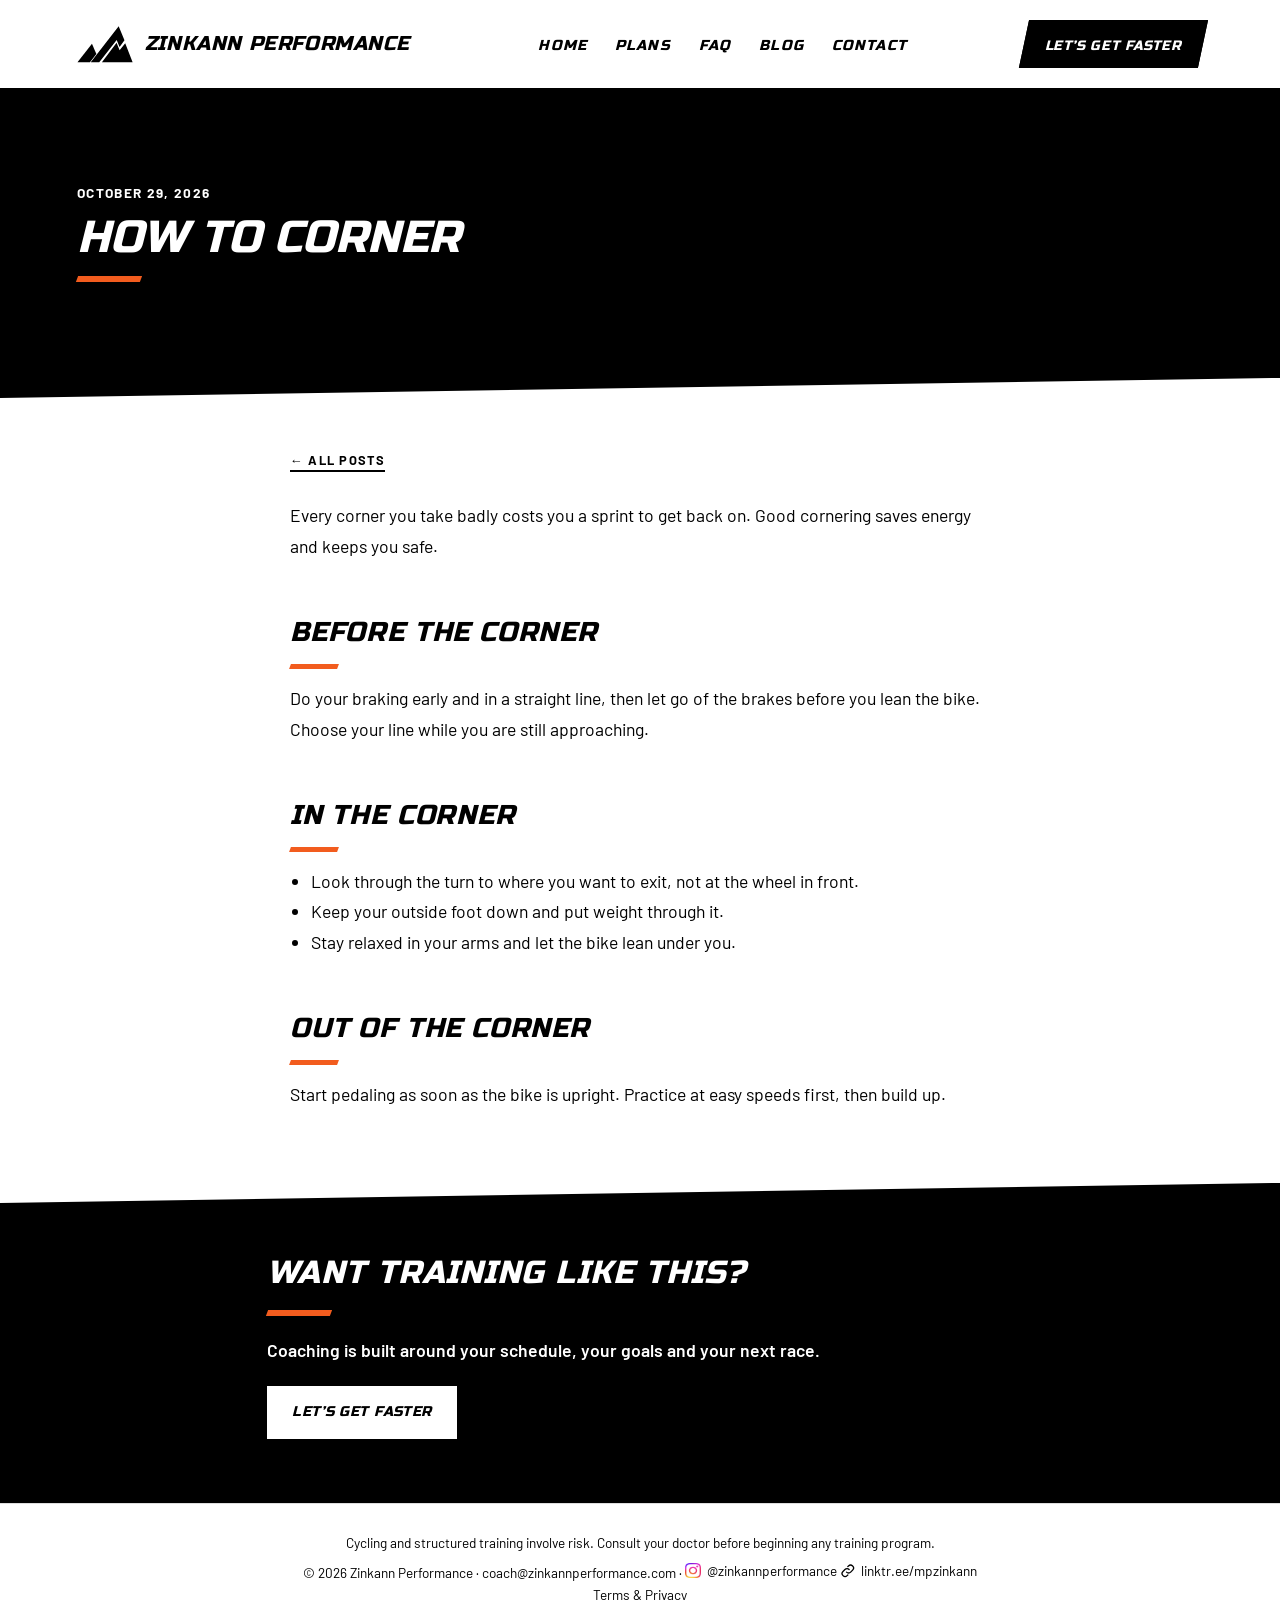
<file: public/blog/how-to-corner.html>
<!DOCTYPE html>
<html lang="en">
<head>
<meta charset="utf-8">
<meta name="viewport" content="width=device-width, initial-scale=1, viewport-fit=cover">
<title>How to corner | Zinkann Performance</title>
<meta name="description" content="Online cycling coaching from USA Cycling Level 3 Coach Michael Zinkann. Power-based, data-driven training plans for road, criterium and gravel racers.">
<meta property="og:type" content="website">
<meta property="og:site_name" content="Zinkann Performance">
<meta property="og:title" content="How to corner | Zinkann Performance">
<meta property="og:description" content="Online cycling coaching from USA Cycling Level 3 Coach Michael Zinkann. Power-based, data-driven training plans for road, criterium and gravel racers.">
<meta property="og:url" content="https://zinkannperformance.com/blog/how-to-corner">
<meta property="og:image" content="https://zinkannperformance.com/images/og-share.jpg">
<meta property="og:image:width" content="1200">
<meta property="og:image:height" content="630">
<meta name="twitter:card" content="summary_large_image">
<meta name="twitter:image" content="https://zinkannperformance.com/images/og-share.jpg">
<meta name="description" content="Smooth, confident cornering saves energy and keeps you in the front of the bunch. Here are the basics.">
<link rel="canonical" href="https://zinkannperformance.com/blog/how-to-corner">
<link rel="icon" href="/favicon.ico" sizes="any">
<link rel="icon" type="image/png" sizes="48x48" href="/favicon-48.png">
<link rel="icon" type="image/png" sizes="192x192" href="/favicon-192.png">
<link rel="apple-touch-icon" href="/apple-touch-icon.png">
<link rel="preconnect" href="https://fonts.googleapis.com">
<link rel="preconnect" href="https://fonts.gstatic.com" crossorigin>
<link href="https://fonts.googleapis.com/css2?family=Barlow:ital,wght@0,400;0,500;0,600;1,400&family=Russo+One&display=swap" rel="stylesheet">
<style>
:root{box-sizing:border-box;padding-top:env(safe-area-inset-top,0px);padding-bottom:env(safe-area-inset-bottom,0px)}
*,*::before,*::after{box-sizing:inherit}
body{margin:0;background:#fff;color:#000;font-family:"Barlow","Helvetica Neue",Helvetica,Arial,sans-serif;line-height:1.6}
header{display:flex;align-items:center;justify-content:space-between;flex-wrap:wrap;gap:12px;padding:20px 6vw;border-bottom:3px solid #000}
.brand{display:flex;align-items:center;gap:12px;text-decoration:none;color:#000;font-family:"Russo One","Arial Black",Arial,sans-serif;font-style:italic;font-weight:400;font-size:1.25rem;letter-spacing:.03em;text-transform:uppercase}
.brand svg{width:56px;height:auto}
nav a{color:#000;text-decoration:none;margin-left:22px;font-family:"Russo One","Arial Black",Arial,sans-serif;font-style:italic;font-size:.9rem;font-weight:400;text-transform:uppercase;letter-spacing:.08em;padding-bottom:3px;border-bottom:3px solid transparent}
nav a:hover,nav a.active{border-bottom-color:#F25C1E}
.page{display:none;max-width:900px;margin:0 auto;padding:72px 6vw}
.page.show{display:block}
h2{font-family:"Russo One","Arial Black",Arial,sans-serif;font-style:italic;font-weight:400;font-size:2rem;text-transform:uppercase;letter-spacing:.03em;margin:0 0 20px}
.tiers{display:grid;grid-template-columns:repeat(auto-fit,minmax(280px,1fr));gap:28px;margin-top:36px;align-items:start}
.tier{border:3px solid #000;padding:32px 28px;background:#fff;color:#000;display:flex;flex-direction:column;position:relative;transition:transform .25s ease,box-shadow .25s ease,background .25s ease,color .25s ease}
.tier:hover{background:#000;color:#fff;transform:translateY(-8px) scale(1.02);box-shadow:0 14px 28px rgba(0,0,0,.25);z-index:2}
.tier:hover .badge{background:#fff;color:#000}
.badge{position:absolute;top:0;right:0;background:#F25C1E;color:#fff;padding:5px 18px;font-family:"Russo One","Arial Black",Arial,sans-serif;font-style:italic;font-size:.75rem;letter-spacing:.1em;text-transform:uppercase}
.sub{font-weight:700;font-size:.8rem;letter-spacing:.12em;text-transform:uppercase;margin:6px 0 22px}
.bar{height:5px;background:#000;margin:0 0 22px}
.tier:hover .bar{background:#fff}
.feat ul{list-style:none;padding:0;margin:0 0 30px}
.feat li{padding:8px 0 8px 28px;position:relative}
.feat li::before{content:"";position:absolute;left:4px;top:.95em;width:10px;height:10px;background:currentColor;transform:skewX(-20deg)}
.cta{display:block;text-align:center;border:3px solid #000;color:#000;background:#fff;text-decoration:none;transform:skewX(-12deg);padding:14px;margin-top:auto}
.cta span{display:inline-block;transform:skewX(12deg);font-family:"Russo One","Arial Black",Arial,sans-serif;font-style:italic;text-transform:uppercase;letter-spacing:.08em}
.tier:hover .cta{background:#fff;color:#000;border-color:#fff}
.cta:hover{background:#000;color:#fff}
.tier:hover .cta:hover{background:#000;color:#fff;border-color:#fff}
.tier h3{margin:0 0 4px;font-family:"Russo One","Arial Black",Arial,sans-serif;font-style:italic;text-transform:uppercase;letter-spacing:.03em;font-size:1.3rem;font-weight:400;}
.price{font-family:"Russo One","Arial Black",Arial,sans-serif;font-style:italic;font-size:3.2rem;line-height:1;margin:0 0 22px}
.price small{font-size:1.1rem}
.btns{display:flex;flex-wrap:wrap;gap:16px;margin-top:36px}
.btn{display:inline-block;padding:14px 28px;border:3px solid #000;color:#000;background:#fff;text-decoration:none;font-family:"Russo One","Arial Black",Arial,sans-serif;font-style:italic;text-transform:uppercase;letter-spacing:.05em;font-size:.95rem}
.btn.solid{background:#fff;color:#000}
.btn:hover{background:#000;color:#fff}
.btn.solid:hover{background:#000;color:#fff}
footer{text-align:center;padding:28px 28px 72px;font-size:.85rem;border-top:1px solid #ddd}
img.ph{display:block;width:100%;height:auto;object-fit:cover}
.wide{margin:0 0 50px}
.wide img{max-height:460px;object-position:50% 25%}
.wide.road img{max-height:320px;object-position:50% 68%}
.wide.road{margin-bottom:36px}
.wide.blog{margin-bottom:36px}
.wide.blog img{max-height:420px;object-position:50% 30%}
.split{display:grid;grid-template-columns:1.25fr 1fr;gap:36px;align-items:start}
.split img{max-height:540px;object-position:50% 55%}
.hcta{border:3px solid #000;background:#000;color:#fff;text-decoration:none;transform:skewX(-12deg);padding:8px 18px}
.hcta span{display:inline-block;transform:skewX(12deg);font-family:"Russo One","Arial Black",Arial,sans-serif;font-style:italic;text-transform:uppercase;letter-spacing:.06em;font-size:.85rem}
.hcta:hover{background:#fff;color:#000}
.rf{font-family:"Russo One","Arial Black",Arial,sans-serif;font-style:italic}
.climb{margin-top:24px}.climb svg{display:block;width:100%;height:auto}
.steps{display:grid;grid-template-columns:repeat(3,1fr);gap:12px;margin:10px 0 0}
.ridge{animation:draw 1.8s ease both}@keyframes draw{from{stroke-dashoffset:1}to{stroke-dashoffset:0}}
@media (prefers-reduced-motion:reduce){.ridge{animation:none}}
@media (max-width:600px){.step p{font-size:.85rem}.step h3{font-size:1rem}}
.step{text-align:center;padding:0 4px}
.step .n{font-family:"Russo One","Arial Black",Arial,sans-serif;font-style:italic;font-size:2rem;line-height:1}
.step h3{font-family:"Russo One","Arial Black",Arial,sans-serif;font-style:italic;text-transform:uppercase;font-weight:400;font-size:1.15rem;margin:8px 0 6px}
.step p{margin:0}
.hwrap{margin-top:70px}
.quotes blockquote{max-width:64ch}
.quotes{display:grid;grid-template-columns:repeat(auto-fit,minmax(260px,1fr));gap:24px}
blockquote{margin:0;padding:6px 0 6px 20px;border-left:5px solid #000;font-size:1.05rem}
blockquote cite{display:block;margin-top:8px;font-style:normal;font-weight:700;font-size:.85rem;text-transform:uppercase;letter-spacing:.08em}
.faq{margin-top:64px}
.faq .q{font-weight:700;margin:22px 0 4px}
.faq .a{margin:0;padding-bottom:18px;border-bottom:1px solid #ddd}
.field{margin:0 0 16px}
.field label{display:block;font-weight:700;font-size:.8rem;text-transform:uppercase;letter-spacing:.1em;margin-bottom:5px}
.field input,.field textarea,.field select{width:100%;border:3px solid #000;background:#fff;color:#000;padding:10px 12px;font:inherit;border-radius:0}
.field textarea{min-height:110px;resize:vertical}
.ferr{color:#b00020;font-size:.9rem;min-height:1.3em;margin:0 0 8px}
button.btn{cursor:pointer;font-size:.95rem}
.bar{transform-origin:left;animation:grow .9s ease both}
@keyframes grow{from{transform:scaleX(0)}to{transform:scaleX(1)}}
@media (prefers-reduced-motion:reduce){.bar{animation:none}}
@media (max-width:700px){.split{grid-template-columns:1fr}.hcta{margin-left:6px}}
.btn,.hcta,.cta,.step,blockquote,img.ph,.brand,nav a{transition:transform .25s ease,box-shadow .25s ease,background .25s ease,color .25s ease}
nav a{padding:4px 8px;margin-left:12px}
nav a:hover{background:#000;color:#fff;transform:translateY(-2px)}
.btn:hover{transform:translateY(-4px);box-shadow:0 8px 16px rgba(0,0,0,.25)}
.hcta:hover{transform:translateY(-3px) skewX(-12deg);box-shadow:0 8px 16px rgba(0,0,0,.25)}
.cta:hover,.tier:hover .cta:hover{transform:translateY(-3px) skewX(-12deg);box-shadow:0 8px 16px rgba(0,0,0,.25)}
.step{padding:14px 8px;border:3px solid transparent}
.step:hover{background:#000;color:#fff;transform:translateY(-6px) scale(1.02);box-shadow:0 12px 24px rgba(0,0,0,.25)}
blockquote:hover{background:#000;color:#fff;padding-right:14px;transform:translateY(-4px);box-shadow:0 10px 20px rgba(0,0,0,.25)}
img.ph{position:relative}
img.ph:hover{transform:scale(1.02);box-shadow:0 14px 28px rgba(0,0,0,.3);z-index:2}
.brand:hover{transform:translateY(-2px)}
.step{cursor:pointer}
.step.on{border-color:#000}
#page-faq .faq{margin-top:0}
.more{margin:30px 0 0;font-weight:700}
.more a{color:#000}
.posts{display:grid;gap:24px;margin-top:28px}
.post{border:3px solid #000;padding:26px 28px;background:#fff;color:#000;transition:transform .25s ease,box-shadow .25s ease,background .25s ease,color .25s ease}
.post:hover{background:#000;color:#fff;transform:translateY(-6px);box-shadow:0 12px 24px rgba(0,0,0,.25)}
.post .date{font-size:.8rem;font-weight:700;letter-spacing:.1em;text-transform:uppercase}
.post h3{font-family:"Russo One","Arial Black",Arial,sans-serif;font-style:italic;font-weight:400;text-transform:uppercase;font-size:1.3rem;margin:6px 0 8px}
.post p{margin:0}
.split.blogtop{grid-template-columns:1fr 1fr;align-items:center;margin-bottom:36px}
.split.blogtop img{max-height:none}
@media (max-width:700px){.split.blogtop{grid-template-columns:1fr}}
#page-about{max-width:none;padding:0}
.inner{max-width:900px;margin:0 auto;padding:56px 6vw 72px}
#page-about .hero{position:relative;display:flex;align-items:center;min-height:440px;background:#000;color:#fff;overflow:hidden;z-index:5;clip-path:polygon(0 0,100% 0,100% calc(100% - 20px),0 100%)}
.hbg{position:absolute;right:0;top:0;width:64%;height:100%;object-fit:cover;object-position:55% 40%;-webkit-mask-image:linear-gradient(90deg,transparent 0,#000 32%);mask-image:linear-gradient(90deg,transparent 0,#000 32%)}
.htxt{position:relative;max-width:52%;padding:56px 4vw 84px 6vw}
.htxt svg{display:block;width:84px;height:auto;margin-bottom:18px}
.htxt h1{font-family:"Russo One","Arial Black",Arial,sans-serif;font-style:italic;font-weight:400;text-transform:uppercase;font-size:clamp(1.9rem,4.6vw,3rem);line-height:1.04;letter-spacing:.01em;margin:0 0 10px;text-wrap:balance}
.htxt p{margin:0 0 26px;font-size:1.1rem;font-weight:600}
.hbtns{display:flex;flex-wrap:wrap;gap:14px}
.hb{display:inline-block;border:3px solid #fff;color:#fff;background:transparent;padding:12px 22px;text-decoration:none;font-family:"Russo One","Arial Black",Arial,sans-serif;font-style:italic;text-transform:uppercase;letter-spacing:.05em;font-size:.88rem;transition:transform .25s ease,box-shadow .25s ease,background .25s ease,color .25s ease}
.hb.wh{background:#fff;color:#000}
.hb:hover{background:#fff;color:#000;transform:translateY(-4px);box-shadow:0 8px 16px rgba(255,255,255,.2)}
.hb.wh:hover{background:#000;color:#fff}
@media (max-width:720px){
#page-about .hero{display:block;min-height:0}
.hbg{position:relative;display:block;width:100%;height:250px;-webkit-mask-image:linear-gradient(180deg,#000 55%,transparent);mask-image:linear-gradient(180deg,#000 55%,transparent)}
.htxt{max-width:none;padding:0 16px 80px;margin-top:-30px}
.inner{padding:40px 6vw 56px}
}
#page-plans,#page-faq,#page-blog,#page-contact{max-width:none;padding:0}
.inner.narrow{max-width:700px}
.phero{position:relative;display:flex;align-items:center;min-height:260px;background:#000;color:#fff;overflow:hidden;z-index:5;clip-path:polygon(0 0,100% 0,100% calc(100% - 20px),0 100%)}
.pbg{position:absolute;right:0;top:0;width:60%;height:100%;object-fit:cover;-webkit-mask-image:linear-gradient(90deg,transparent 0,#000 32%);mask-image:linear-gradient(90deg,transparent 0,#000 32%)}
.pmark{position:absolute;right:4vw;bottom:-14px;width:min(36vw,360px);height:auto}
.ptxt{position:relative;max-width:60%;padding:48px 4vw 72px 6vw}
.phero h2{font-size:clamp(2rem,5vw,3.2rem);line-height:1.05;margin:0 0 8px;color:#fff}
.phero p{margin:0;font-size:1.1rem;font-weight:600}
@media (max-width:720px){
.phero{display:block;min-height:0}
.pbg{position:relative;display:block;width:100%;height:190px;-webkit-mask-image:linear-gradient(180deg,#000 55%,transparent);mask-image:linear-gradient(180deg,#000 55%,transparent)}
.ptxt{max-width:none;padding:0 16px 64px;margin-top:-24px}
.phero.nopic .ptxt{margin-top:0;padding-top:40px}
.pmark{display:none}
}
.sband{--s:20px;position:relative;margin-top:calc(var(--s) * -1);padding-block:calc(var(--s) + 44px) calc(var(--s) + 52px);clip-path:polygon(0 0,100% 0,100% calc(100% - var(--s)),0 100%)}
.sband .inner{padding-top:0;padding-bottom:0}
.sband .hwrap{margin-top:0}
.sband.white{background:#fff}
.sband.grey{background:#ececec}
.sband.dark{background:#000;color:#fff;clip-path:none;padding-bottom:64px}
.sband.dark h2{color:#fff}
.sband.dark p{margin:0 0 22px;font-size:1.1rem;font-weight:600;max-width:60ch}
.sband.last{clip-path:none}
.z4{z-index:4}.z3{z-index:3}.z2{z-index:2}.z1{z-index:1}
header{position:relative;z-index:50}
.burger{display:none;flex:none;width:46px;height:40px;border:3px solid #000;background:#fff;padding:0;cursor:pointer;place-content:center;gap:5px;transform:skewX(-12deg)}
.burger i{display:block;width:20px;height:3px;background:#000;transition:transform .25s ease,opacity .2s ease}
.burger:focus-visible{outline:3px solid #000;outline-offset:3px}
.mopen .burger{background:#000}
.mopen .burger i{background:#fff}
.mopen .burger i:nth-child(1){transform:translateY(8px) rotate(45deg)}
.mopen .burger i:nth-child(2){opacity:0}
.mopen .burger i:nth-child(3){transform:translateY(-8px) rotate(-45deg)}
.mmenu{display:none}
@media (max-width:720px){
header{flex-wrap:nowrap;gap:10px;padding:12px 16px}
.brand{min-width:0;font-size:.85rem;gap:9px;white-space:nowrap}
.brand span{overflow:hidden;text-overflow:ellipsis}
.brand svg{width:34px;flex:none}
header nav,header .hcta{display:none}
.burger{display:grid}
.mmenu{display:block;position:absolute;left:0;right:0;top:100%;background:#000;color:#fff;padding:8px 16px 52px;clip-path:polygon(0 0,100% 0,100% calc(100% - 20px),0 100%);opacity:0;visibility:hidden;transform:translateY(-10px);transition:opacity .25s ease,transform .25s ease,visibility .25s}
.mopen .mmenu{opacity:1;visibility:visible;transform:none}
main,footer{transition:opacity .25s ease}
header.mopen ~ main,header.mopen ~ footer{opacity:.08}
.mmenu a{display:block;padding:15px 4px;border-bottom:1px solid #333;color:#fff;text-decoration:none;font-family:"Russo One","Arial Black",Arial,sans-serif;font-style:italic;text-transform:uppercase;font-size:1.25rem;letter-spacing:.04em}
.mmenu a.on{border-bottom:3px solid #fff}
.mmenu a.go{margin-top:22px;border:3px solid #fff;background:#fff;color:#000;text-align:center;font-size:.95rem;padding:13px}
}
@media (prefers-reduced-motion:reduce){.mmenu,.burger i{transition:none}}
header{position:sticky;top:env(safe-area-inset-top,0px);background:#fff}
body::before{content:"";position:fixed;inset:0 0 auto;height:env(safe-area-inset-top,0px);z-index:60;background:#fff}
@keyframes rise{from{opacity:0;transform:translateY(14px)}to{opacity:1;transform:none}}
.htxt,.ptxt{animation:rise .7s ease both}
.rv{opacity:.3;transform:translateY(18px)}
.rv.in{opacity:1;transform:none;transition:opacity .6s ease,transform .6s ease}
@media (prefers-reduced-motion:reduce){.htxt,.ptxt{animation:none}.rv{opacity:1;transform:none}}
.hcta:hover{box-shadow:0 8px 16px rgba(242,92,30,.35)}
.hb:hover{box-shadow:0 8px 16px rgba(242,92,30,.35)}
.htxt h1::after,.phero h2::after,.sband.dark h2::after{content:"";display:block;width:64px;height:6px;margin-top:12px;background:#F25C1E;transform:skewX(-20deg);transform-origin:left}
.feat li::before{background:#F25C1E}
.field input:focus,.field textarea:focus,.field select:focus{outline:none;border-color:#F25C1E;box-shadow:0 0 0 3px rgba(242,92,30,.25)}
#send:hover{background:#F25C1E;border-color:#F25C1E;color:#fff}
#ivl .lead{max-width:60ch;margin:18px 0 28px;font-size:1.1rem}
#ivl h2::after{content:"";display:block;width:64px;height:6px;margin-top:12px;background:#F25C1E;transform:skewX(-20deg);transform-origin:left}
#ivl .tag{display:inline-block;font-family:"Russo One",Arial,sans-serif;font-style:italic;text-transform:uppercase;letter-spacing:.1em;font-size:.72rem;background:#000;color:#fff;padding:4px 14px;margin-bottom:14px;transform:skewX(-12deg)}
#ivl .card{background:#fff;border:3px solid #000;padding:20px 20px 12px}
#ivl .stats{display:grid;grid-template-columns:repeat(2,1fr);margin:0 0 14px;border-bottom:3px solid #000;padding-bottom:14px}
#ivl .stat{min-width:0;padding-right:10px}
#ivl .stat b{display:block;font-family:"Russo One","Arial Black",Arial,sans-serif;font-style:italic;font-weight:400;font-size:clamp(1.3rem,4vw,2rem);line-height:1.1}
#ivl .stat span{font-size:.72rem;font-weight:600;letter-spacing:.1em;text-transform:uppercase;color:#555}
#ivl svg{display:block;width:100%;height:auto;overflow:visible}
#ivl svg text{font-family:"Barlow",Arial,sans-serif;font-size:11px;fill:#000}
#ivl .blk{fill:#F25C1E;opacity:.18;cursor:pointer;transition:opacity .2s}
#ivl .blk:hover,#ivl .blk.on{opacity:.38}
#ivl .ov{fill:#F25C1E;opacity:.3;pointer-events:none}
#ivl .blkline{stroke:#F25C1E;stroke-width:3}
#ivl #pw{fill:none;stroke:#000;stroke-width:1.6;stroke-linejoin:round}
#ivl .draw{stroke-dasharray:1;stroke-dashoffset:0;animation:draw 2.2s ease-out}
@keyframes draw{from{stroke-dashoffset:1}to{stroke-dashoffset:0}}
#ivl .readout{min-height:3.2em;margin:10px 0 6px;font-size:1rem}
#ivl .readout b{font-family:"Russo One",Arial,sans-serif;font-style:italic;text-transform:uppercase;letter-spacing:.04em;font-weight:400}
#ivl .note{font-size:.8rem;color:#555;margin:6px 0 0}
@media (max-width:560px){#ivl .card{padding:14px 12px 8px}#ivl svg text{font-size:22px}}
@media (prefers-reduced-motion:reduce){#ivl .draw{animation:none}}
.z0{z-index:0}
.sl{display:inline-flex;align-items:center;gap:.4em;color:inherit;text-decoration:none;border-bottom:2px solid transparent}
.sl:hover{border-bottom-color:#F25C1E}
.si{width:1.15em;height:1.15em;flex:none}
a.post{display:block;text-decoration:none}
.post .more{display:inline-block;margin-top:12px;font-weight:700;font-size:.8rem;letter-spacing:.1em;text-transform:uppercase}
@media (min-width:721px) and (max-width:1080px){header{flex-wrap:nowrap}.brand{font-size:1rem}nav a{margin-left:6px;font-size:.8rem}.hcta{display:none}}
@media (min-width:721px){.hero{min-height:clamp(450px,32vw,580px)}.hbg{width:auto;height:100%;max-width:64%;aspect-ratio:16/9;object-position:55% 12%}.phero{min-height:clamp(280px,24vw,460px)}.pbg{object-position:50% 35%}#page-blog .pbg{object-position:50% 0%}#page-contact .pbg{width:44%;object-position:50% 22%}#page-plans .pbg{object-position:50% 55%}#page-faq .pbg{object-position:50% 23%}}
.mcta{display:none}
@media (max-width:720px){
.mcta{display:block;position:fixed;left:0;right:0;bottom:0;z-index:55;background:#F25C1E;color:#fff;text-align:center;text-decoration:none;padding:14px 12px calc(14px + env(safe-area-inset-bottom,0px));font-family:"Russo One","Arial Black",Arial,sans-serif;font-style:italic;text-transform:uppercase;letter-spacing:.08em;font-size:.95rem;box-shadow:0 -6px 16px rgba(0,0,0,.25);transition:transform .3s ease}
.mcta.off{transform:translateY(110%)}
body{padding-bottom:56px}
}
@media (prefers-reduced-motion:reduce){.mcta{transition:none}}
.ferr.ok{font-weight:700;color:#000;border-left:4px solid #F25C1E;padding-left:10px}
#editbar{position:fixed;right:14px;bottom:calc(14px + env(safe-area-inset-bottom,0px));z-index:5;display:flex;gap:8px}
#editbar button{background:#000;color:#fff;border:0;padding:10px 16px;font:inherit;font-size:.85rem;cursor:pointer}
#editbar button.alt{background:#fff;color:#000;border:1px solid #000}
body.editing [data-edit]{outline:1px dashed #888;outline-offset:3px;cursor:text}

.art{max-width:700px;margin:0 auto}
.art p{font-size:1.1rem;line-height:1.75;margin:0 0 1.2em}
.art h2{font-size:clamp(1.3rem,3.4vw,1.7rem);margin:1.8em 0 .5em;text-align:left}
.art h2::after{content:"";display:block;width:48px;height:5px;margin-top:10px;background:#F25C1E;transform:skewX(-20deg);transform-origin:left}
.art h3{font-family:"Russo One","Arial Black",Arial,sans-serif;font-style:italic;font-weight:400;text-transform:uppercase;font-size:1.05rem;letter-spacing:.03em;margin:1.6em 0 .4em}
.art ul{font-size:1.1rem;line-height:1.75;padding-left:1.2em;margin:0 0 1.2em}
.backlink{display:inline-block;margin-bottom:28px;font-weight:700;font-size:.8rem;letter-spacing:.1em;text-transform:uppercase;color:#000;text-decoration:none;border-bottom:2px solid #000}
.backlink:hover{border-bottom-color:#F25C1E}
.pdate{font-size:.85rem;font-weight:700;letter-spacing:.1em;text-transform:uppercase;margin:0 0 10px}
.phero h1{font-family:"Russo One","Arial Black",Arial,sans-serif;font-style:italic;font-weight:400;text-transform:uppercase;font-size:clamp(1.7rem,4.6vw,2.8rem);line-height:1.08;margin:0;color:#fff;text-wrap:balance}
.phero h1::after{content:"";display:block;width:64px;height:6px;margin-top:14px;background:#F25C1E;transform:skewX(-20deg);transform-origin:left}
.phero.art-hero .ptxt{max-width:900px}
.sband.white{padding-top:calc(var(--s) + 48px)}
</style>
</head>
<body>
<svg width="0" height="0" style="position:absolute" aria-hidden="true">
  <symbol id="logo" viewBox="-16 0 270 185">
    <g transform="translate(16 0) skewX(-10)">
      <polygon points="56,90 2,180 62,180 86,140"/>
      <polygon points="66,180 170,6 210,74 192,106 172,72 107,180"/>
      <polygon points="268,180 216,88 195,122 174,86 120,180"/>
    </g>
  </symbol>
</svg>
<header>
  <a class="brand" href="../index.html#about"><svg fill="#000" viewBox="0 0 270 185"><use href="#logo"/></svg><span>Zinkann Performance</span></a>
  <nav><a href="../index.html#about" data-nav="about">Home</a><a href="../plans.html" data-nav="plans">Plans</a><a href="../faq.html" data-nav="faq">FAQ</a><a href="../index.html#blog" data-nav="blog">Blog</a><a href="../index.html#contact" data-nav="contact">Contact</a></nav>
  <a class="hcta" href="../index.html#contact"><span>Let’s get faster</span></a>
  <button class="burger" id="burger" type="button" aria-expanded="false" aria-controls="mnav" aria-label="Menu"><i></i><i></i><i></i></button>
  <div class="mmenu" id="mnav" role="navigation" aria-label="Main menu"><a href="../index.html#about">Home</a><a href="../plans.html">Plans</a><a href="../faq.html">FAQ</a><a href="../index.html#blog">Blog</a><a href="../index.html#contact">Contact</a><a class="go" href="../index.html#contact">Let’s get faster</a></div>
</header>
<main>
<div class="phero nopic art-hero"><div class="ptxt"><div class="pdate">October 29, 2026</div><h1>How to corner</h1></div></div>
<section class="sband white z4"><div class="inner"><div class="art">
<a class="backlink" href="../index.html#blog">&larr; All posts</a>
<p>Every corner you take badly costs you a sprint to get back on. Good cornering saves energy and keeps you safe.</p>
<h2>Before the corner</h2>
<p>Do your braking early and in a straight line, then let go of the brakes before you lean the bike. Choose your line while you are still approaching.</p>
<h2>In the corner</h2>
<ul><li>Look through the turn to where you want to exit, not at the wheel in front.</li><li>Keep your outside foot down and put weight through it.</li><li>Stay relaxed in your arms and let the bike lean under you.</li></ul>
<h2>Out of the corner</h2>
<p>Start pedaling as soon as the bike is upright. Practice at easy speeds first, then build up.</p>
</div></div></section>
<section class="sband dark z3"><div class="inner">
<h2>Want training like this?</h2>
<p>Coaching is built around your schedule, your goals and your next race.</p>
<a class="hb wh" href="../index.html#contact">Let&rsquo;s get faster</a>
</div></section>
</main>
<footer><div style="margin-bottom:6px">Cycling and structured training involve risk. Consult your doctor before beginning any training program.</div><span>© 2026 Zinkann Performance · coach@zinkannperformance.com · <a class="sl" href="https://instagram.com/zinkannperformance" target="_blank" rel="noopener"><img class="si" src="../images/photo-17ded61938.png" alt="" width="20" height="20">@zinkannperformance</a> <a class="sl" href="https://linktr.ee/mpzinkann" target="_blank" rel="noopener"><svg class="si" viewBox="0 0 24 24" aria-hidden="true"><path d="M10 14a4.5 4.5 0 0 0 6.4 0l3-3a4.5 4.5 0 0 0-6.4-6.4l-1 1M14 10a4.5 4.5 0 0 0-6.4 0l-3 3a4.5 4.5 0 0 0 6.4 6.4l1-1" fill="none" stroke="currentColor" stroke-width="2" stroke-linecap="round"/></svg>linktr.ee/mpzinkann</a><br><a class="sl" href="../terms.html">Terms &amp; Privacy</a></span></footer>
<script>
(function(){
  var hd=document.querySelector("header"),b=document.getElementById("burger"),m=document.getElementById("mnav");
  var links=[].slice.call(m.querySelectorAll("a"));
  function set(o){hd.classList.toggle("mopen",o);b.setAttribute("aria-expanded",o?"true":"false");}
  b.addEventListener("click",function(){set(!hd.classList.contains("mopen"));});
  links.forEach(function(a){a.addEventListener("click",function(){set(false);});});
  document.addEventListener("keydown",function(e){if(e.key==="Escape")set(false);});
  document.addEventListener("click",function(e){if(!hd.contains(e.target))set(false);});
  
})();
</script>

</body>
</html>
</file>
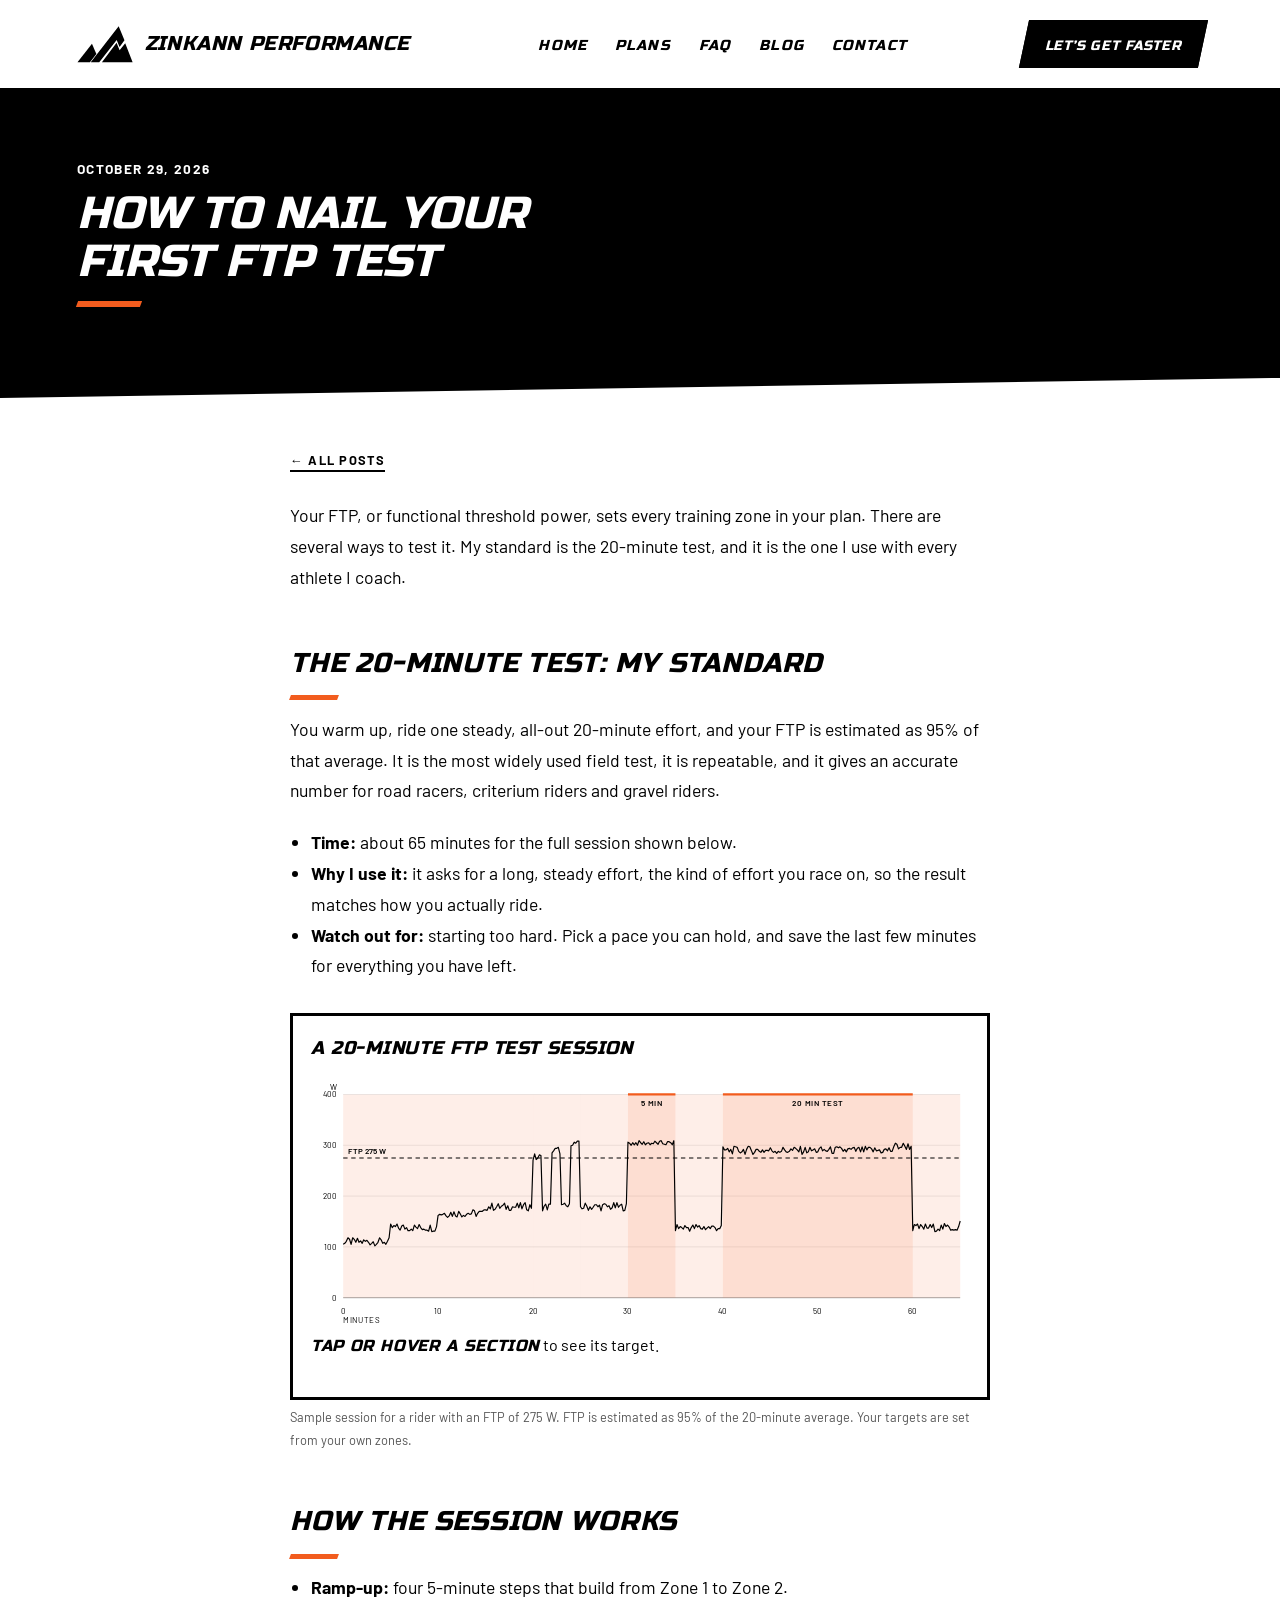
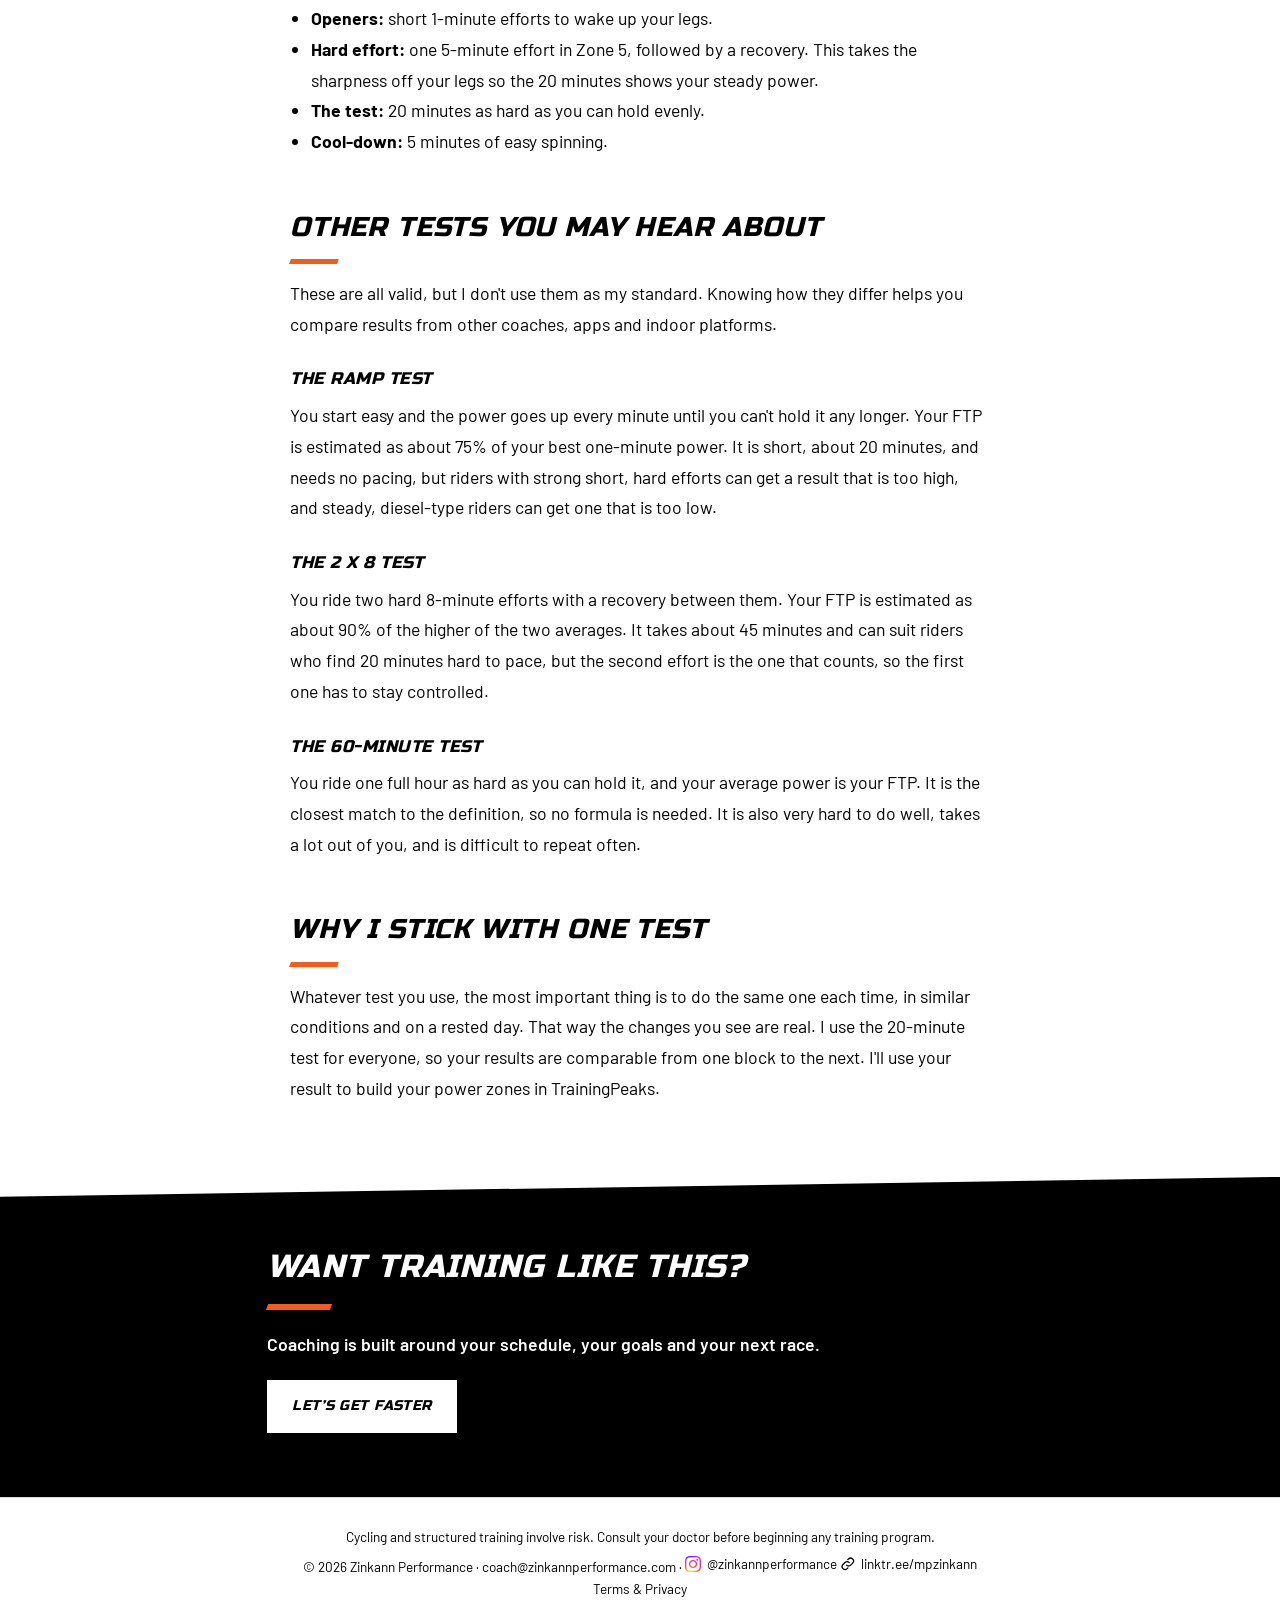
<file: public/blog/how-to-nail-your-first-ftp-test.html>
<!DOCTYPE html>
<html lang="en">
<head>
<meta charset="utf-8">
<meta name="viewport" content="width=device-width, initial-scale=1, viewport-fit=cover">
<title>How to nail your first FTP test | Zinkann Performance</title>
<meta name="description" content="Online cycling coaching from USA Cycling Level 3 Coach Michael Zinkann. Power-based, data-driven training plans for road, criterium and gravel racers.">
<meta property="og:type" content="website">
<meta property="og:site_name" content="Zinkann Performance">
<meta property="og:title" content="How to nail your first FTP test | Zinkann Performance">
<meta property="og:description" content="Online cycling coaching from USA Cycling Level 3 Coach Michael Zinkann. Power-based, data-driven training plans for road, criterium and gravel racers.">
<meta property="og:url" content="https://zinkannperformance.com/blog/how-to-nail-your-first-ftp-test">
<meta property="og:image" content="https://zinkannperformance.com/images/og-share.jpg">
<meta property="og:image:width" content="1200">
<meta property="og:image:height" content="630">
<meta name="twitter:card" content="summary_large_image">
<meta name="twitter:image" content="https://zinkannperformance.com/images/og-share.jpg">
<meta name="description" content="The 20-minute test is my standard way to set your FTP. Here is why, how to do it, and how the other tests compare.">
<link rel="canonical" href="https://zinkannperformance.com/blog/how-to-nail-your-first-ftp-test">
<link rel="icon" href="/favicon.ico" sizes="any">
<link rel="icon" type="image/png" sizes="48x48" href="/favicon-48.png">
<link rel="icon" type="image/png" sizes="192x192" href="/favicon-192.png">
<link rel="apple-touch-icon" href="/apple-touch-icon.png">
<link rel="preconnect" href="https://fonts.googleapis.com">
<link rel="preconnect" href="https://fonts.gstatic.com" crossorigin>
<link href="https://fonts.googleapis.com/css2?family=Barlow:ital,wght@0,400;0,500;0,600;1,400&family=Russo+One&display=swap" rel="stylesheet">
<style>
:root{box-sizing:border-box;padding-top:env(safe-area-inset-top,0px);padding-bottom:env(safe-area-inset-bottom,0px)}
*,*::before,*::after{box-sizing:inherit}
body{margin:0;background:#fff;color:#000;font-family:"Barlow","Helvetica Neue",Helvetica,Arial,sans-serif;line-height:1.6}
header{display:flex;align-items:center;justify-content:space-between;flex-wrap:wrap;gap:12px;padding:20px 6vw;border-bottom:3px solid #000}
.brand{display:flex;align-items:center;gap:12px;text-decoration:none;color:#000;font-family:"Russo One","Arial Black",Arial,sans-serif;font-style:italic;font-weight:400;font-size:1.25rem;letter-spacing:.03em;text-transform:uppercase}
.brand svg{width:56px;height:auto}
nav a{color:#000;text-decoration:none;margin-left:22px;font-family:"Russo One","Arial Black",Arial,sans-serif;font-style:italic;font-size:.9rem;font-weight:400;text-transform:uppercase;letter-spacing:.08em;padding-bottom:3px;border-bottom:3px solid transparent}
nav a:hover,nav a.active{border-bottom-color:#F25C1E}
.page{display:none;max-width:900px;margin:0 auto;padding:72px 6vw}
.page.show{display:block}
h2{font-family:"Russo One","Arial Black",Arial,sans-serif;font-style:italic;font-weight:400;font-size:2rem;text-transform:uppercase;letter-spacing:.03em;margin:0 0 20px}
.tiers{display:grid;grid-template-columns:repeat(auto-fit,minmax(280px,1fr));gap:28px;margin-top:36px;align-items:start}
.tier{border:3px solid #000;padding:32px 28px;background:#fff;color:#000;display:flex;flex-direction:column;position:relative;transition:transform .25s ease,box-shadow .25s ease,background .25s ease,color .25s ease}
.tier:hover{background:#000;color:#fff;transform:translateY(-8px) scale(1.02);box-shadow:0 14px 28px rgba(0,0,0,.25);z-index:2}
.tier:hover .badge{background:#fff;color:#000}
.badge{position:absolute;top:0;right:0;background:#F25C1E;color:#fff;padding:5px 18px;font-family:"Russo One","Arial Black",Arial,sans-serif;font-style:italic;font-size:.75rem;letter-spacing:.1em;text-transform:uppercase}
.sub{font-weight:700;font-size:.8rem;letter-spacing:.12em;text-transform:uppercase;margin:6px 0 22px}
.bar{height:5px;background:#000;margin:0 0 22px}
.tier:hover .bar{background:#fff}
.feat ul{list-style:none;padding:0;margin:0 0 30px}
.feat li{padding:8px 0 8px 28px;position:relative}
.feat li::before{content:"";position:absolute;left:4px;top:.95em;width:10px;height:10px;background:currentColor;transform:skewX(-20deg)}
.cta{display:block;text-align:center;border:3px solid #000;color:#000;background:#fff;text-decoration:none;transform:skewX(-12deg);padding:14px;margin-top:auto}
.cta span{display:inline-block;transform:skewX(12deg);font-family:"Russo One","Arial Black",Arial,sans-serif;font-style:italic;text-transform:uppercase;letter-spacing:.08em}
.tier:hover .cta{background:#fff;color:#000;border-color:#fff}
.cta:hover{background:#000;color:#fff}
.tier:hover .cta:hover{background:#000;color:#fff;border-color:#fff}
.tier h3{margin:0 0 4px;font-family:"Russo One","Arial Black",Arial,sans-serif;font-style:italic;text-transform:uppercase;letter-spacing:.03em;font-size:1.3rem;font-weight:400;}
.price{font-family:"Russo One","Arial Black",Arial,sans-serif;font-style:italic;font-size:3.2rem;line-height:1;margin:0 0 22px}
.price small{font-size:1.1rem}
.btns{display:flex;flex-wrap:wrap;gap:16px;margin-top:36px}
.btn{display:inline-block;padding:14px 28px;border:3px solid #000;color:#000;background:#fff;text-decoration:none;font-family:"Russo One","Arial Black",Arial,sans-serif;font-style:italic;text-transform:uppercase;letter-spacing:.05em;font-size:.95rem}
.btn.solid{background:#fff;color:#000}
.btn:hover{background:#000;color:#fff}
.btn.solid:hover{background:#000;color:#fff}
footer{text-align:center;padding:28px 28px 72px;font-size:.85rem;border-top:1px solid #ddd}
img.ph{display:block;width:100%;height:auto;object-fit:cover}
.wide{margin:0 0 50px}
.wide img{max-height:460px;object-position:50% 25%}
.wide.road img{max-height:320px;object-position:50% 68%}
.wide.road{margin-bottom:36px}
.wide.blog{margin-bottom:36px}
.wide.blog img{max-height:420px;object-position:50% 30%}
.split{display:grid;grid-template-columns:1.25fr 1fr;gap:36px;align-items:start}
.split img{max-height:540px;object-position:50% 55%}
.hcta{border:3px solid #000;background:#000;color:#fff;text-decoration:none;transform:skewX(-12deg);padding:8px 18px}
.hcta span{display:inline-block;transform:skewX(12deg);font-family:"Russo One","Arial Black",Arial,sans-serif;font-style:italic;text-transform:uppercase;letter-spacing:.06em;font-size:.85rem}
.hcta:hover{background:#fff;color:#000}
.rf{font-family:"Russo One","Arial Black",Arial,sans-serif;font-style:italic}
.climb{margin-top:24px}.climb svg{display:block;width:100%;height:auto}
.steps{display:grid;grid-template-columns:repeat(3,1fr);gap:12px;margin:10px 0 0}
.ridge{animation:draw 1.8s ease both}@keyframes draw{from{stroke-dashoffset:1}to{stroke-dashoffset:0}}
@media (prefers-reduced-motion:reduce){.ridge{animation:none}}
@media (max-width:600px){.step p{font-size:.85rem}.step h3{font-size:1rem}}
.step{text-align:center;padding:0 4px}
.step .n{font-family:"Russo One","Arial Black",Arial,sans-serif;font-style:italic;font-size:2rem;line-height:1}
.step h3{font-family:"Russo One","Arial Black",Arial,sans-serif;font-style:italic;text-transform:uppercase;font-weight:400;font-size:1.15rem;margin:8px 0 6px}
.step p{margin:0}
.hwrap{margin-top:70px}
.quotes blockquote{max-width:64ch}
.quotes{display:grid;grid-template-columns:repeat(auto-fit,minmax(260px,1fr));gap:24px}
blockquote{margin:0;padding:6px 0 6px 20px;border-left:5px solid #000;font-size:1.05rem}
blockquote cite{display:block;margin-top:8px;font-style:normal;font-weight:700;font-size:.85rem;text-transform:uppercase;letter-spacing:.08em}
.faq{margin-top:64px}
.faq .q{font-weight:700;margin:22px 0 4px}
.faq .a{margin:0;padding-bottom:18px;border-bottom:1px solid #ddd}
.field{margin:0 0 16px}
.field label{display:block;font-weight:700;font-size:.8rem;text-transform:uppercase;letter-spacing:.1em;margin-bottom:5px}
.field input,.field textarea,.field select{width:100%;border:3px solid #000;background:#fff;color:#000;padding:10px 12px;font:inherit;border-radius:0}
.field textarea{min-height:110px;resize:vertical}
.ferr{color:#b00020;font-size:.9rem;min-height:1.3em;margin:0 0 8px}
button.btn{cursor:pointer;font-size:.95rem}
.bar{transform-origin:left;animation:grow .9s ease both}
@keyframes grow{from{transform:scaleX(0)}to{transform:scaleX(1)}}
@media (prefers-reduced-motion:reduce){.bar{animation:none}}
@media (max-width:700px){.split{grid-template-columns:1fr}.hcta{margin-left:6px}}
.btn,.hcta,.cta,.step,blockquote,img.ph,.brand,nav a{transition:transform .25s ease,box-shadow .25s ease,background .25s ease,color .25s ease}
nav a{padding:4px 8px;margin-left:12px}
nav a:hover{background:#000;color:#fff;transform:translateY(-2px)}
.btn:hover{transform:translateY(-4px);box-shadow:0 8px 16px rgba(0,0,0,.25)}
.hcta:hover{transform:translateY(-3px) skewX(-12deg);box-shadow:0 8px 16px rgba(0,0,0,.25)}
.cta:hover,.tier:hover .cta:hover{transform:translateY(-3px) skewX(-12deg);box-shadow:0 8px 16px rgba(0,0,0,.25)}
.step{padding:14px 8px;border:3px solid transparent}
.step:hover{background:#000;color:#fff;transform:translateY(-6px) scale(1.02);box-shadow:0 12px 24px rgba(0,0,0,.25)}
blockquote:hover{background:#000;color:#fff;padding-right:14px;transform:translateY(-4px);box-shadow:0 10px 20px rgba(0,0,0,.25)}
img.ph{position:relative}
img.ph:hover{transform:scale(1.02);box-shadow:0 14px 28px rgba(0,0,0,.3);z-index:2}
.brand:hover{transform:translateY(-2px)}
.step{cursor:pointer}
.step.on{border-color:#000}
#page-faq .faq{margin-top:0}
.more{margin:30px 0 0;font-weight:700}
.more a{color:#000}
.posts{display:grid;gap:24px;margin-top:28px}
.post{border:3px solid #000;padding:26px 28px;background:#fff;color:#000;transition:transform .25s ease,box-shadow .25s ease,background .25s ease,color .25s ease}
.post:hover{background:#000;color:#fff;transform:translateY(-6px);box-shadow:0 12px 24px rgba(0,0,0,.25)}
.post .date{font-size:.8rem;font-weight:700;letter-spacing:.1em;text-transform:uppercase}
.post h3{font-family:"Russo One","Arial Black",Arial,sans-serif;font-style:italic;font-weight:400;text-transform:uppercase;font-size:1.3rem;margin:6px 0 8px}
.post p{margin:0}
.split.blogtop{grid-template-columns:1fr 1fr;align-items:center;margin-bottom:36px}
.split.blogtop img{max-height:none}
@media (max-width:700px){.split.blogtop{grid-template-columns:1fr}}
#page-about{max-width:none;padding:0}
.inner{max-width:900px;margin:0 auto;padding:56px 6vw 72px}
#page-about .hero{position:relative;display:flex;align-items:center;min-height:440px;background:#000;color:#fff;overflow:hidden;z-index:5;clip-path:polygon(0 0,100% 0,100% calc(100% - 20px),0 100%)}
.hbg{position:absolute;right:0;top:0;width:64%;height:100%;object-fit:cover;object-position:55% 40%;-webkit-mask-image:linear-gradient(90deg,transparent 0,#000 32%);mask-image:linear-gradient(90deg,transparent 0,#000 32%)}
.htxt{position:relative;max-width:52%;padding:56px 4vw 84px 6vw}
.htxt svg{display:block;width:84px;height:auto;margin-bottom:18px}
.htxt h1{font-family:"Russo One","Arial Black",Arial,sans-serif;font-style:italic;font-weight:400;text-transform:uppercase;font-size:clamp(1.9rem,4.6vw,3rem);line-height:1.04;letter-spacing:.01em;margin:0 0 10px;text-wrap:balance}
.htxt p{margin:0 0 26px;font-size:1.1rem;font-weight:600}
.hbtns{display:flex;flex-wrap:wrap;gap:14px}
.hb{display:inline-block;border:3px solid #fff;color:#fff;background:transparent;padding:12px 22px;text-decoration:none;font-family:"Russo One","Arial Black",Arial,sans-serif;font-style:italic;text-transform:uppercase;letter-spacing:.05em;font-size:.88rem;transition:transform .25s ease,box-shadow .25s ease,background .25s ease,color .25s ease}
.hb.wh{background:#fff;color:#000}
.hb:hover{background:#fff;color:#000;transform:translateY(-4px);box-shadow:0 8px 16px rgba(255,255,255,.2)}
.hb.wh:hover{background:#000;color:#fff}
@media (max-width:720px){
#page-about .hero{display:block;min-height:0}
.hbg{position:relative;display:block;width:100%;height:250px;-webkit-mask-image:linear-gradient(180deg,#000 55%,transparent);mask-image:linear-gradient(180deg,#000 55%,transparent)}
.htxt{max-width:none;padding:0 16px 80px;margin-top:-30px}
.inner{padding:40px 6vw 56px}
}
#page-plans,#page-faq,#page-blog,#page-contact{max-width:none;padding:0}
.inner.narrow{max-width:700px}
.phero{position:relative;display:flex;align-items:center;min-height:260px;background:#000;color:#fff;overflow:hidden;z-index:5;clip-path:polygon(0 0,100% 0,100% calc(100% - 20px),0 100%)}
.pbg{position:absolute;right:0;top:0;width:60%;height:100%;object-fit:cover;-webkit-mask-image:linear-gradient(90deg,transparent 0,#000 32%);mask-image:linear-gradient(90deg,transparent 0,#000 32%)}
.pmark{position:absolute;right:4vw;bottom:-14px;width:min(36vw,360px);height:auto}
.ptxt{position:relative;max-width:60%;padding:48px 4vw 72px 6vw}
.phero h2{font-size:clamp(2rem,5vw,3.2rem);line-height:1.05;margin:0 0 8px;color:#fff}
.phero p{margin:0;font-size:1.1rem;font-weight:600}
@media (max-width:720px){
.phero{display:block;min-height:0}
.pbg{position:relative;display:block;width:100%;height:190px;-webkit-mask-image:linear-gradient(180deg,#000 55%,transparent);mask-image:linear-gradient(180deg,#000 55%,transparent)}
.ptxt{max-width:none;padding:0 16px 64px;margin-top:-24px}
.phero.nopic .ptxt{margin-top:0;padding-top:40px}
.pmark{display:none}
}
.sband{--s:20px;position:relative;margin-top:calc(var(--s) * -1);padding-block:calc(var(--s) + 44px) calc(var(--s) + 52px);clip-path:polygon(0 0,100% 0,100% calc(100% - var(--s)),0 100%)}
.sband .inner{padding-top:0;padding-bottom:0}
.sband .hwrap{margin-top:0}
.sband.white{background:#fff}
.sband.grey{background:#ececec}
.sband.dark{background:#000;color:#fff;clip-path:none;padding-bottom:64px}
.sband.dark h2{color:#fff}
.sband.dark p{margin:0 0 22px;font-size:1.1rem;font-weight:600;max-width:60ch}
.sband.last{clip-path:none}
.z4{z-index:4}.z3{z-index:3}.z2{z-index:2}.z1{z-index:1}
header{position:relative;z-index:50}
.burger{display:none;flex:none;width:46px;height:40px;border:3px solid #000;background:#fff;padding:0;cursor:pointer;place-content:center;gap:5px;transform:skewX(-12deg)}
.burger i{display:block;width:20px;height:3px;background:#000;transition:transform .25s ease,opacity .2s ease}
.burger:focus-visible{outline:3px solid #000;outline-offset:3px}
.mopen .burger{background:#000}
.mopen .burger i{background:#fff}
.mopen .burger i:nth-child(1){transform:translateY(8px) rotate(45deg)}
.mopen .burger i:nth-child(2){opacity:0}
.mopen .burger i:nth-child(3){transform:translateY(-8px) rotate(-45deg)}
.mmenu{display:none}
@media (max-width:720px){
header{flex-wrap:nowrap;gap:10px;padding:12px 16px}
.brand{min-width:0;font-size:.85rem;gap:9px;white-space:nowrap}
.brand span{overflow:hidden;text-overflow:ellipsis}
.brand svg{width:34px;flex:none}
header nav,header .hcta{display:none}
.burger{display:grid}
.mmenu{display:block;position:absolute;left:0;right:0;top:100%;background:#000;color:#fff;padding:8px 16px 52px;clip-path:polygon(0 0,100% 0,100% calc(100% - 20px),0 100%);opacity:0;visibility:hidden;transform:translateY(-10px);transition:opacity .25s ease,transform .25s ease,visibility .25s}
.mopen .mmenu{opacity:1;visibility:visible;transform:none}
main,footer{transition:opacity .25s ease}
header.mopen ~ main,header.mopen ~ footer{opacity:.08}
.mmenu a{display:block;padding:15px 4px;border-bottom:1px solid #333;color:#fff;text-decoration:none;font-family:"Russo One","Arial Black",Arial,sans-serif;font-style:italic;text-transform:uppercase;font-size:1.25rem;letter-spacing:.04em}
.mmenu a.on{border-bottom:3px solid #fff}
.mmenu a.go{margin-top:22px;border:3px solid #fff;background:#fff;color:#000;text-align:center;font-size:.95rem;padding:13px}
}
@media (prefers-reduced-motion:reduce){.mmenu,.burger i{transition:none}}
header{position:sticky;top:env(safe-area-inset-top,0px);background:#fff}
body::before{content:"";position:fixed;inset:0 0 auto;height:env(safe-area-inset-top,0px);z-index:60;background:#fff}
@keyframes rise{from{opacity:0;transform:translateY(14px)}to{opacity:1;transform:none}}
.htxt,.ptxt{animation:rise .7s ease both}
.rv{opacity:.3;transform:translateY(18px)}
.rv.in{opacity:1;transform:none;transition:opacity .6s ease,transform .6s ease}
@media (prefers-reduced-motion:reduce){.htxt,.ptxt{animation:none}.rv{opacity:1;transform:none}}
.hcta:hover{box-shadow:0 8px 16px rgba(242,92,30,.35)}
.hb:hover{box-shadow:0 8px 16px rgba(242,92,30,.35)}
.htxt h1::after,.phero h2::after,.sband.dark h2::after{content:"";display:block;width:64px;height:6px;margin-top:12px;background:#F25C1E;transform:skewX(-20deg);transform-origin:left}
.feat li::before{background:#F25C1E}
.field input:focus,.field textarea:focus,.field select:focus{outline:none;border-color:#F25C1E;box-shadow:0 0 0 3px rgba(242,92,30,.25)}
#send:hover{background:#F25C1E;border-color:#F25C1E;color:#fff}
#ivl .lead{max-width:60ch;margin:18px 0 28px;font-size:1.1rem}
#ivl h2::after{content:"";display:block;width:64px;height:6px;margin-top:12px;background:#F25C1E;transform:skewX(-20deg);transform-origin:left}
#ivl .tag{display:inline-block;font-family:"Russo One",Arial,sans-serif;font-style:italic;text-transform:uppercase;letter-spacing:.1em;font-size:.72rem;background:#000;color:#fff;padding:4px 14px;margin-bottom:14px;transform:skewX(-12deg)}
#ivl .card{background:#fff;border:3px solid #000;padding:20px 20px 12px}
#ivl .stats{display:grid;grid-template-columns:repeat(2,1fr);margin:0 0 14px;border-bottom:3px solid #000;padding-bottom:14px}
#ivl .stat{min-width:0;padding-right:10px}
#ivl .stat b{display:block;font-family:"Russo One","Arial Black",Arial,sans-serif;font-style:italic;font-weight:400;font-size:clamp(1.3rem,4vw,2rem);line-height:1.1}
#ivl .stat span{font-size:.72rem;font-weight:600;letter-spacing:.1em;text-transform:uppercase;color:#555}
#ivl svg{display:block;width:100%;height:auto;overflow:visible}
#ivl svg text{font-family:"Barlow",Arial,sans-serif;font-size:11px;fill:#000}
#ivl .blk{fill:#F25C1E;opacity:.18;cursor:pointer;transition:opacity .2s}
#ivl .blk:hover,#ivl .blk.on{opacity:.38}
#ivl .ov{fill:#F25C1E;opacity:.3;pointer-events:none}
#ivl .blkline{stroke:#F25C1E;stroke-width:3}
#ivl #pw{fill:none;stroke:#000;stroke-width:1.6;stroke-linejoin:round}
#ivl .draw{stroke-dasharray:1;stroke-dashoffset:0;animation:draw 2.2s ease-out}
@keyframes draw{from{stroke-dashoffset:1}to{stroke-dashoffset:0}}
#ivl .readout{min-height:3.2em;margin:10px 0 6px;font-size:1rem}
#ivl .readout b{font-family:"Russo One",Arial,sans-serif;font-style:italic;text-transform:uppercase;letter-spacing:.04em;font-weight:400}
#ivl .note{font-size:.8rem;color:#555;margin:6px 0 0}
@media (max-width:560px){#ivl .card{padding:14px 12px 8px}#ivl svg text{font-size:22px}}
@media (prefers-reduced-motion:reduce){#ivl .draw{animation:none}}
.z0{z-index:0}
.sl{display:inline-flex;align-items:center;gap:.4em;color:inherit;text-decoration:none;border-bottom:2px solid transparent}
.sl:hover{border-bottom-color:#F25C1E}
.si{width:1.15em;height:1.15em;flex:none}
a.post{display:block;text-decoration:none}
.post .more{display:inline-block;margin-top:12px;font-weight:700;font-size:.8rem;letter-spacing:.1em;text-transform:uppercase}
@media (min-width:721px) and (max-width:1080px){header{flex-wrap:nowrap}.brand{font-size:1rem}nav a{margin-left:6px;font-size:.8rem}.hcta{display:none}}
@media (min-width:721px){.hero{min-height:clamp(450px,32vw,580px)}.hbg{width:auto;height:100%;max-width:64%;aspect-ratio:16/9;object-position:55% 12%}.phero{min-height:clamp(280px,24vw,460px)}.pbg{object-position:50% 35%}#page-blog .pbg{object-position:50% 0%}#page-contact .pbg{width:44%;object-position:50% 22%}#page-plans .pbg{object-position:50% 55%}#page-faq .pbg{object-position:50% 23%}}
.mcta{display:none}
@media (max-width:720px){
.mcta{display:block;position:fixed;left:0;right:0;bottom:0;z-index:55;background:#F25C1E;color:#fff;text-align:center;text-decoration:none;padding:14px 12px calc(14px + env(safe-area-inset-bottom,0px));font-family:"Russo One","Arial Black",Arial,sans-serif;font-style:italic;text-transform:uppercase;letter-spacing:.08em;font-size:.95rem;box-shadow:0 -6px 16px rgba(0,0,0,.25);transition:transform .3s ease}
.mcta.off{transform:translateY(110%)}
body{padding-bottom:56px}
}
@media (prefers-reduced-motion:reduce){.mcta{transition:none}}
.ferr.ok{font-weight:700;color:#000;border-left:4px solid #F25C1E;padding-left:10px}
#editbar{position:fixed;right:14px;bottom:calc(14px + env(safe-area-inset-bottom,0px));z-index:5;display:flex;gap:8px}
#editbar button{background:#000;color:#fff;border:0;padding:10px 16px;font:inherit;font-size:.85rem;cursor:pointer}
#editbar button.alt{background:#fff;color:#000;border:1px solid #000}
body.editing [data-edit]{outline:1px dashed #888;outline-offset:3px;cursor:text}

.art{max-width:700px;margin:0 auto}
.art p{font-size:1.1rem;line-height:1.75;margin:0 0 1.2em}
.art h2{font-size:clamp(1.3rem,3.4vw,1.7rem);margin:1.8em 0 .5em;text-align:left}
.art h2::after{content:"";display:block;width:48px;height:5px;margin-top:10px;background:#F25C1E;transform:skewX(-20deg);transform-origin:left}
.art h3{font-family:"Russo One","Arial Black",Arial,sans-serif;font-style:italic;font-weight:400;text-transform:uppercase;font-size:1.05rem;letter-spacing:.03em;margin:1.6em 0 .4em}
.art ul{font-size:1.1rem;line-height:1.75;padding-left:1.2em;margin:0 0 1.2em}
.backlink{display:inline-block;margin-bottom:28px;font-weight:700;font-size:.8rem;letter-spacing:.1em;text-transform:uppercase;color:#000;text-decoration:none;border-bottom:2px solid #000}
.backlink:hover{border-bottom-color:#F25C1E}
.pdate{font-size:.85rem;font-weight:700;letter-spacing:.1em;text-transform:uppercase;margin:0 0 10px}
.phero h1{font-family:"Russo One","Arial Black",Arial,sans-serif;font-style:italic;font-weight:400;text-transform:uppercase;font-size:clamp(1.7rem,4.6vw,2.8rem);line-height:1.08;margin:0;color:#fff;text-wrap:balance}
.phero h1::after{content:"";display:block;width:64px;height:6px;margin-top:14px;background:#F25C1E;transform:skewX(-20deg);transform-origin:left}
.phero.art-hero .ptxt{max-width:900px}
.sband.white{padding-top:calc(var(--s) + 48px)}

#ftp20{margin:2em 0}
#ftp20 .card{background:#fff;border:3px solid #000;padding:18px 18px 10px}
#ftp20 h3{font-family:"Russo One","Arial Black",Arial,sans-serif;font-style:italic;font-weight:400;text-transform:uppercase;font-size:1.15rem;margin:0 0 10px}
#ftp20 svg{display:block;width:100%;height:auto;overflow:visible}
#ftp20 svg text{font-family:"Barlow",Arial,sans-serif;font-size:11px;fill:#000}
#ftp20 .blk{fill:#F25C1E;opacity:.1;cursor:pointer;transition:opacity .2s}
#ftp20 .blk.key{opacity:.2}
#ftp20 .blk:hover,#ftp20 .blk.on{opacity:.38}
#ftp20 .blkline{stroke:#F25C1E;stroke-width:3}
#ftp20 #pw20{fill:none;stroke:#000;stroke-width:1.6;stroke-linejoin:round}
#ftp20 .draw{stroke-dasharray:1;stroke-dashoffset:0;animation:draw20 2.2s ease-out}
@keyframes draw20{from{stroke-dashoffset:1}to{stroke-dashoffset:0}}
#ftp20 .readout{min-height:3.2em;margin:10px 0 4px;font-size:1rem}
#ftp20 .readout b{font-family:"Russo One",Arial,sans-serif;font-style:italic;text-transform:uppercase;letter-spacing:.04em;font-weight:400}
#ftp20 .note{font-size:.8rem;color:#555;margin:6px 0 0}
@media (max-width:560px){#ftp20 .card{padding:12px 10px 6px}#ftp20 svg text{font-size:20px}}
@media (prefers-reduced-motion:reduce){#ftp20 .draw{animation:none}}
</style>
</head>
<body>
<svg width="0" height="0" style="position:absolute" aria-hidden="true">
  <symbol id="logo" viewBox="-16 0 270 185">
    <g transform="translate(16 0) skewX(-10)">
      <polygon points="56,90 2,180 62,180 86,140"/>
      <polygon points="66,180 170,6 210,74 192,106 172,72 107,180"/>
      <polygon points="268,180 216,88 195,122 174,86 120,180"/>
    </g>
  </symbol>
</svg>
<header>
  <a class="brand" href="../index.html#about"><svg fill="#000" viewBox="0 0 270 185"><use href="#logo"/></svg><span>Zinkann Performance</span></a>
  <nav><a href="../index.html#about" data-nav="about">Home</a><a href="../plans.html" data-nav="plans">Plans</a><a href="../faq.html" data-nav="faq">FAQ</a><a href="../index.html#blog" data-nav="blog">Blog</a><a href="../index.html#contact" data-nav="contact">Contact</a></nav>
  <a class="hcta" href="../index.html#contact"><span>Let’s get faster</span></a>
  <button class="burger" id="burger" type="button" aria-expanded="false" aria-controls="mnav" aria-label="Menu"><i></i><i></i><i></i></button>
  <div class="mmenu" id="mnav" role="navigation" aria-label="Main menu"><a href="../index.html#about">Home</a><a href="../plans.html">Plans</a><a href="../faq.html">FAQ</a><a href="../index.html#blog">Blog</a><a href="../index.html#contact">Contact</a><a class="go" href="../index.html#contact">Let’s get faster</a></div>
</header>
<main>
<div class="phero nopic art-hero"><div class="ptxt"><div class="pdate">October 29, 2026</div><h1>How to nail your first FTP test</h1></div></div>
<section class="sband white z4"><div class="inner"><div class="art">
<a class="backlink" href="../index.html#blog">&larr; All posts</a>
<p>Your FTP, or functional threshold power, sets every training zone in your plan. There are several ways to test it. My standard is the 20-minute test, and it is the one I use with every athlete I coach.</p>
<h2>The 20-minute test: my standard</h2>
<p>You warm up, ride one steady, all-out 20-minute effort, and your FTP is estimated as 95% of that average. It is the most widely used field test, it is repeatable, and it gives an accurate number for road racers, criterium riders and gravel riders.</p>
<ul><li><strong>Time:</strong> about 65 minutes for the full session shown below.</li><li><strong>Why I use it:</strong> it asks for a long, steady effort, the kind of effort you race on, so the result matches how you actually ride.</li><li><strong>Watch out for:</strong> starting too hard. Pick a pace you can hold, and save the last few minutes for everything you have left.</li></ul>
<div id="ftp20"><div class="card"><h3>A 20-minute FTP test session</h3><svg id="c20" viewBox="0 0 900 340" role="img" aria-label="Power in watts over 65 minutes: a 20-minute ramp-up, openers, a 5-minute hard effort, then a 20-minute test effort at 290 watts"></svg><div class="readout" id="r20"><b>Tap or hover a section</b> to see its target.</div></div><p class="note">Sample session for a rider with an FTP of 275 W. FTP is estimated as 95% of the 20-minute average. Your targets are set from your own zones.</p></div>
<h2>How the session works</h2>
<ul><li><strong>Ramp-up:</strong> four 5-minute steps that build from Zone 1 to Zone 2.</li><li><strong>Openers:</strong> short 1-minute efforts to wake up your legs.</li><li><strong>Hard effort:</strong> one 5-minute effort in Zone 5, followed by a recovery. This takes the sharpness off your legs so the 20 minutes shows your steady power.</li><li><strong>The test:</strong> 20 minutes as hard as you can hold evenly.</li><li><strong>Cool-down:</strong> 5 minutes of easy spinning.</li></ul>
<h2>Other tests you may hear about</h2>
<p>These are all valid, but I don&#x27;t use them as my standard. Knowing how they differ helps you compare results from other coaches, apps and indoor platforms.</p>
<h3>The ramp test</h3>
<p>You start easy and the power goes up every minute until you can&#x27;t hold it any longer. Your FTP is estimated as about 75% of your best one-minute power. It is short, about 20 minutes, and needs no pacing, but riders with strong short, hard efforts can get a result that is too high, and steady, diesel-type riders can get one that is too low.</p>
<h3>The 2 x 8 test</h3>
<p>You ride two hard 8-minute efforts with a recovery between them. Your FTP is estimated as about 90% of the higher of the two averages. It takes about 45 minutes and can suit riders who find 20 minutes hard to pace, but the second effort is the one that counts, so the first one has to stay controlled.</p>
<h3>The 60-minute test</h3>
<p>You ride one full hour as hard as you can hold it, and your average power is your FTP. It is the closest match to the definition, so no formula is needed. It is also very hard to do well, takes a lot out of you, and is difficult to repeat often.</p>
<h2>Why I stick with one test</h2>
<p>Whatever test you use, the most important thing is to do the same one each time, in similar conditions and on a rested day. That way the changes you see are real. I use the 20-minute test for everyone, so your results are comparable from one block to the next. I&#x27;ll use your result to build your power zones in TrainingPeaks.</p>
</div></div></section>
<section class="sband dark z3"><div class="inner">
<h2>Want training like this?</h2>
<p>Coaching is built around your schedule, your goals and your next race.</p>
<a class="hb wh" href="../index.html#contact">Let&rsquo;s get faster</a>
</div></section>
</main>
<footer><div style="margin-bottom:6px">Cycling and structured training involve risk. Consult your doctor before beginning any training program.</div><span>© 2026 Zinkann Performance · coach@zinkannperformance.com · <a class="sl" href="https://instagram.com/zinkannperformance" target="_blank" rel="noopener"><img class="si" src="../images/photo-17ded61938.png" alt="" width="20" height="20">@zinkannperformance</a> <a class="sl" href="https://linktr.ee/mpzinkann" target="_blank" rel="noopener"><svg class="si" viewBox="0 0 24 24" aria-hidden="true"><path d="M10 14a4.5 4.5 0 0 0 6.4 0l3-3a4.5 4.5 0 0 0-6.4-6.4l-1 1M14 10a4.5 4.5 0 0 0-6.4 0l-3 3a4.5 4.5 0 0 0 6.4 6.4l1-1" fill="none" stroke="currentColor" stroke-width="2" stroke-linecap="round"/></svg>linktr.ee/mpzinkann</a><br><a class="sl" href="../terms.html">Terms &amp; Privacy</a></span></footer>
<script>
(function(){
  var hd=document.querySelector("header"),b=document.getElementById("burger"),m=document.getElementById("mnav");
  var links=[].slice.call(m.querySelectorAll("a"));
  function set(o){hd.classList.toggle("mopen",o);b.setAttribute("aria-expanded",o?"true":"false");}
  b.addEventListener("click",function(){set(!hd.classList.contains("mopen"));});
  links.forEach(function(a){a.addEventListener("click",function(){set(false);});});
  document.addEventListener("keydown",function(e){if(e.key==="Escape")set(false);});
  document.addEventListener("click",function(e){if(!hd.contains(e.target))set(false);});
  
})();
</script>
<script>
(function(){
var FTP=275,DUR=65;
// [start,min,watts,zone]
var segs=[[0,5,110,1],[5,5,138,1],[10,5,166,2],[15,5,179,2],[20,1,276,4],[21,1,179,2],[22,1,290,4],[23,1,179,2],[24,1,304,5],[25,5,179,2],[30,5,304,5],[35,5,138,1],[40,20,290,4],[60,5,138,1]];
var blocks=[[0,20,"Ramp-up","4 × 5 min · 110, 138, 166 and 179 W · Zones 1–2",0],[20,25,"Openers","5 × 1 min · 276, 179, 290, 179 and 304 W · Zones 2, 4 and 5",0],[25,30,"Easy spin","5 min · 179 W · Zone 2",0],[30,35,"Hard effort","5 min · 304 W · Zone 5",1],[35,40,"Recovery","5 min · 138 W · Zone 1",0],[40,60,"20-minute test","20 min · 290 W · Zone 4",1],[60,65,"Cool-down","5 min · 138 W · Zone 1",0]];
function rnd(i){var x=Math.sin(i*12.9898)*43758.5453;return x-Math.floor(x)}
var pts=[];
for(var s=0;s<=DUR*60;s+=10){var m=s/60,w=150;
 for(var k=0;k<segs.length;k++){if(m>=segs[k][0]&&m<segs[k][0]+segs[k][1]){w=segs[k][2];break}}
 var n=(rnd(s/10+7)-.5)*(w>300?10:16); if(m>=58&&m<60)n+=8;
 pts.push([m,Math.round(w+n)]);}
var W=900,H=340,L=44,R=12,T=28,B=34,X=function(m){return L+(W-L-R)*m/DUR},Y=function(w){return T+(H-T-B)*(1-w/400)};
var h="";
[0,100,200,300,400].forEach(function(w){h+='<line x1="'+L+'" x2="'+(W-R)+'" y1="'+Y(w)+'" y2="'+Y(w)+'" stroke="#000" stroke-opacity="'+(w?.12:.5)+'"/><text x="'+(L-8)+'" y="'+(Y(w)+4)+'" text-anchor="end">'+w+'</text>'});
for(var m=0;m<=60;m+=10)h+='<text x="'+X(m)+'" y="'+(H-12)+'" text-anchor="middle">'+m+'</text>';
h+='<text x="'+L+'" y="'+H+'" font-size="10" style="letter-spacing:.08em">MINUTES</text><text x="'+(L-8)+'" y="'+(T-6)+'" text-anchor="end" font-size="10">W</text>';
blocks.forEach(function(b,i){h+='<rect class="blk'+(b[4]?' key':'')+'" data-i="'+i+'" x="'+X(b[0])+'" y="'+T+'" width="'+(X(b[1])-X(b[0]))+'" height="'+(H-T-B)+'"/>';if(b[4])h+='<line class="blkline" x1="'+X(b[0])+'" x2="'+X(b[1])+'" y1="'+T+'" y2="'+T+'" style="pointer-events:none"/><text x="'+((X(b[0])+X(b[1]))/2)+'" y="'+(T+16)+'" text-anchor="middle" style="font-weight:600;letter-spacing:.06em;pointer-events:none">'+(i==3?'5 MIN':'20 MIN TEST')+'</text>'});
h+='<line x1="'+L+'" x2="'+(W-R)+'" y1="'+Y(FTP)+'" y2="'+Y(FTP)+'" stroke="#000" stroke-width="1.5" stroke-dasharray="6 5" style="pointer-events:none"/><text x="'+(L+6)+'" y="'+(Y(FTP)-6)+'" style="font-weight:600">FTP '+FTP+' W</text>';
var d=pts.map(function(p,i){return(i?"L":"M")+X(p[0]).toFixed(1)+" "+Y(p[1]).toFixed(1)}).join("");
h+='<path id="pw20" class="draw" pathLength="1" d="'+d+'" style="pointer-events:none"/>';
document.getElementById("c20").innerHTML=h;
var ro=document.getElementById("r20");
function show(i){document.querySelectorAll("#c20 .blk").forEach(function(r){r.classList.toggle("on",+r.dataset.i===i)});ro.innerHTML='<b>'+blocks[i][2]+'</b> · '+blocks[i][3]}
document.querySelectorAll("#c20 .blk").forEach(function(r){var i=+r.dataset.i;r.addEventListener("mouseenter",function(){show(i)});r.addEventListener("click",function(){show(i)});r.addEventListener("touchstart",function(){show(i)},{passive:true})});
})();
</script>
</body>
</html>
</file>
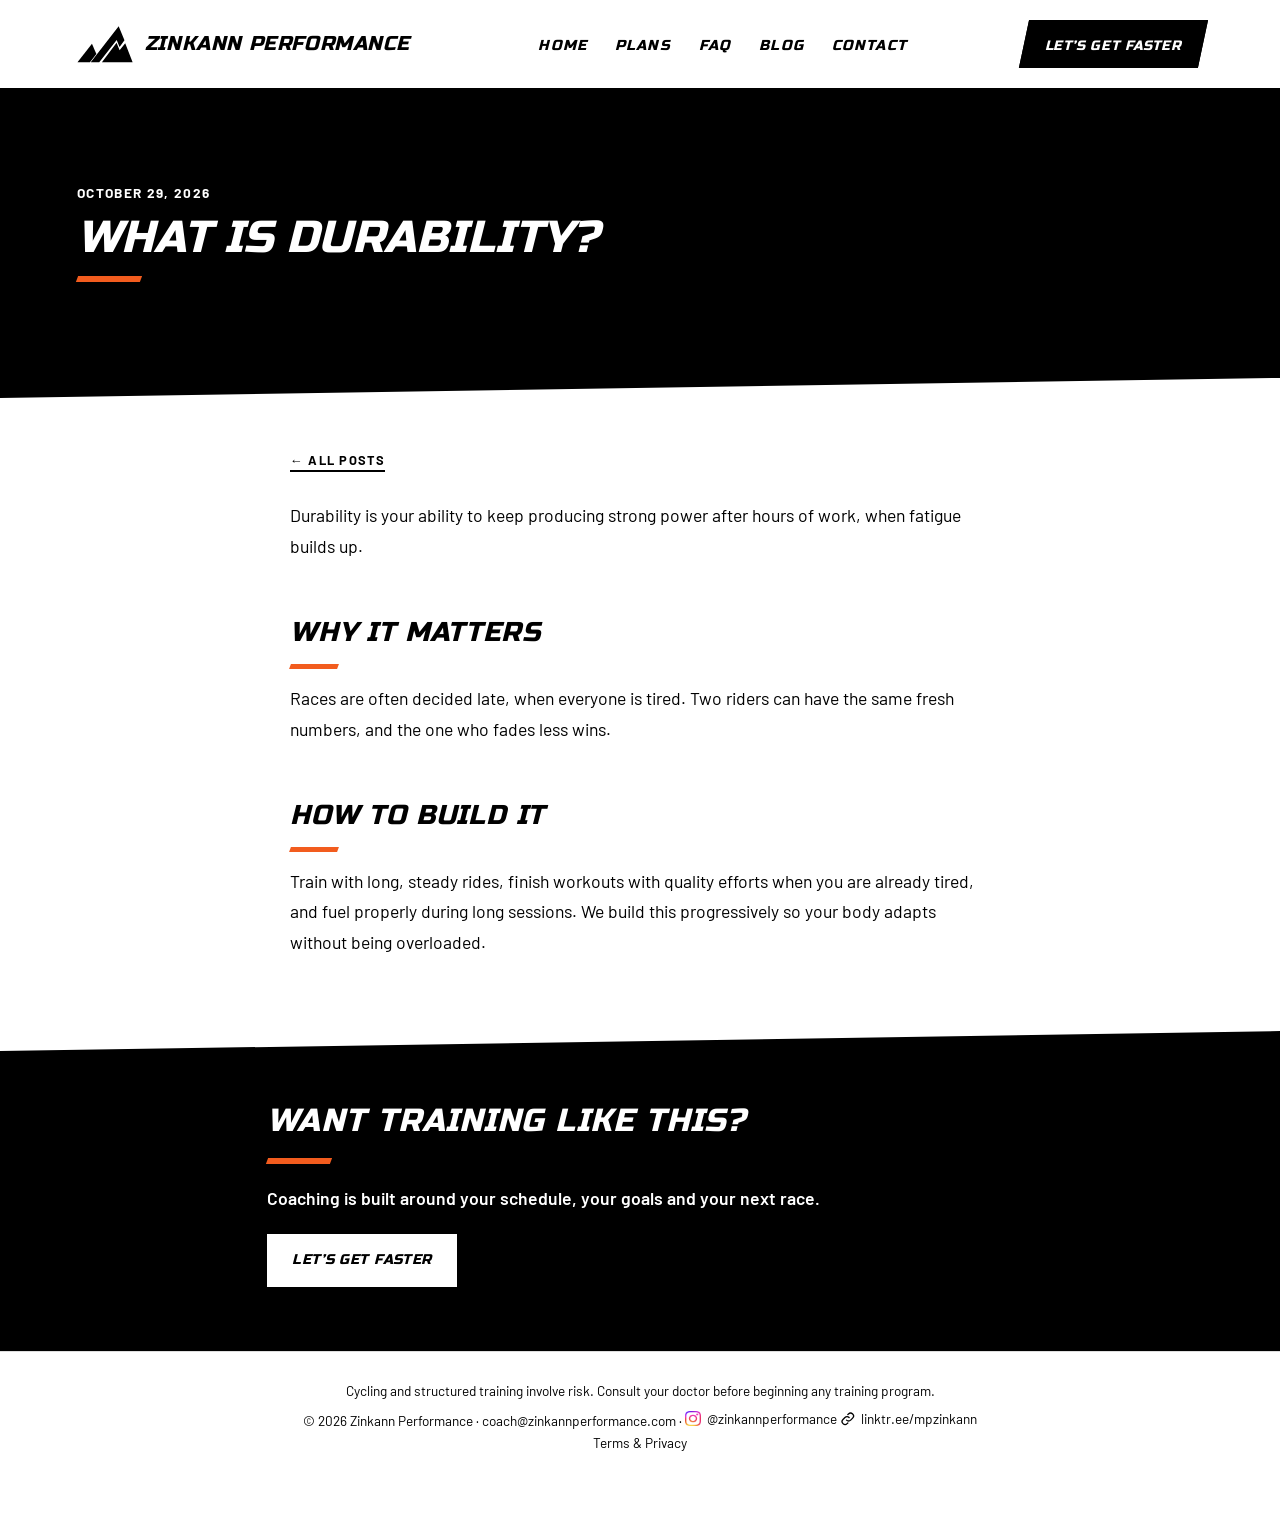
<file: public/blog/what-is-durability.html>
<!DOCTYPE html>
<html lang="en">
<head>
<meta charset="utf-8">
<meta name="viewport" content="width=device-width, initial-scale=1, viewport-fit=cover">
<title>What is durability? | Zinkann Performance</title>
<meta name="description" content="Online cycling coaching from USA Cycling Level 3 Coach Michael Zinkann. Power-based, data-driven training plans for road, criterium and gravel racers.">
<meta property="og:type" content="website">
<meta property="og:site_name" content="Zinkann Performance">
<meta property="og:title" content="What is durability? | Zinkann Performance">
<meta property="og:description" content="Online cycling coaching from USA Cycling Level 3 Coach Michael Zinkann. Power-based, data-driven training plans for road, criterium and gravel racers.">
<meta property="og:url" content="https://zinkannperformance.com/blog/what-is-durability">
<meta property="og:image" content="https://zinkannperformance.com/images/og-share.jpg">
<meta property="og:image:width" content="1200">
<meta property="og:image:height" content="630">
<meta name="twitter:card" content="summary_large_image">
<meta name="twitter:image" content="https://zinkannperformance.com/images/og-share.jpg">
<meta name="description" content="Durability is how well you hold your power late in a long ride or race. It is often what decides results.">
<link rel="canonical" href="https://zinkannperformance.com/blog/what-is-durability">
<link rel="icon" href="/favicon.ico" sizes="any">
<link rel="icon" type="image/png" sizes="48x48" href="/favicon-48.png">
<link rel="icon" type="image/png" sizes="192x192" href="/favicon-192.png">
<link rel="apple-touch-icon" href="/apple-touch-icon.png">
<link rel="preconnect" href="https://fonts.googleapis.com">
<link rel="preconnect" href="https://fonts.gstatic.com" crossorigin>
<link href="https://fonts.googleapis.com/css2?family=Barlow:ital,wght@0,400;0,500;0,600;1,400&family=Russo+One&display=swap" rel="stylesheet">
<style>
:root{box-sizing:border-box;padding-top:env(safe-area-inset-top,0px);padding-bottom:env(safe-area-inset-bottom,0px)}
*,*::before,*::after{box-sizing:inherit}
body{margin:0;background:#fff;color:#000;font-family:"Barlow","Helvetica Neue",Helvetica,Arial,sans-serif;line-height:1.6}
header{display:flex;align-items:center;justify-content:space-between;flex-wrap:wrap;gap:12px;padding:20px 6vw;border-bottom:3px solid #000}
.brand{display:flex;align-items:center;gap:12px;text-decoration:none;color:#000;font-family:"Russo One","Arial Black",Arial,sans-serif;font-style:italic;font-weight:400;font-size:1.25rem;letter-spacing:.03em;text-transform:uppercase}
.brand svg{width:56px;height:auto}
nav a{color:#000;text-decoration:none;margin-left:22px;font-family:"Russo One","Arial Black",Arial,sans-serif;font-style:italic;font-size:.9rem;font-weight:400;text-transform:uppercase;letter-spacing:.08em;padding-bottom:3px;border-bottom:3px solid transparent}
nav a:hover,nav a.active{border-bottom-color:#F25C1E}
.page{display:none;max-width:900px;margin:0 auto;padding:72px 6vw}
.page.show{display:block}
h2{font-family:"Russo One","Arial Black",Arial,sans-serif;font-style:italic;font-weight:400;font-size:2rem;text-transform:uppercase;letter-spacing:.03em;margin:0 0 20px}
.tiers{display:grid;grid-template-columns:repeat(auto-fit,minmax(280px,1fr));gap:28px;margin-top:36px;align-items:start}
.tier{border:3px solid #000;padding:32px 28px;background:#fff;color:#000;display:flex;flex-direction:column;position:relative;transition:transform .25s ease,box-shadow .25s ease,background .25s ease,color .25s ease}
.tier:hover{background:#000;color:#fff;transform:translateY(-8px) scale(1.02);box-shadow:0 14px 28px rgba(0,0,0,.25);z-index:2}
.tier:hover .badge{background:#fff;color:#000}
.badge{position:absolute;top:0;right:0;background:#F25C1E;color:#fff;padding:5px 18px;font-family:"Russo One","Arial Black",Arial,sans-serif;font-style:italic;font-size:.75rem;letter-spacing:.1em;text-transform:uppercase}
.sub{font-weight:700;font-size:.8rem;letter-spacing:.12em;text-transform:uppercase;margin:6px 0 22px}
.bar{height:5px;background:#000;margin:0 0 22px}
.tier:hover .bar{background:#fff}
.feat ul{list-style:none;padding:0;margin:0 0 30px}
.feat li{padding:8px 0 8px 28px;position:relative}
.feat li::before{content:"";position:absolute;left:4px;top:.95em;width:10px;height:10px;background:currentColor;transform:skewX(-20deg)}
.cta{display:block;text-align:center;border:3px solid #000;color:#000;background:#fff;text-decoration:none;transform:skewX(-12deg);padding:14px;margin-top:auto}
.cta span{display:inline-block;transform:skewX(12deg);font-family:"Russo One","Arial Black",Arial,sans-serif;font-style:italic;text-transform:uppercase;letter-spacing:.08em}
.tier:hover .cta{background:#fff;color:#000;border-color:#fff}
.cta:hover{background:#000;color:#fff}
.tier:hover .cta:hover{background:#000;color:#fff;border-color:#fff}
.tier h3{margin:0 0 4px;font-family:"Russo One","Arial Black",Arial,sans-serif;font-style:italic;text-transform:uppercase;letter-spacing:.03em;font-size:1.3rem;font-weight:400;}
.price{font-family:"Russo One","Arial Black",Arial,sans-serif;font-style:italic;font-size:3.2rem;line-height:1;margin:0 0 22px}
.price small{font-size:1.1rem}
.btns{display:flex;flex-wrap:wrap;gap:16px;margin-top:36px}
.btn{display:inline-block;padding:14px 28px;border:3px solid #000;color:#000;background:#fff;text-decoration:none;font-family:"Russo One","Arial Black",Arial,sans-serif;font-style:italic;text-transform:uppercase;letter-spacing:.05em;font-size:.95rem}
.btn.solid{background:#fff;color:#000}
.btn:hover{background:#000;color:#fff}
.btn.solid:hover{background:#000;color:#fff}
footer{text-align:center;padding:28px 28px 72px;font-size:.85rem;border-top:1px solid #ddd}
img.ph{display:block;width:100%;height:auto;object-fit:cover}
.wide{margin:0 0 50px}
.wide img{max-height:460px;object-position:50% 25%}
.wide.road img{max-height:320px;object-position:50% 68%}
.wide.road{margin-bottom:36px}
.wide.blog{margin-bottom:36px}
.wide.blog img{max-height:420px;object-position:50% 30%}
.split{display:grid;grid-template-columns:1.25fr 1fr;gap:36px;align-items:start}
.split img{max-height:540px;object-position:50% 55%}
.hcta{border:3px solid #000;background:#000;color:#fff;text-decoration:none;transform:skewX(-12deg);padding:8px 18px}
.hcta span{display:inline-block;transform:skewX(12deg);font-family:"Russo One","Arial Black",Arial,sans-serif;font-style:italic;text-transform:uppercase;letter-spacing:.06em;font-size:.85rem}
.hcta:hover{background:#fff;color:#000}
.rf{font-family:"Russo One","Arial Black",Arial,sans-serif;font-style:italic}
.climb{margin-top:24px}.climb svg{display:block;width:100%;height:auto}
.steps{display:grid;grid-template-columns:repeat(3,1fr);gap:12px;margin:10px 0 0}
.ridge{animation:draw 1.8s ease both}@keyframes draw{from{stroke-dashoffset:1}to{stroke-dashoffset:0}}
@media (prefers-reduced-motion:reduce){.ridge{animation:none}}
@media (max-width:600px){.step p{font-size:.85rem}.step h3{font-size:1rem}}
.step{text-align:center;padding:0 4px}
.step .n{font-family:"Russo One","Arial Black",Arial,sans-serif;font-style:italic;font-size:2rem;line-height:1}
.step h3{font-family:"Russo One","Arial Black",Arial,sans-serif;font-style:italic;text-transform:uppercase;font-weight:400;font-size:1.15rem;margin:8px 0 6px}
.step p{margin:0}
.hwrap{margin-top:70px}
.quotes blockquote{max-width:64ch}
.quotes{display:grid;grid-template-columns:repeat(auto-fit,minmax(260px,1fr));gap:24px}
blockquote{margin:0;padding:6px 0 6px 20px;border-left:5px solid #000;font-size:1.05rem}
blockquote cite{display:block;margin-top:8px;font-style:normal;font-weight:700;font-size:.85rem;text-transform:uppercase;letter-spacing:.08em}
.faq{margin-top:64px}
.faq .q{font-weight:700;margin:22px 0 4px}
.faq .a{margin:0;padding-bottom:18px;border-bottom:1px solid #ddd}
.field{margin:0 0 16px}
.field label{display:block;font-weight:700;font-size:.8rem;text-transform:uppercase;letter-spacing:.1em;margin-bottom:5px}
.field input,.field textarea,.field select{width:100%;border:3px solid #000;background:#fff;color:#000;padding:10px 12px;font:inherit;border-radius:0}
.field textarea{min-height:110px;resize:vertical}
.ferr{color:#b00020;font-size:.9rem;min-height:1.3em;margin:0 0 8px}
button.btn{cursor:pointer;font-size:.95rem}
.bar{transform-origin:left;animation:grow .9s ease both}
@keyframes grow{from{transform:scaleX(0)}to{transform:scaleX(1)}}
@media (prefers-reduced-motion:reduce){.bar{animation:none}}
@media (max-width:700px){.split{grid-template-columns:1fr}.hcta{margin-left:6px}}
.btn,.hcta,.cta,.step,blockquote,img.ph,.brand,nav a{transition:transform .25s ease,box-shadow .25s ease,background .25s ease,color .25s ease}
nav a{padding:4px 8px;margin-left:12px}
nav a:hover{background:#000;color:#fff;transform:translateY(-2px)}
.btn:hover{transform:translateY(-4px);box-shadow:0 8px 16px rgba(0,0,0,.25)}
.hcta:hover{transform:translateY(-3px) skewX(-12deg);box-shadow:0 8px 16px rgba(0,0,0,.25)}
.cta:hover,.tier:hover .cta:hover{transform:translateY(-3px) skewX(-12deg);box-shadow:0 8px 16px rgba(0,0,0,.25)}
.step{padding:14px 8px;border:3px solid transparent}
.step:hover{background:#000;color:#fff;transform:translateY(-6px) scale(1.02);box-shadow:0 12px 24px rgba(0,0,0,.25)}
blockquote:hover{background:#000;color:#fff;padding-right:14px;transform:translateY(-4px);box-shadow:0 10px 20px rgba(0,0,0,.25)}
img.ph{position:relative}
img.ph:hover{transform:scale(1.02);box-shadow:0 14px 28px rgba(0,0,0,.3);z-index:2}
.brand:hover{transform:translateY(-2px)}
.step{cursor:pointer}
.step.on{border-color:#000}
#page-faq .faq{margin-top:0}
.more{margin:30px 0 0;font-weight:700}
.more a{color:#000}
.posts{display:grid;gap:24px;margin-top:28px}
.post{border:3px solid #000;padding:26px 28px;background:#fff;color:#000;transition:transform .25s ease,box-shadow .25s ease,background .25s ease,color .25s ease}
.post:hover{background:#000;color:#fff;transform:translateY(-6px);box-shadow:0 12px 24px rgba(0,0,0,.25)}
.post .date{font-size:.8rem;font-weight:700;letter-spacing:.1em;text-transform:uppercase}
.post h3{font-family:"Russo One","Arial Black",Arial,sans-serif;font-style:italic;font-weight:400;text-transform:uppercase;font-size:1.3rem;margin:6px 0 8px}
.post p{margin:0}
.split.blogtop{grid-template-columns:1fr 1fr;align-items:center;margin-bottom:36px}
.split.blogtop img{max-height:none}
@media (max-width:700px){.split.blogtop{grid-template-columns:1fr}}
#page-about{max-width:none;padding:0}
.inner{max-width:900px;margin:0 auto;padding:56px 6vw 72px}
#page-about .hero{position:relative;display:flex;align-items:center;min-height:440px;background:#000;color:#fff;overflow:hidden;z-index:5;clip-path:polygon(0 0,100% 0,100% calc(100% - 20px),0 100%)}
.hbg{position:absolute;right:0;top:0;width:64%;height:100%;object-fit:cover;object-position:55% 40%;-webkit-mask-image:linear-gradient(90deg,transparent 0,#000 32%);mask-image:linear-gradient(90deg,transparent 0,#000 32%)}
.htxt{position:relative;max-width:52%;padding:56px 4vw 84px 6vw}
.htxt svg{display:block;width:84px;height:auto;margin-bottom:18px}
.htxt h1{font-family:"Russo One","Arial Black",Arial,sans-serif;font-style:italic;font-weight:400;text-transform:uppercase;font-size:clamp(1.9rem,4.6vw,3rem);line-height:1.04;letter-spacing:.01em;margin:0 0 10px;text-wrap:balance}
.htxt p{margin:0 0 26px;font-size:1.1rem;font-weight:600}
.hbtns{display:flex;flex-wrap:wrap;gap:14px}
.hb{display:inline-block;border:3px solid #fff;color:#fff;background:transparent;padding:12px 22px;text-decoration:none;font-family:"Russo One","Arial Black",Arial,sans-serif;font-style:italic;text-transform:uppercase;letter-spacing:.05em;font-size:.88rem;transition:transform .25s ease,box-shadow .25s ease,background .25s ease,color .25s ease}
.hb.wh{background:#fff;color:#000}
.hb:hover{background:#fff;color:#000;transform:translateY(-4px);box-shadow:0 8px 16px rgba(255,255,255,.2)}
.hb.wh:hover{background:#000;color:#fff}
@media (max-width:720px){
#page-about .hero{display:block;min-height:0}
.hbg{position:relative;display:block;width:100%;height:250px;-webkit-mask-image:linear-gradient(180deg,#000 55%,transparent);mask-image:linear-gradient(180deg,#000 55%,transparent)}
.htxt{max-width:none;padding:0 16px 80px;margin-top:-30px}
.inner{padding:40px 6vw 56px}
}
#page-plans,#page-faq,#page-blog,#page-contact{max-width:none;padding:0}
.inner.narrow{max-width:700px}
.phero{position:relative;display:flex;align-items:center;min-height:260px;background:#000;color:#fff;overflow:hidden;z-index:5;clip-path:polygon(0 0,100% 0,100% calc(100% - 20px),0 100%)}
.pbg{position:absolute;right:0;top:0;width:60%;height:100%;object-fit:cover;-webkit-mask-image:linear-gradient(90deg,transparent 0,#000 32%);mask-image:linear-gradient(90deg,transparent 0,#000 32%)}
.pmark{position:absolute;right:4vw;bottom:-14px;width:min(36vw,360px);height:auto}
.ptxt{position:relative;max-width:60%;padding:48px 4vw 72px 6vw}
.phero h2{font-size:clamp(2rem,5vw,3.2rem);line-height:1.05;margin:0 0 8px;color:#fff}
.phero p{margin:0;font-size:1.1rem;font-weight:600}
@media (max-width:720px){
.phero{display:block;min-height:0}
.pbg{position:relative;display:block;width:100%;height:190px;-webkit-mask-image:linear-gradient(180deg,#000 55%,transparent);mask-image:linear-gradient(180deg,#000 55%,transparent)}
.ptxt{max-width:none;padding:0 16px 64px;margin-top:-24px}
.phero.nopic .ptxt{margin-top:0;padding-top:40px}
.pmark{display:none}
}
.sband{--s:20px;position:relative;margin-top:calc(var(--s) * -1);padding-block:calc(var(--s) + 44px) calc(var(--s) + 52px);clip-path:polygon(0 0,100% 0,100% calc(100% - var(--s)),0 100%)}
.sband .inner{padding-top:0;padding-bottom:0}
.sband .hwrap{margin-top:0}
.sband.white{background:#fff}
.sband.grey{background:#ececec}
.sband.dark{background:#000;color:#fff;clip-path:none;padding-bottom:64px}
.sband.dark h2{color:#fff}
.sband.dark p{margin:0 0 22px;font-size:1.1rem;font-weight:600;max-width:60ch}
.sband.last{clip-path:none}
.z4{z-index:4}.z3{z-index:3}.z2{z-index:2}.z1{z-index:1}
header{position:relative;z-index:50}
.burger{display:none;flex:none;width:46px;height:40px;border:3px solid #000;background:#fff;padding:0;cursor:pointer;place-content:center;gap:5px;transform:skewX(-12deg)}
.burger i{display:block;width:20px;height:3px;background:#000;transition:transform .25s ease,opacity .2s ease}
.burger:focus-visible{outline:3px solid #000;outline-offset:3px}
.mopen .burger{background:#000}
.mopen .burger i{background:#fff}
.mopen .burger i:nth-child(1){transform:translateY(8px) rotate(45deg)}
.mopen .burger i:nth-child(2){opacity:0}
.mopen .burger i:nth-child(3){transform:translateY(-8px) rotate(-45deg)}
.mmenu{display:none}
@media (max-width:720px){
header{flex-wrap:nowrap;gap:10px;padding:12px 16px}
.brand{min-width:0;font-size:.85rem;gap:9px;white-space:nowrap}
.brand span{overflow:hidden;text-overflow:ellipsis}
.brand svg{width:34px;flex:none}
header nav,header .hcta{display:none}
.burger{display:grid}
.mmenu{display:block;position:absolute;left:0;right:0;top:100%;background:#000;color:#fff;padding:8px 16px 52px;clip-path:polygon(0 0,100% 0,100% calc(100% - 20px),0 100%);opacity:0;visibility:hidden;transform:translateY(-10px);transition:opacity .25s ease,transform .25s ease,visibility .25s}
.mopen .mmenu{opacity:1;visibility:visible;transform:none}
main,footer{transition:opacity .25s ease}
header.mopen ~ main,header.mopen ~ footer{opacity:.08}
.mmenu a{display:block;padding:15px 4px;border-bottom:1px solid #333;color:#fff;text-decoration:none;font-family:"Russo One","Arial Black",Arial,sans-serif;font-style:italic;text-transform:uppercase;font-size:1.25rem;letter-spacing:.04em}
.mmenu a.on{border-bottom:3px solid #fff}
.mmenu a.go{margin-top:22px;border:3px solid #fff;background:#fff;color:#000;text-align:center;font-size:.95rem;padding:13px}
}
@media (prefers-reduced-motion:reduce){.mmenu,.burger i{transition:none}}
header{position:sticky;top:env(safe-area-inset-top,0px);background:#fff}
body::before{content:"";position:fixed;inset:0 0 auto;height:env(safe-area-inset-top,0px);z-index:60;background:#fff}
@keyframes rise{from{opacity:0;transform:translateY(14px)}to{opacity:1;transform:none}}
.htxt,.ptxt{animation:rise .7s ease both}
.rv{opacity:.3;transform:translateY(18px)}
.rv.in{opacity:1;transform:none;transition:opacity .6s ease,transform .6s ease}
@media (prefers-reduced-motion:reduce){.htxt,.ptxt{animation:none}.rv{opacity:1;transform:none}}
.hcta:hover{box-shadow:0 8px 16px rgba(242,92,30,.35)}
.hb:hover{box-shadow:0 8px 16px rgba(242,92,30,.35)}
.htxt h1::after,.phero h2::after,.sband.dark h2::after{content:"";display:block;width:64px;height:6px;margin-top:12px;background:#F25C1E;transform:skewX(-20deg);transform-origin:left}
.feat li::before{background:#F25C1E}
.field input:focus,.field textarea:focus,.field select:focus{outline:none;border-color:#F25C1E;box-shadow:0 0 0 3px rgba(242,92,30,.25)}
#send:hover{background:#F25C1E;border-color:#F25C1E;color:#fff}
#ivl .lead{max-width:60ch;margin:18px 0 28px;font-size:1.1rem}
#ivl h2::after{content:"";display:block;width:64px;height:6px;margin-top:12px;background:#F25C1E;transform:skewX(-20deg);transform-origin:left}
#ivl .tag{display:inline-block;font-family:"Russo One",Arial,sans-serif;font-style:italic;text-transform:uppercase;letter-spacing:.1em;font-size:.72rem;background:#000;color:#fff;padding:4px 14px;margin-bottom:14px;transform:skewX(-12deg)}
#ivl .card{background:#fff;border:3px solid #000;padding:20px 20px 12px}
#ivl .stats{display:grid;grid-template-columns:repeat(2,1fr);margin:0 0 14px;border-bottom:3px solid #000;padding-bottom:14px}
#ivl .stat{min-width:0;padding-right:10px}
#ivl .stat b{display:block;font-family:"Russo One","Arial Black",Arial,sans-serif;font-style:italic;font-weight:400;font-size:clamp(1.3rem,4vw,2rem);line-height:1.1}
#ivl .stat span{font-size:.72rem;font-weight:600;letter-spacing:.1em;text-transform:uppercase;color:#555}
#ivl svg{display:block;width:100%;height:auto;overflow:visible}
#ivl svg text{font-family:"Barlow",Arial,sans-serif;font-size:11px;fill:#000}
#ivl .blk{fill:#F25C1E;opacity:.18;cursor:pointer;transition:opacity .2s}
#ivl .blk:hover,#ivl .blk.on{opacity:.38}
#ivl .ov{fill:#F25C1E;opacity:.3;pointer-events:none}
#ivl .blkline{stroke:#F25C1E;stroke-width:3}
#ivl #pw{fill:none;stroke:#000;stroke-width:1.6;stroke-linejoin:round}
#ivl .draw{stroke-dasharray:1;stroke-dashoffset:0;animation:draw 2.2s ease-out}
@keyframes draw{from{stroke-dashoffset:1}to{stroke-dashoffset:0}}
#ivl .readout{min-height:3.2em;margin:10px 0 6px;font-size:1rem}
#ivl .readout b{font-family:"Russo One",Arial,sans-serif;font-style:italic;text-transform:uppercase;letter-spacing:.04em;font-weight:400}
#ivl .note{font-size:.8rem;color:#555;margin:6px 0 0}
@media (max-width:560px){#ivl .card{padding:14px 12px 8px}#ivl svg text{font-size:22px}}
@media (prefers-reduced-motion:reduce){#ivl .draw{animation:none}}
.z0{z-index:0}
.sl{display:inline-flex;align-items:center;gap:.4em;color:inherit;text-decoration:none;border-bottom:2px solid transparent}
.sl:hover{border-bottom-color:#F25C1E}
.si{width:1.15em;height:1.15em;flex:none}
a.post{display:block;text-decoration:none}
.post .more{display:inline-block;margin-top:12px;font-weight:700;font-size:.8rem;letter-spacing:.1em;text-transform:uppercase}
@media (min-width:721px) and (max-width:1080px){header{flex-wrap:nowrap}.brand{font-size:1rem}nav a{margin-left:6px;font-size:.8rem}.hcta{display:none}}
@media (min-width:721px){.hero{min-height:clamp(450px,32vw,580px)}.hbg{width:auto;height:100%;max-width:64%;aspect-ratio:16/9;object-position:55% 12%}.phero{min-height:clamp(280px,24vw,460px)}.pbg{object-position:50% 35%}#page-blog .pbg{object-position:50% 0%}#page-contact .pbg{width:44%;object-position:50% 22%}#page-plans .pbg{object-position:50% 55%}#page-faq .pbg{object-position:50% 23%}}
.mcta{display:none}
@media (max-width:720px){
.mcta{display:block;position:fixed;left:0;right:0;bottom:0;z-index:55;background:#F25C1E;color:#fff;text-align:center;text-decoration:none;padding:14px 12px calc(14px + env(safe-area-inset-bottom,0px));font-family:"Russo One","Arial Black",Arial,sans-serif;font-style:italic;text-transform:uppercase;letter-spacing:.08em;font-size:.95rem;box-shadow:0 -6px 16px rgba(0,0,0,.25);transition:transform .3s ease}
.mcta.off{transform:translateY(110%)}
body{padding-bottom:56px}
}
@media (prefers-reduced-motion:reduce){.mcta{transition:none}}
.ferr.ok{font-weight:700;color:#000;border-left:4px solid #F25C1E;padding-left:10px}
#editbar{position:fixed;right:14px;bottom:calc(14px + env(safe-area-inset-bottom,0px));z-index:5;display:flex;gap:8px}
#editbar button{background:#000;color:#fff;border:0;padding:10px 16px;font:inherit;font-size:.85rem;cursor:pointer}
#editbar button.alt{background:#fff;color:#000;border:1px solid #000}
body.editing [data-edit]{outline:1px dashed #888;outline-offset:3px;cursor:text}

.art{max-width:700px;margin:0 auto}
.art p{font-size:1.1rem;line-height:1.75;margin:0 0 1.2em}
.art h2{font-size:clamp(1.3rem,3.4vw,1.7rem);margin:1.8em 0 .5em;text-align:left}
.art h2::after{content:"";display:block;width:48px;height:5px;margin-top:10px;background:#F25C1E;transform:skewX(-20deg);transform-origin:left}
.art h3{font-family:"Russo One","Arial Black",Arial,sans-serif;font-style:italic;font-weight:400;text-transform:uppercase;font-size:1.05rem;letter-spacing:.03em;margin:1.6em 0 .4em}
.art ul{font-size:1.1rem;line-height:1.75;padding-left:1.2em;margin:0 0 1.2em}
.backlink{display:inline-block;margin-bottom:28px;font-weight:700;font-size:.8rem;letter-spacing:.1em;text-transform:uppercase;color:#000;text-decoration:none;border-bottom:2px solid #000}
.backlink:hover{border-bottom-color:#F25C1E}
.pdate{font-size:.85rem;font-weight:700;letter-spacing:.1em;text-transform:uppercase;margin:0 0 10px}
.phero h1{font-family:"Russo One","Arial Black",Arial,sans-serif;font-style:italic;font-weight:400;text-transform:uppercase;font-size:clamp(1.7rem,4.6vw,2.8rem);line-height:1.08;margin:0;color:#fff;text-wrap:balance}
.phero h1::after{content:"";display:block;width:64px;height:6px;margin-top:14px;background:#F25C1E;transform:skewX(-20deg);transform-origin:left}
.phero.art-hero .ptxt{max-width:900px}
.sband.white{padding-top:calc(var(--s) + 48px)}
</style>
</head>
<body>
<svg width="0" height="0" style="position:absolute" aria-hidden="true">
  <symbol id="logo" viewBox="-16 0 270 185">
    <g transform="translate(16 0) skewX(-10)">
      <polygon points="56,90 2,180 62,180 86,140"/>
      <polygon points="66,180 170,6 210,74 192,106 172,72 107,180"/>
      <polygon points="268,180 216,88 195,122 174,86 120,180"/>
    </g>
  </symbol>
</svg>
<header>
  <a class="brand" href="../index.html#about"><svg fill="#000" viewBox="0 0 270 185"><use href="#logo"/></svg><span>Zinkann Performance</span></a>
  <nav><a href="../index.html#about" data-nav="about">Home</a><a href="../plans.html" data-nav="plans">Plans</a><a href="../faq.html" data-nav="faq">FAQ</a><a href="../index.html#blog" data-nav="blog">Blog</a><a href="../index.html#contact" data-nav="contact">Contact</a></nav>
  <a class="hcta" href="../index.html#contact"><span>Let’s get faster</span></a>
  <button class="burger" id="burger" type="button" aria-expanded="false" aria-controls="mnav" aria-label="Menu"><i></i><i></i><i></i></button>
  <div class="mmenu" id="mnav" role="navigation" aria-label="Main menu"><a href="../index.html#about">Home</a><a href="../plans.html">Plans</a><a href="../faq.html">FAQ</a><a href="../index.html#blog">Blog</a><a href="../index.html#contact">Contact</a><a class="go" href="../index.html#contact">Let’s get faster</a></div>
</header>
<main>
<div class="phero nopic art-hero"><div class="ptxt"><div class="pdate">October 29, 2026</div><h1>What is durability?</h1></div></div>
<section class="sband white z4"><div class="inner"><div class="art">
<a class="backlink" href="../index.html#blog">&larr; All posts</a>
<p>Durability is your ability to keep producing strong power after hours of work, when fatigue builds up.</p>
<h2>Why it matters</h2>
<p>Races are often decided late, when everyone is tired. Two riders can have the same fresh numbers, and the one who fades less wins.</p>
<h2>How to build it</h2>
<p>Train with long, steady rides, finish workouts with quality efforts when you are already tired, and fuel properly during long sessions. We build this progressively so your body adapts without being overloaded.</p>
</div></div></section>
<section class="sband dark z3"><div class="inner">
<h2>Want training like this?</h2>
<p>Coaching is built around your schedule, your goals and your next race.</p>
<a class="hb wh" href="../index.html#contact">Let&rsquo;s get faster</a>
</div></section>
</main>
<footer><div style="margin-bottom:6px">Cycling and structured training involve risk. Consult your doctor before beginning any training program.</div><span>© 2026 Zinkann Performance · coach@zinkannperformance.com · <a class="sl" href="https://instagram.com/zinkannperformance" target="_blank" rel="noopener"><img class="si" src="../images/photo-17ded61938.png" alt="" width="20" height="20">@zinkannperformance</a> <a class="sl" href="https://linktr.ee/mpzinkann" target="_blank" rel="noopener"><svg class="si" viewBox="0 0 24 24" aria-hidden="true"><path d="M10 14a4.5 4.5 0 0 0 6.4 0l3-3a4.5 4.5 0 0 0-6.4-6.4l-1 1M14 10a4.5 4.5 0 0 0-6.4 0l-3 3a4.5 4.5 0 0 0 6.4 6.4l1-1" fill="none" stroke="currentColor" stroke-width="2" stroke-linecap="round"/></svg>linktr.ee/mpzinkann</a><br><a class="sl" href="../terms.html">Terms &amp; Privacy</a></span></footer>
<script>
(function(){
  var hd=document.querySelector("header"),b=document.getElementById("burger"),m=document.getElementById("mnav");
  var links=[].slice.call(m.querySelectorAll("a"));
  function set(o){hd.classList.toggle("mopen",o);b.setAttribute("aria-expanded",o?"true":"false");}
  b.addEventListener("click",function(){set(!hd.classList.contains("mopen"));});
  links.forEach(function(a){a.addEventListener("click",function(){set(false);});});
  document.addEventListener("keydown",function(e){if(e.key==="Escape")set(false);});
  document.addEventListener("click",function(e){if(!hd.contains(e.target))set(false);});
  
})();
</script>

</body>
</html>
</file>
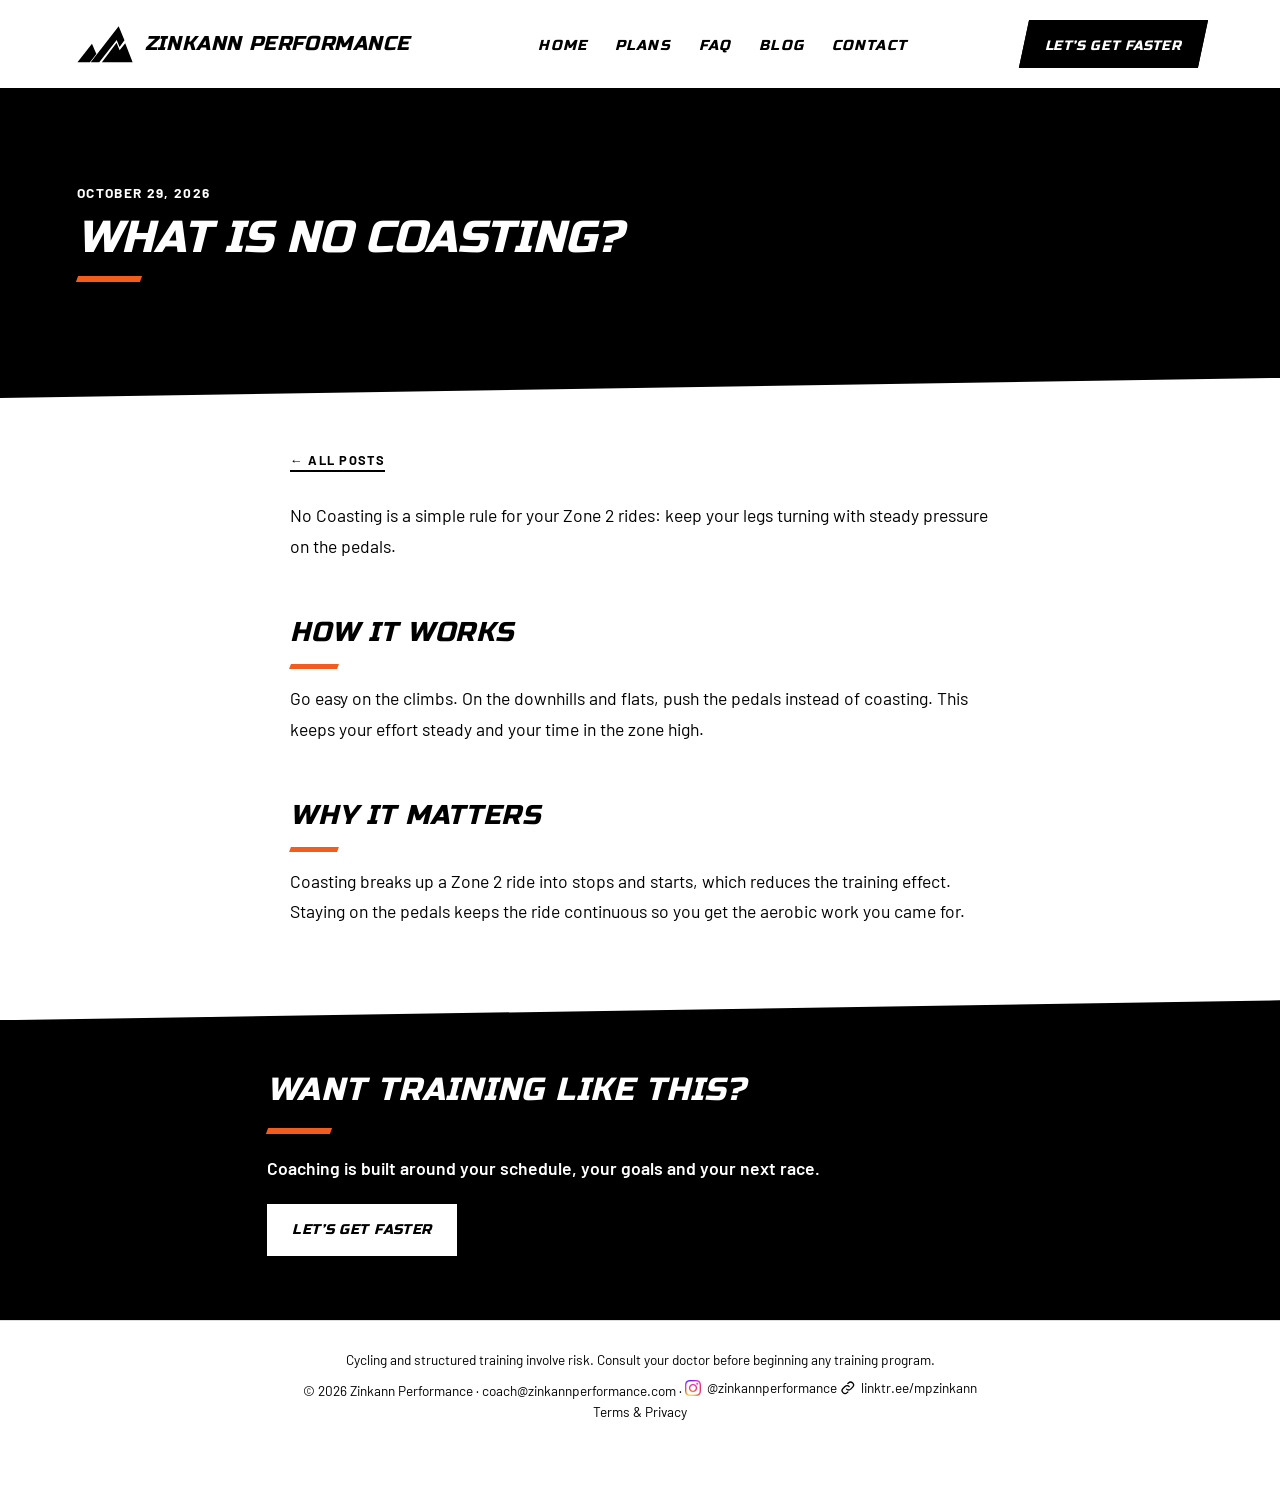
<file: public/blog/what-is-no-coasting.html>
<!DOCTYPE html>
<html lang="en">
<head>
<meta charset="utf-8">
<meta name="viewport" content="width=device-width, initial-scale=1, viewport-fit=cover">
<title>What is No Coasting? | Zinkann Performance</title>
<meta name="description" content="Online cycling coaching from USA Cycling Level 3 Coach Michael Zinkann. Power-based, data-driven training plans for road, criterium and gravel racers.">
<meta property="og:type" content="website">
<meta property="og:site_name" content="Zinkann Performance">
<meta property="og:title" content="What is No Coasting? | Zinkann Performance">
<meta property="og:description" content="Online cycling coaching from USA Cycling Level 3 Coach Michael Zinkann. Power-based, data-driven training plans for road, criterium and gravel racers.">
<meta property="og:url" content="https://zinkannperformance.com/blog/what-is-no-coasting">
<meta property="og:image" content="https://zinkannperformance.com/images/og-share.jpg">
<meta property="og:image:width" content="1200">
<meta property="og:image:height" content="630">
<meta name="twitter:card" content="summary_large_image">
<meta name="twitter:image" content="https://zinkannperformance.com/images/og-share.jpg">
<meta name="description" content="A simple rule for Zone 2 rides: keep your legs turning and keep steady pressure on the pedals.">
<link rel="canonical" href="https://zinkannperformance.com/blog/what-is-no-coasting">
<link rel="icon" href="/favicon.ico" sizes="any">
<link rel="icon" type="image/png" sizes="48x48" href="/favicon-48.png">
<link rel="icon" type="image/png" sizes="192x192" href="/favicon-192.png">
<link rel="apple-touch-icon" href="/apple-touch-icon.png">
<link rel="preconnect" href="https://fonts.googleapis.com">
<link rel="preconnect" href="https://fonts.gstatic.com" crossorigin>
<link href="https://fonts.googleapis.com/css2?family=Barlow:ital,wght@0,400;0,500;0,600;1,400&family=Russo+One&display=swap" rel="stylesheet">
<style>
:root{box-sizing:border-box;padding-top:env(safe-area-inset-top,0px);padding-bottom:env(safe-area-inset-bottom,0px)}
*,*::before,*::after{box-sizing:inherit}
body{margin:0;background:#fff;color:#000;font-family:"Barlow","Helvetica Neue",Helvetica,Arial,sans-serif;line-height:1.6}
header{display:flex;align-items:center;justify-content:space-between;flex-wrap:wrap;gap:12px;padding:20px 6vw;border-bottom:3px solid #000}
.brand{display:flex;align-items:center;gap:12px;text-decoration:none;color:#000;font-family:"Russo One","Arial Black",Arial,sans-serif;font-style:italic;font-weight:400;font-size:1.25rem;letter-spacing:.03em;text-transform:uppercase}
.brand svg{width:56px;height:auto}
nav a{color:#000;text-decoration:none;margin-left:22px;font-family:"Russo One","Arial Black",Arial,sans-serif;font-style:italic;font-size:.9rem;font-weight:400;text-transform:uppercase;letter-spacing:.08em;padding-bottom:3px;border-bottom:3px solid transparent}
nav a:hover,nav a.active{border-bottom-color:#F25C1E}
.page{display:none;max-width:900px;margin:0 auto;padding:72px 6vw}
.page.show{display:block}
h2{font-family:"Russo One","Arial Black",Arial,sans-serif;font-style:italic;font-weight:400;font-size:2rem;text-transform:uppercase;letter-spacing:.03em;margin:0 0 20px}
.tiers{display:grid;grid-template-columns:repeat(auto-fit,minmax(280px,1fr));gap:28px;margin-top:36px;align-items:start}
.tier{border:3px solid #000;padding:32px 28px;background:#fff;color:#000;display:flex;flex-direction:column;position:relative;transition:transform .25s ease,box-shadow .25s ease,background .25s ease,color .25s ease}
.tier:hover{background:#000;color:#fff;transform:translateY(-8px) scale(1.02);box-shadow:0 14px 28px rgba(0,0,0,.25);z-index:2}
.tier:hover .badge{background:#fff;color:#000}
.badge{position:absolute;top:0;right:0;background:#F25C1E;color:#fff;padding:5px 18px;font-family:"Russo One","Arial Black",Arial,sans-serif;font-style:italic;font-size:.75rem;letter-spacing:.1em;text-transform:uppercase}
.sub{font-weight:700;font-size:.8rem;letter-spacing:.12em;text-transform:uppercase;margin:6px 0 22px}
.bar{height:5px;background:#000;margin:0 0 22px}
.tier:hover .bar{background:#fff}
.feat ul{list-style:none;padding:0;margin:0 0 30px}
.feat li{padding:8px 0 8px 28px;position:relative}
.feat li::before{content:"";position:absolute;left:4px;top:.95em;width:10px;height:10px;background:currentColor;transform:skewX(-20deg)}
.cta{display:block;text-align:center;border:3px solid #000;color:#000;background:#fff;text-decoration:none;transform:skewX(-12deg);padding:14px;margin-top:auto}
.cta span{display:inline-block;transform:skewX(12deg);font-family:"Russo One","Arial Black",Arial,sans-serif;font-style:italic;text-transform:uppercase;letter-spacing:.08em}
.tier:hover .cta{background:#fff;color:#000;border-color:#fff}
.cta:hover{background:#000;color:#fff}
.tier:hover .cta:hover{background:#000;color:#fff;border-color:#fff}
.tier h3{margin:0 0 4px;font-family:"Russo One","Arial Black",Arial,sans-serif;font-style:italic;text-transform:uppercase;letter-spacing:.03em;font-size:1.3rem;font-weight:400;}
.price{font-family:"Russo One","Arial Black",Arial,sans-serif;font-style:italic;font-size:3.2rem;line-height:1;margin:0 0 22px}
.price small{font-size:1.1rem}
.btns{display:flex;flex-wrap:wrap;gap:16px;margin-top:36px}
.btn{display:inline-block;padding:14px 28px;border:3px solid #000;color:#000;background:#fff;text-decoration:none;font-family:"Russo One","Arial Black",Arial,sans-serif;font-style:italic;text-transform:uppercase;letter-spacing:.05em;font-size:.95rem}
.btn.solid{background:#fff;color:#000}
.btn:hover{background:#000;color:#fff}
.btn.solid:hover{background:#000;color:#fff}
footer{text-align:center;padding:28px 28px 72px;font-size:.85rem;border-top:1px solid #ddd}
img.ph{display:block;width:100%;height:auto;object-fit:cover}
.wide{margin:0 0 50px}
.wide img{max-height:460px;object-position:50% 25%}
.wide.road img{max-height:320px;object-position:50% 68%}
.wide.road{margin-bottom:36px}
.wide.blog{margin-bottom:36px}
.wide.blog img{max-height:420px;object-position:50% 30%}
.split{display:grid;grid-template-columns:1.25fr 1fr;gap:36px;align-items:start}
.split img{max-height:540px;object-position:50% 55%}
.hcta{border:3px solid #000;background:#000;color:#fff;text-decoration:none;transform:skewX(-12deg);padding:8px 18px}
.hcta span{display:inline-block;transform:skewX(12deg);font-family:"Russo One","Arial Black",Arial,sans-serif;font-style:italic;text-transform:uppercase;letter-spacing:.06em;font-size:.85rem}
.hcta:hover{background:#fff;color:#000}
.rf{font-family:"Russo One","Arial Black",Arial,sans-serif;font-style:italic}
.climb{margin-top:24px}.climb svg{display:block;width:100%;height:auto}
.steps{display:grid;grid-template-columns:repeat(3,1fr);gap:12px;margin:10px 0 0}
.ridge{animation:draw 1.8s ease both}@keyframes draw{from{stroke-dashoffset:1}to{stroke-dashoffset:0}}
@media (prefers-reduced-motion:reduce){.ridge{animation:none}}
@media (max-width:600px){.step p{font-size:.85rem}.step h3{font-size:1rem}}
.step{text-align:center;padding:0 4px}
.step .n{font-family:"Russo One","Arial Black",Arial,sans-serif;font-style:italic;font-size:2rem;line-height:1}
.step h3{font-family:"Russo One","Arial Black",Arial,sans-serif;font-style:italic;text-transform:uppercase;font-weight:400;font-size:1.15rem;margin:8px 0 6px}
.step p{margin:0}
.hwrap{margin-top:70px}
.quotes blockquote{max-width:64ch}
.quotes{display:grid;grid-template-columns:repeat(auto-fit,minmax(260px,1fr));gap:24px}
blockquote{margin:0;padding:6px 0 6px 20px;border-left:5px solid #000;font-size:1.05rem}
blockquote cite{display:block;margin-top:8px;font-style:normal;font-weight:700;font-size:.85rem;text-transform:uppercase;letter-spacing:.08em}
.faq{margin-top:64px}
.faq .q{font-weight:700;margin:22px 0 4px}
.faq .a{margin:0;padding-bottom:18px;border-bottom:1px solid #ddd}
.field{margin:0 0 16px}
.field label{display:block;font-weight:700;font-size:.8rem;text-transform:uppercase;letter-spacing:.1em;margin-bottom:5px}
.field input,.field textarea,.field select{width:100%;border:3px solid #000;background:#fff;color:#000;padding:10px 12px;font:inherit;border-radius:0}
.field textarea{min-height:110px;resize:vertical}
.ferr{color:#b00020;font-size:.9rem;min-height:1.3em;margin:0 0 8px}
button.btn{cursor:pointer;font-size:.95rem}
.bar{transform-origin:left;animation:grow .9s ease both}
@keyframes grow{from{transform:scaleX(0)}to{transform:scaleX(1)}}
@media (prefers-reduced-motion:reduce){.bar{animation:none}}
@media (max-width:700px){.split{grid-template-columns:1fr}.hcta{margin-left:6px}}
.btn,.hcta,.cta,.step,blockquote,img.ph,.brand,nav a{transition:transform .25s ease,box-shadow .25s ease,background .25s ease,color .25s ease}
nav a{padding:4px 8px;margin-left:12px}
nav a:hover{background:#000;color:#fff;transform:translateY(-2px)}
.btn:hover{transform:translateY(-4px);box-shadow:0 8px 16px rgba(0,0,0,.25)}
.hcta:hover{transform:translateY(-3px) skewX(-12deg);box-shadow:0 8px 16px rgba(0,0,0,.25)}
.cta:hover,.tier:hover .cta:hover{transform:translateY(-3px) skewX(-12deg);box-shadow:0 8px 16px rgba(0,0,0,.25)}
.step{padding:14px 8px;border:3px solid transparent}
.step:hover{background:#000;color:#fff;transform:translateY(-6px) scale(1.02);box-shadow:0 12px 24px rgba(0,0,0,.25)}
blockquote:hover{background:#000;color:#fff;padding-right:14px;transform:translateY(-4px);box-shadow:0 10px 20px rgba(0,0,0,.25)}
img.ph{position:relative}
img.ph:hover{transform:scale(1.02);box-shadow:0 14px 28px rgba(0,0,0,.3);z-index:2}
.brand:hover{transform:translateY(-2px)}
.step{cursor:pointer}
.step.on{border-color:#000}
#page-faq .faq{margin-top:0}
.more{margin:30px 0 0;font-weight:700}
.more a{color:#000}
.posts{display:grid;gap:24px;margin-top:28px}
.post{border:3px solid #000;padding:26px 28px;background:#fff;color:#000;transition:transform .25s ease,box-shadow .25s ease,background .25s ease,color .25s ease}
.post:hover{background:#000;color:#fff;transform:translateY(-6px);box-shadow:0 12px 24px rgba(0,0,0,.25)}
.post .date{font-size:.8rem;font-weight:700;letter-spacing:.1em;text-transform:uppercase}
.post h3{font-family:"Russo One","Arial Black",Arial,sans-serif;font-style:italic;font-weight:400;text-transform:uppercase;font-size:1.3rem;margin:6px 0 8px}
.post p{margin:0}
.split.blogtop{grid-template-columns:1fr 1fr;align-items:center;margin-bottom:36px}
.split.blogtop img{max-height:none}
@media (max-width:700px){.split.blogtop{grid-template-columns:1fr}}
#page-about{max-width:none;padding:0}
.inner{max-width:900px;margin:0 auto;padding:56px 6vw 72px}
#page-about .hero{position:relative;display:flex;align-items:center;min-height:440px;background:#000;color:#fff;overflow:hidden;z-index:5;clip-path:polygon(0 0,100% 0,100% calc(100% - 20px),0 100%)}
.hbg{position:absolute;right:0;top:0;width:64%;height:100%;object-fit:cover;object-position:55% 40%;-webkit-mask-image:linear-gradient(90deg,transparent 0,#000 32%);mask-image:linear-gradient(90deg,transparent 0,#000 32%)}
.htxt{position:relative;max-width:52%;padding:56px 4vw 84px 6vw}
.htxt svg{display:block;width:84px;height:auto;margin-bottom:18px}
.htxt h1{font-family:"Russo One","Arial Black",Arial,sans-serif;font-style:italic;font-weight:400;text-transform:uppercase;font-size:clamp(1.9rem,4.6vw,3rem);line-height:1.04;letter-spacing:.01em;margin:0 0 10px;text-wrap:balance}
.htxt p{margin:0 0 26px;font-size:1.1rem;font-weight:600}
.hbtns{display:flex;flex-wrap:wrap;gap:14px}
.hb{display:inline-block;border:3px solid #fff;color:#fff;background:transparent;padding:12px 22px;text-decoration:none;font-family:"Russo One","Arial Black",Arial,sans-serif;font-style:italic;text-transform:uppercase;letter-spacing:.05em;font-size:.88rem;transition:transform .25s ease,box-shadow .25s ease,background .25s ease,color .25s ease}
.hb.wh{background:#fff;color:#000}
.hb:hover{background:#fff;color:#000;transform:translateY(-4px);box-shadow:0 8px 16px rgba(255,255,255,.2)}
.hb.wh:hover{background:#000;color:#fff}
@media (max-width:720px){
#page-about .hero{display:block;min-height:0}
.hbg{position:relative;display:block;width:100%;height:250px;-webkit-mask-image:linear-gradient(180deg,#000 55%,transparent);mask-image:linear-gradient(180deg,#000 55%,transparent)}
.htxt{max-width:none;padding:0 16px 80px;margin-top:-30px}
.inner{padding:40px 6vw 56px}
}
#page-plans,#page-faq,#page-blog,#page-contact{max-width:none;padding:0}
.inner.narrow{max-width:700px}
.phero{position:relative;display:flex;align-items:center;min-height:260px;background:#000;color:#fff;overflow:hidden;z-index:5;clip-path:polygon(0 0,100% 0,100% calc(100% - 20px),0 100%)}
.pbg{position:absolute;right:0;top:0;width:60%;height:100%;object-fit:cover;-webkit-mask-image:linear-gradient(90deg,transparent 0,#000 32%);mask-image:linear-gradient(90deg,transparent 0,#000 32%)}
.pmark{position:absolute;right:4vw;bottom:-14px;width:min(36vw,360px);height:auto}
.ptxt{position:relative;max-width:60%;padding:48px 4vw 72px 6vw}
.phero h2{font-size:clamp(2rem,5vw,3.2rem);line-height:1.05;margin:0 0 8px;color:#fff}
.phero p{margin:0;font-size:1.1rem;font-weight:600}
@media (max-width:720px){
.phero{display:block;min-height:0}
.pbg{position:relative;display:block;width:100%;height:190px;-webkit-mask-image:linear-gradient(180deg,#000 55%,transparent);mask-image:linear-gradient(180deg,#000 55%,transparent)}
.ptxt{max-width:none;padding:0 16px 64px;margin-top:-24px}
.phero.nopic .ptxt{margin-top:0;padding-top:40px}
.pmark{display:none}
}
.sband{--s:20px;position:relative;margin-top:calc(var(--s) * -1);padding-block:calc(var(--s) + 44px) calc(var(--s) + 52px);clip-path:polygon(0 0,100% 0,100% calc(100% - var(--s)),0 100%)}
.sband .inner{padding-top:0;padding-bottom:0}
.sband .hwrap{margin-top:0}
.sband.white{background:#fff}
.sband.grey{background:#ececec}
.sband.dark{background:#000;color:#fff;clip-path:none;padding-bottom:64px}
.sband.dark h2{color:#fff}
.sband.dark p{margin:0 0 22px;font-size:1.1rem;font-weight:600;max-width:60ch}
.sband.last{clip-path:none}
.z4{z-index:4}.z3{z-index:3}.z2{z-index:2}.z1{z-index:1}
header{position:relative;z-index:50}
.burger{display:none;flex:none;width:46px;height:40px;border:3px solid #000;background:#fff;padding:0;cursor:pointer;place-content:center;gap:5px;transform:skewX(-12deg)}
.burger i{display:block;width:20px;height:3px;background:#000;transition:transform .25s ease,opacity .2s ease}
.burger:focus-visible{outline:3px solid #000;outline-offset:3px}
.mopen .burger{background:#000}
.mopen .burger i{background:#fff}
.mopen .burger i:nth-child(1){transform:translateY(8px) rotate(45deg)}
.mopen .burger i:nth-child(2){opacity:0}
.mopen .burger i:nth-child(3){transform:translateY(-8px) rotate(-45deg)}
.mmenu{display:none}
@media (max-width:720px){
header{flex-wrap:nowrap;gap:10px;padding:12px 16px}
.brand{min-width:0;font-size:.85rem;gap:9px;white-space:nowrap}
.brand span{overflow:hidden;text-overflow:ellipsis}
.brand svg{width:34px;flex:none}
header nav,header .hcta{display:none}
.burger{display:grid}
.mmenu{display:block;position:absolute;left:0;right:0;top:100%;background:#000;color:#fff;padding:8px 16px 52px;clip-path:polygon(0 0,100% 0,100% calc(100% - 20px),0 100%);opacity:0;visibility:hidden;transform:translateY(-10px);transition:opacity .25s ease,transform .25s ease,visibility .25s}
.mopen .mmenu{opacity:1;visibility:visible;transform:none}
main,footer{transition:opacity .25s ease}
header.mopen ~ main,header.mopen ~ footer{opacity:.08}
.mmenu a{display:block;padding:15px 4px;border-bottom:1px solid #333;color:#fff;text-decoration:none;font-family:"Russo One","Arial Black",Arial,sans-serif;font-style:italic;text-transform:uppercase;font-size:1.25rem;letter-spacing:.04em}
.mmenu a.on{border-bottom:3px solid #fff}
.mmenu a.go{margin-top:22px;border:3px solid #fff;background:#fff;color:#000;text-align:center;font-size:.95rem;padding:13px}
}
@media (prefers-reduced-motion:reduce){.mmenu,.burger i{transition:none}}
header{position:sticky;top:env(safe-area-inset-top,0px);background:#fff}
body::before{content:"";position:fixed;inset:0 0 auto;height:env(safe-area-inset-top,0px);z-index:60;background:#fff}
@keyframes rise{from{opacity:0;transform:translateY(14px)}to{opacity:1;transform:none}}
.htxt,.ptxt{animation:rise .7s ease both}
.rv{opacity:.3;transform:translateY(18px)}
.rv.in{opacity:1;transform:none;transition:opacity .6s ease,transform .6s ease}
@media (prefers-reduced-motion:reduce){.htxt,.ptxt{animation:none}.rv{opacity:1;transform:none}}
.hcta:hover{box-shadow:0 8px 16px rgba(242,92,30,.35)}
.hb:hover{box-shadow:0 8px 16px rgba(242,92,30,.35)}
.htxt h1::after,.phero h2::after,.sband.dark h2::after{content:"";display:block;width:64px;height:6px;margin-top:12px;background:#F25C1E;transform:skewX(-20deg);transform-origin:left}
.feat li::before{background:#F25C1E}
.field input:focus,.field textarea:focus,.field select:focus{outline:none;border-color:#F25C1E;box-shadow:0 0 0 3px rgba(242,92,30,.25)}
#send:hover{background:#F25C1E;border-color:#F25C1E;color:#fff}
#ivl .lead{max-width:60ch;margin:18px 0 28px;font-size:1.1rem}
#ivl h2::after{content:"";display:block;width:64px;height:6px;margin-top:12px;background:#F25C1E;transform:skewX(-20deg);transform-origin:left}
#ivl .tag{display:inline-block;font-family:"Russo One",Arial,sans-serif;font-style:italic;text-transform:uppercase;letter-spacing:.1em;font-size:.72rem;background:#000;color:#fff;padding:4px 14px;margin-bottom:14px;transform:skewX(-12deg)}
#ivl .card{background:#fff;border:3px solid #000;padding:20px 20px 12px}
#ivl .stats{display:grid;grid-template-columns:repeat(2,1fr);margin:0 0 14px;border-bottom:3px solid #000;padding-bottom:14px}
#ivl .stat{min-width:0;padding-right:10px}
#ivl .stat b{display:block;font-family:"Russo One","Arial Black",Arial,sans-serif;font-style:italic;font-weight:400;font-size:clamp(1.3rem,4vw,2rem);line-height:1.1}
#ivl .stat span{font-size:.72rem;font-weight:600;letter-spacing:.1em;text-transform:uppercase;color:#555}
#ivl svg{display:block;width:100%;height:auto;overflow:visible}
#ivl svg text{font-family:"Barlow",Arial,sans-serif;font-size:11px;fill:#000}
#ivl .blk{fill:#F25C1E;opacity:.18;cursor:pointer;transition:opacity .2s}
#ivl .blk:hover,#ivl .blk.on{opacity:.38}
#ivl .ov{fill:#F25C1E;opacity:.3;pointer-events:none}
#ivl .blkline{stroke:#F25C1E;stroke-width:3}
#ivl #pw{fill:none;stroke:#000;stroke-width:1.6;stroke-linejoin:round}
#ivl .draw{stroke-dasharray:1;stroke-dashoffset:0;animation:draw 2.2s ease-out}
@keyframes draw{from{stroke-dashoffset:1}to{stroke-dashoffset:0}}
#ivl .readout{min-height:3.2em;margin:10px 0 6px;font-size:1rem}
#ivl .readout b{font-family:"Russo One",Arial,sans-serif;font-style:italic;text-transform:uppercase;letter-spacing:.04em;font-weight:400}
#ivl .note{font-size:.8rem;color:#555;margin:6px 0 0}
@media (max-width:560px){#ivl .card{padding:14px 12px 8px}#ivl svg text{font-size:22px}}
@media (prefers-reduced-motion:reduce){#ivl .draw{animation:none}}
.z0{z-index:0}
.sl{display:inline-flex;align-items:center;gap:.4em;color:inherit;text-decoration:none;border-bottom:2px solid transparent}
.sl:hover{border-bottom-color:#F25C1E}
.si{width:1.15em;height:1.15em;flex:none}
a.post{display:block;text-decoration:none}
.post .more{display:inline-block;margin-top:12px;font-weight:700;font-size:.8rem;letter-spacing:.1em;text-transform:uppercase}
@media (min-width:721px) and (max-width:1080px){header{flex-wrap:nowrap}.brand{font-size:1rem}nav a{margin-left:6px;font-size:.8rem}.hcta{display:none}}
@media (min-width:721px){.hero{min-height:clamp(450px,32vw,580px)}.hbg{width:auto;height:100%;max-width:64%;aspect-ratio:16/9;object-position:55% 12%}.phero{min-height:clamp(280px,24vw,460px)}.pbg{object-position:50% 35%}#page-blog .pbg{object-position:50% 0%}#page-contact .pbg{width:44%;object-position:50% 22%}#page-plans .pbg{object-position:50% 55%}#page-faq .pbg{object-position:50% 23%}}
.mcta{display:none}
@media (max-width:720px){
.mcta{display:block;position:fixed;left:0;right:0;bottom:0;z-index:55;background:#F25C1E;color:#fff;text-align:center;text-decoration:none;padding:14px 12px calc(14px + env(safe-area-inset-bottom,0px));font-family:"Russo One","Arial Black",Arial,sans-serif;font-style:italic;text-transform:uppercase;letter-spacing:.08em;font-size:.95rem;box-shadow:0 -6px 16px rgba(0,0,0,.25);transition:transform .3s ease}
.mcta.off{transform:translateY(110%)}
body{padding-bottom:56px}
}
@media (prefers-reduced-motion:reduce){.mcta{transition:none}}
.ferr.ok{font-weight:700;color:#000;border-left:4px solid #F25C1E;padding-left:10px}
#editbar{position:fixed;right:14px;bottom:calc(14px + env(safe-area-inset-bottom,0px));z-index:5;display:flex;gap:8px}
#editbar button{background:#000;color:#fff;border:0;padding:10px 16px;font:inherit;font-size:.85rem;cursor:pointer}
#editbar button.alt{background:#fff;color:#000;border:1px solid #000}
body.editing [data-edit]{outline:1px dashed #888;outline-offset:3px;cursor:text}

.art{max-width:700px;margin:0 auto}
.art p{font-size:1.1rem;line-height:1.75;margin:0 0 1.2em}
.art h2{font-size:clamp(1.3rem,3.4vw,1.7rem);margin:1.8em 0 .5em;text-align:left}
.art h2::after{content:"";display:block;width:48px;height:5px;margin-top:10px;background:#F25C1E;transform:skewX(-20deg);transform-origin:left}
.art h3{font-family:"Russo One","Arial Black",Arial,sans-serif;font-style:italic;font-weight:400;text-transform:uppercase;font-size:1.05rem;letter-spacing:.03em;margin:1.6em 0 .4em}
.art ul{font-size:1.1rem;line-height:1.75;padding-left:1.2em;margin:0 0 1.2em}
.backlink{display:inline-block;margin-bottom:28px;font-weight:700;font-size:.8rem;letter-spacing:.1em;text-transform:uppercase;color:#000;text-decoration:none;border-bottom:2px solid #000}
.backlink:hover{border-bottom-color:#F25C1E}
.pdate{font-size:.85rem;font-weight:700;letter-spacing:.1em;text-transform:uppercase;margin:0 0 10px}
.phero h1{font-family:"Russo One","Arial Black",Arial,sans-serif;font-style:italic;font-weight:400;text-transform:uppercase;font-size:clamp(1.7rem,4.6vw,2.8rem);line-height:1.08;margin:0;color:#fff;text-wrap:balance}
.phero h1::after{content:"";display:block;width:64px;height:6px;margin-top:14px;background:#F25C1E;transform:skewX(-20deg);transform-origin:left}
.phero.art-hero .ptxt{max-width:900px}
.sband.white{padding-top:calc(var(--s) + 48px)}
</style>
</head>
<body>
<svg width="0" height="0" style="position:absolute" aria-hidden="true">
  <symbol id="logo" viewBox="-16 0 270 185">
    <g transform="translate(16 0) skewX(-10)">
      <polygon points="56,90 2,180 62,180 86,140"/>
      <polygon points="66,180 170,6 210,74 192,106 172,72 107,180"/>
      <polygon points="268,180 216,88 195,122 174,86 120,180"/>
    </g>
  </symbol>
</svg>
<header>
  <a class="brand" href="../index.html#about"><svg fill="#000" viewBox="0 0 270 185"><use href="#logo"/></svg><span>Zinkann Performance</span></a>
  <nav><a href="../index.html#about" data-nav="about">Home</a><a href="../plans.html" data-nav="plans">Plans</a><a href="../faq.html" data-nav="faq">FAQ</a><a href="../index.html#blog" data-nav="blog">Blog</a><a href="../index.html#contact" data-nav="contact">Contact</a></nav>
  <a class="hcta" href="../index.html#contact"><span>Let’s get faster</span></a>
  <button class="burger" id="burger" type="button" aria-expanded="false" aria-controls="mnav" aria-label="Menu"><i></i><i></i><i></i></button>
  <div class="mmenu" id="mnav" role="navigation" aria-label="Main menu"><a href="../index.html#about">Home</a><a href="../plans.html">Plans</a><a href="../faq.html">FAQ</a><a href="../index.html#blog">Blog</a><a href="../index.html#contact">Contact</a><a class="go" href="../index.html#contact">Let’s get faster</a></div>
</header>
<main>
<div class="phero nopic art-hero"><div class="ptxt"><div class="pdate">October 29, 2026</div><h1>What is No Coasting?</h1></div></div>
<section class="sband white z4"><div class="inner"><div class="art">
<a class="backlink" href="../index.html#blog">&larr; All posts</a>
<p>No Coasting is a simple rule for your Zone 2 rides: keep your legs turning with steady pressure on the pedals.</p>
<h2>How it works</h2>
<p>Go easy on the climbs. On the downhills and flats, push the pedals instead of coasting. This keeps your effort steady and your time in the zone high.</p>
<h2>Why it matters</h2>
<p>Coasting breaks up a Zone 2 ride into stops and starts, which reduces the training effect. Staying on the pedals keeps the ride continuous so you get the aerobic work you came for.</p>
</div></div></section>
<section class="sband dark z3"><div class="inner">
<h2>Want training like this?</h2>
<p>Coaching is built around your schedule, your goals and your next race.</p>
<a class="hb wh" href="../index.html#contact">Let&rsquo;s get faster</a>
</div></section>
</main>
<footer><div style="margin-bottom:6px">Cycling and structured training involve risk. Consult your doctor before beginning any training program.</div><span>© 2026 Zinkann Performance · coach@zinkannperformance.com · <a class="sl" href="https://instagram.com/zinkannperformance" target="_blank" rel="noopener"><img class="si" src="../images/photo-17ded61938.png" alt="" width="20" height="20">@zinkannperformance</a> <a class="sl" href="https://linktr.ee/mpzinkann" target="_blank" rel="noopener"><svg class="si" viewBox="0 0 24 24" aria-hidden="true"><path d="M10 14a4.5 4.5 0 0 0 6.4 0l3-3a4.5 4.5 0 0 0-6.4-6.4l-1 1M14 10a4.5 4.5 0 0 0-6.4 0l-3 3a4.5 4.5 0 0 0 6.4 6.4l1-1" fill="none" stroke="currentColor" stroke-width="2" stroke-linecap="round"/></svg>linktr.ee/mpzinkann</a><br><a class="sl" href="../terms.html">Terms &amp; Privacy</a></span></footer>
<script>
(function(){
  var hd=document.querySelector("header"),b=document.getElementById("burger"),m=document.getElementById("mnav");
  var links=[].slice.call(m.querySelectorAll("a"));
  function set(o){hd.classList.toggle("mopen",o);b.setAttribute("aria-expanded",o?"true":"false");}
  b.addEventListener("click",function(){set(!hd.classList.contains("mopen"));});
  links.forEach(function(a){a.addEventListener("click",function(){set(false);});});
  document.addEventListener("keydown",function(e){if(e.key==="Escape")set(false);});
  document.addEventListener("click",function(e){if(!hd.contains(e.target))set(false);});
  
})();
</script>

</body>
</html>
</file>
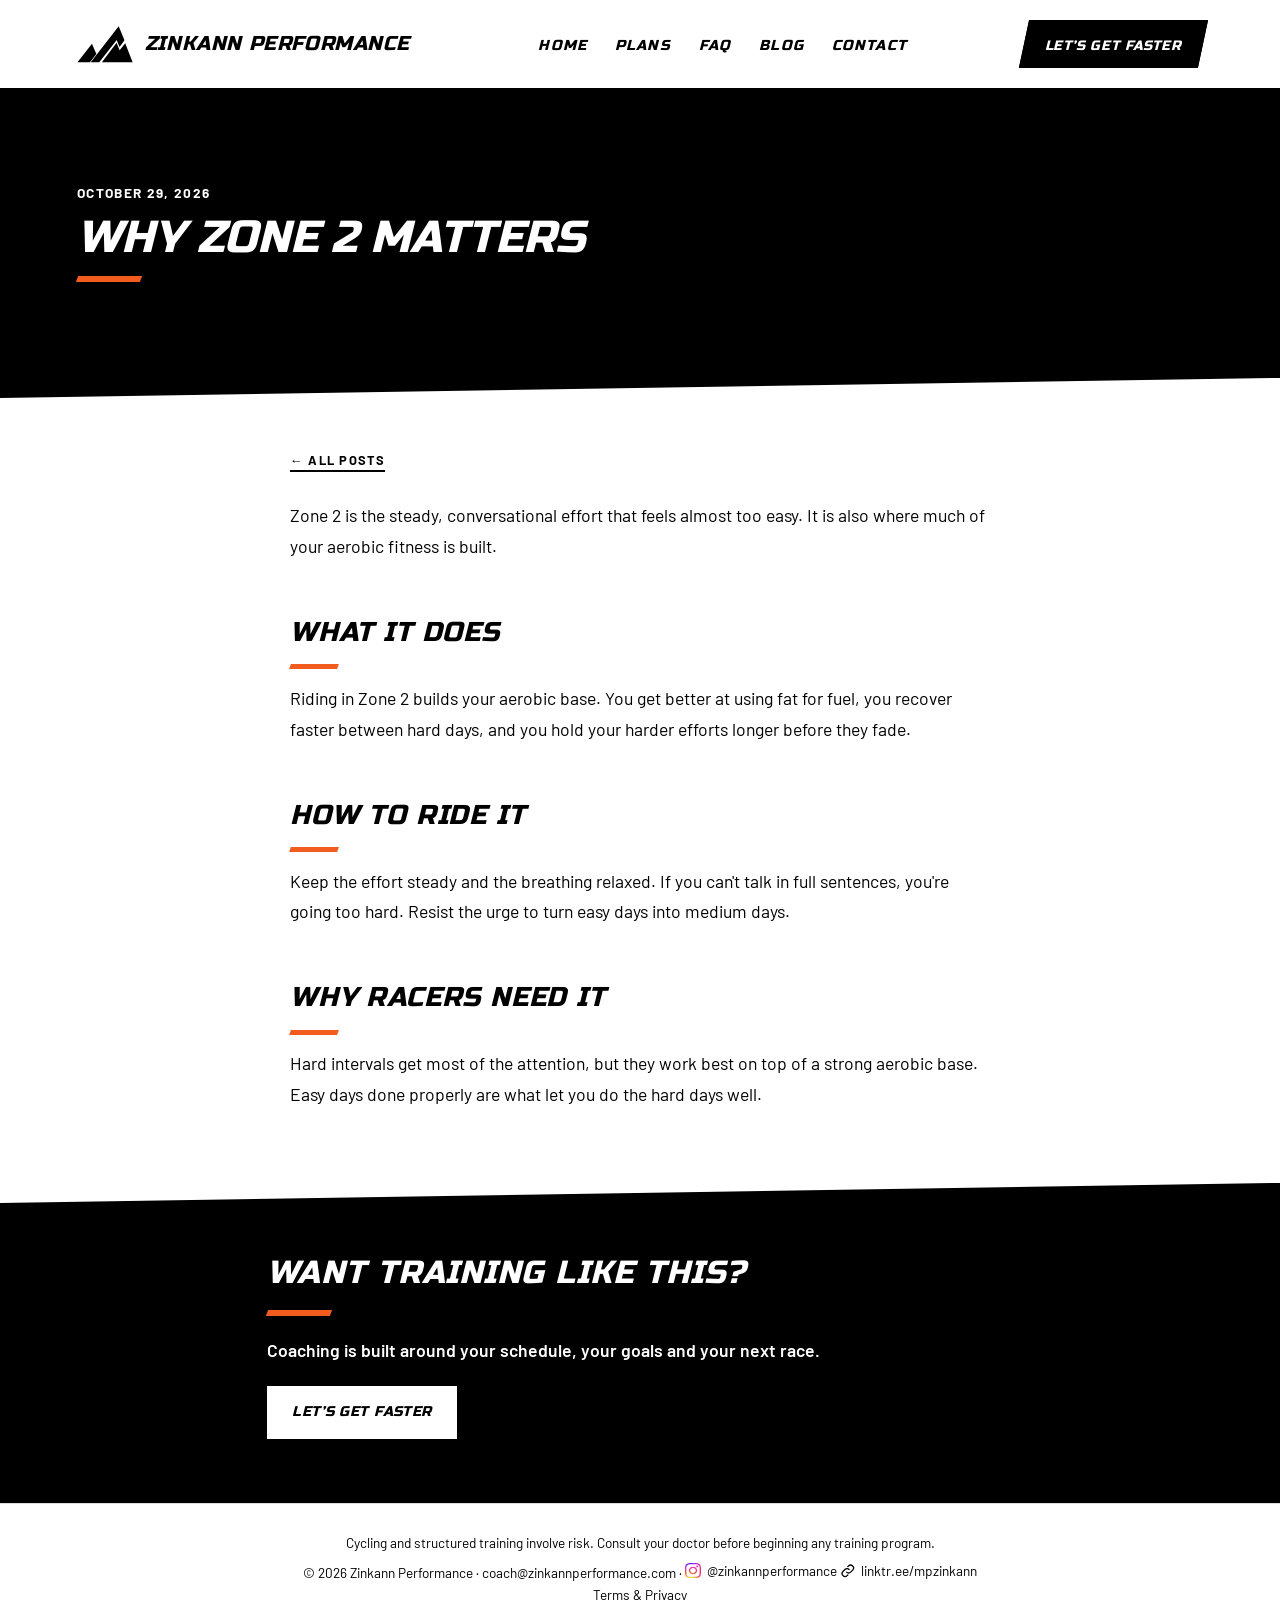
<file: public/blog/why-zone-2-matters.html>
<!DOCTYPE html>
<html lang="en">
<head>
<meta charset="utf-8">
<meta name="viewport" content="width=device-width, initial-scale=1, viewport-fit=cover">
<title>Why Zone 2 matters | Zinkann Performance</title>
<meta name="description" content="Online cycling coaching from USA Cycling Level 3 Coach Michael Zinkann. Power-based, data-driven training plans for road, criterium and gravel racers.">
<meta property="og:type" content="website">
<meta property="og:site_name" content="Zinkann Performance">
<meta property="og:title" content="Why Zone 2 matters | Zinkann Performance">
<meta property="og:description" content="Online cycling coaching from USA Cycling Level 3 Coach Michael Zinkann. Power-based, data-driven training plans for road, criterium and gravel racers.">
<meta property="og:url" content="https://zinkannperformance.com/blog/why-zone-2-matters">
<meta property="og:image" content="https://zinkannperformance.com/images/og-share.jpg">
<meta property="og:image:width" content="1200">
<meta property="og:image:height" content="630">
<meta name="twitter:card" content="summary_large_image">
<meta name="twitter:image" content="https://zinkannperformance.com/images/og-share.jpg">
<meta name="description" content="Easy riding builds the aerobic engine that everything else depends on. Here is why it earns a place in every plan.">
<link rel="canonical" href="https://zinkannperformance.com/blog/why-zone-2-matters">
<link rel="icon" href="/favicon.ico" sizes="any">
<link rel="icon" type="image/png" sizes="48x48" href="/favicon-48.png">
<link rel="icon" type="image/png" sizes="192x192" href="/favicon-192.png">
<link rel="apple-touch-icon" href="/apple-touch-icon.png">
<link rel="preconnect" href="https://fonts.googleapis.com">
<link rel="preconnect" href="https://fonts.gstatic.com" crossorigin>
<link href="https://fonts.googleapis.com/css2?family=Barlow:ital,wght@0,400;0,500;0,600;1,400&family=Russo+One&display=swap" rel="stylesheet">
<style>
:root{box-sizing:border-box;padding-top:env(safe-area-inset-top,0px);padding-bottom:env(safe-area-inset-bottom,0px)}
*,*::before,*::after{box-sizing:inherit}
body{margin:0;background:#fff;color:#000;font-family:"Barlow","Helvetica Neue",Helvetica,Arial,sans-serif;line-height:1.6}
header{display:flex;align-items:center;justify-content:space-between;flex-wrap:wrap;gap:12px;padding:20px 6vw;border-bottom:3px solid #000}
.brand{display:flex;align-items:center;gap:12px;text-decoration:none;color:#000;font-family:"Russo One","Arial Black",Arial,sans-serif;font-style:italic;font-weight:400;font-size:1.25rem;letter-spacing:.03em;text-transform:uppercase}
.brand svg{width:56px;height:auto}
nav a{color:#000;text-decoration:none;margin-left:22px;font-family:"Russo One","Arial Black",Arial,sans-serif;font-style:italic;font-size:.9rem;font-weight:400;text-transform:uppercase;letter-spacing:.08em;padding-bottom:3px;border-bottom:3px solid transparent}
nav a:hover,nav a.active{border-bottom-color:#F25C1E}
.page{display:none;max-width:900px;margin:0 auto;padding:72px 6vw}
.page.show{display:block}
h2{font-family:"Russo One","Arial Black",Arial,sans-serif;font-style:italic;font-weight:400;font-size:2rem;text-transform:uppercase;letter-spacing:.03em;margin:0 0 20px}
.tiers{display:grid;grid-template-columns:repeat(auto-fit,minmax(280px,1fr));gap:28px;margin-top:36px;align-items:start}
.tier{border:3px solid #000;padding:32px 28px;background:#fff;color:#000;display:flex;flex-direction:column;position:relative;transition:transform .25s ease,box-shadow .25s ease,background .25s ease,color .25s ease}
.tier:hover{background:#000;color:#fff;transform:translateY(-8px) scale(1.02);box-shadow:0 14px 28px rgba(0,0,0,.25);z-index:2}
.tier:hover .badge{background:#fff;color:#000}
.badge{position:absolute;top:0;right:0;background:#F25C1E;color:#fff;padding:5px 18px;font-family:"Russo One","Arial Black",Arial,sans-serif;font-style:italic;font-size:.75rem;letter-spacing:.1em;text-transform:uppercase}
.sub{font-weight:700;font-size:.8rem;letter-spacing:.12em;text-transform:uppercase;margin:6px 0 22px}
.bar{height:5px;background:#000;margin:0 0 22px}
.tier:hover .bar{background:#fff}
.feat ul{list-style:none;padding:0;margin:0 0 30px}
.feat li{padding:8px 0 8px 28px;position:relative}
.feat li::before{content:"";position:absolute;left:4px;top:.95em;width:10px;height:10px;background:currentColor;transform:skewX(-20deg)}
.cta{display:block;text-align:center;border:3px solid #000;color:#000;background:#fff;text-decoration:none;transform:skewX(-12deg);padding:14px;margin-top:auto}
.cta span{display:inline-block;transform:skewX(12deg);font-family:"Russo One","Arial Black",Arial,sans-serif;font-style:italic;text-transform:uppercase;letter-spacing:.08em}
.tier:hover .cta{background:#fff;color:#000;border-color:#fff}
.cta:hover{background:#000;color:#fff}
.tier:hover .cta:hover{background:#000;color:#fff;border-color:#fff}
.tier h3{margin:0 0 4px;font-family:"Russo One","Arial Black",Arial,sans-serif;font-style:italic;text-transform:uppercase;letter-spacing:.03em;font-size:1.3rem;font-weight:400;}
.price{font-family:"Russo One","Arial Black",Arial,sans-serif;font-style:italic;font-size:3.2rem;line-height:1;margin:0 0 22px}
.price small{font-size:1.1rem}
.btns{display:flex;flex-wrap:wrap;gap:16px;margin-top:36px}
.btn{display:inline-block;padding:14px 28px;border:3px solid #000;color:#000;background:#fff;text-decoration:none;font-family:"Russo One","Arial Black",Arial,sans-serif;font-style:italic;text-transform:uppercase;letter-spacing:.05em;font-size:.95rem}
.btn.solid{background:#fff;color:#000}
.btn:hover{background:#000;color:#fff}
.btn.solid:hover{background:#000;color:#fff}
footer{text-align:center;padding:28px 28px 72px;font-size:.85rem;border-top:1px solid #ddd}
img.ph{display:block;width:100%;height:auto;object-fit:cover}
.wide{margin:0 0 50px}
.wide img{max-height:460px;object-position:50% 25%}
.wide.road img{max-height:320px;object-position:50% 68%}
.wide.road{margin-bottom:36px}
.wide.blog{margin-bottom:36px}
.wide.blog img{max-height:420px;object-position:50% 30%}
.split{display:grid;grid-template-columns:1.25fr 1fr;gap:36px;align-items:start}
.split img{max-height:540px;object-position:50% 55%}
.hcta{border:3px solid #000;background:#000;color:#fff;text-decoration:none;transform:skewX(-12deg);padding:8px 18px}
.hcta span{display:inline-block;transform:skewX(12deg);font-family:"Russo One","Arial Black",Arial,sans-serif;font-style:italic;text-transform:uppercase;letter-spacing:.06em;font-size:.85rem}
.hcta:hover{background:#fff;color:#000}
.rf{font-family:"Russo One","Arial Black",Arial,sans-serif;font-style:italic}
.climb{margin-top:24px}.climb svg{display:block;width:100%;height:auto}
.steps{display:grid;grid-template-columns:repeat(3,1fr);gap:12px;margin:10px 0 0}
.ridge{animation:draw 1.8s ease both}@keyframes draw{from{stroke-dashoffset:1}to{stroke-dashoffset:0}}
@media (prefers-reduced-motion:reduce){.ridge{animation:none}}
@media (max-width:600px){.step p{font-size:.85rem}.step h3{font-size:1rem}}
.step{text-align:center;padding:0 4px}
.step .n{font-family:"Russo One","Arial Black",Arial,sans-serif;font-style:italic;font-size:2rem;line-height:1}
.step h3{font-family:"Russo One","Arial Black",Arial,sans-serif;font-style:italic;text-transform:uppercase;font-weight:400;font-size:1.15rem;margin:8px 0 6px}
.step p{margin:0}
.hwrap{margin-top:70px}
.quotes blockquote{max-width:64ch}
.quotes{display:grid;grid-template-columns:repeat(auto-fit,minmax(260px,1fr));gap:24px}
blockquote{margin:0;padding:6px 0 6px 20px;border-left:5px solid #000;font-size:1.05rem}
blockquote cite{display:block;margin-top:8px;font-style:normal;font-weight:700;font-size:.85rem;text-transform:uppercase;letter-spacing:.08em}
.faq{margin-top:64px}
.faq .q{font-weight:700;margin:22px 0 4px}
.faq .a{margin:0;padding-bottom:18px;border-bottom:1px solid #ddd}
.field{margin:0 0 16px}
.field label{display:block;font-weight:700;font-size:.8rem;text-transform:uppercase;letter-spacing:.1em;margin-bottom:5px}
.field input,.field textarea,.field select{width:100%;border:3px solid #000;background:#fff;color:#000;padding:10px 12px;font:inherit;border-radius:0}
.field textarea{min-height:110px;resize:vertical}
.ferr{color:#b00020;font-size:.9rem;min-height:1.3em;margin:0 0 8px}
button.btn{cursor:pointer;font-size:.95rem}
.bar{transform-origin:left;animation:grow .9s ease both}
@keyframes grow{from{transform:scaleX(0)}to{transform:scaleX(1)}}
@media (prefers-reduced-motion:reduce){.bar{animation:none}}
@media (max-width:700px){.split{grid-template-columns:1fr}.hcta{margin-left:6px}}
.btn,.hcta,.cta,.step,blockquote,img.ph,.brand,nav a{transition:transform .25s ease,box-shadow .25s ease,background .25s ease,color .25s ease}
nav a{padding:4px 8px;margin-left:12px}
nav a:hover{background:#000;color:#fff;transform:translateY(-2px)}
.btn:hover{transform:translateY(-4px);box-shadow:0 8px 16px rgba(0,0,0,.25)}
.hcta:hover{transform:translateY(-3px) skewX(-12deg);box-shadow:0 8px 16px rgba(0,0,0,.25)}
.cta:hover,.tier:hover .cta:hover{transform:translateY(-3px) skewX(-12deg);box-shadow:0 8px 16px rgba(0,0,0,.25)}
.step{padding:14px 8px;border:3px solid transparent}
.step:hover{background:#000;color:#fff;transform:translateY(-6px) scale(1.02);box-shadow:0 12px 24px rgba(0,0,0,.25)}
blockquote:hover{background:#000;color:#fff;padding-right:14px;transform:translateY(-4px);box-shadow:0 10px 20px rgba(0,0,0,.25)}
img.ph{position:relative}
img.ph:hover{transform:scale(1.02);box-shadow:0 14px 28px rgba(0,0,0,.3);z-index:2}
.brand:hover{transform:translateY(-2px)}
.step{cursor:pointer}
.step.on{border-color:#000}
#page-faq .faq{margin-top:0}
.more{margin:30px 0 0;font-weight:700}
.more a{color:#000}
.posts{display:grid;gap:24px;margin-top:28px}
.post{border:3px solid #000;padding:26px 28px;background:#fff;color:#000;transition:transform .25s ease,box-shadow .25s ease,background .25s ease,color .25s ease}
.post:hover{background:#000;color:#fff;transform:translateY(-6px);box-shadow:0 12px 24px rgba(0,0,0,.25)}
.post .date{font-size:.8rem;font-weight:700;letter-spacing:.1em;text-transform:uppercase}
.post h3{font-family:"Russo One","Arial Black",Arial,sans-serif;font-style:italic;font-weight:400;text-transform:uppercase;font-size:1.3rem;margin:6px 0 8px}
.post p{margin:0}
.split.blogtop{grid-template-columns:1fr 1fr;align-items:center;margin-bottom:36px}
.split.blogtop img{max-height:none}
@media (max-width:700px){.split.blogtop{grid-template-columns:1fr}}
#page-about{max-width:none;padding:0}
.inner{max-width:900px;margin:0 auto;padding:56px 6vw 72px}
#page-about .hero{position:relative;display:flex;align-items:center;min-height:440px;background:#000;color:#fff;overflow:hidden;z-index:5;clip-path:polygon(0 0,100% 0,100% calc(100% - 20px),0 100%)}
.hbg{position:absolute;right:0;top:0;width:64%;height:100%;object-fit:cover;object-position:55% 40%;-webkit-mask-image:linear-gradient(90deg,transparent 0,#000 32%);mask-image:linear-gradient(90deg,transparent 0,#000 32%)}
.htxt{position:relative;max-width:52%;padding:56px 4vw 84px 6vw}
.htxt svg{display:block;width:84px;height:auto;margin-bottom:18px}
.htxt h1{font-family:"Russo One","Arial Black",Arial,sans-serif;font-style:italic;font-weight:400;text-transform:uppercase;font-size:clamp(1.9rem,4.6vw,3rem);line-height:1.04;letter-spacing:.01em;margin:0 0 10px;text-wrap:balance}
.htxt p{margin:0 0 26px;font-size:1.1rem;font-weight:600}
.hbtns{display:flex;flex-wrap:wrap;gap:14px}
.hb{display:inline-block;border:3px solid #fff;color:#fff;background:transparent;padding:12px 22px;text-decoration:none;font-family:"Russo One","Arial Black",Arial,sans-serif;font-style:italic;text-transform:uppercase;letter-spacing:.05em;font-size:.88rem;transition:transform .25s ease,box-shadow .25s ease,background .25s ease,color .25s ease}
.hb.wh{background:#fff;color:#000}
.hb:hover{background:#fff;color:#000;transform:translateY(-4px);box-shadow:0 8px 16px rgba(255,255,255,.2)}
.hb.wh:hover{background:#000;color:#fff}
@media (max-width:720px){
#page-about .hero{display:block;min-height:0}
.hbg{position:relative;display:block;width:100%;height:250px;-webkit-mask-image:linear-gradient(180deg,#000 55%,transparent);mask-image:linear-gradient(180deg,#000 55%,transparent)}
.htxt{max-width:none;padding:0 16px 80px;margin-top:-30px}
.inner{padding:40px 6vw 56px}
}
#page-plans,#page-faq,#page-blog,#page-contact{max-width:none;padding:0}
.inner.narrow{max-width:700px}
.phero{position:relative;display:flex;align-items:center;min-height:260px;background:#000;color:#fff;overflow:hidden;z-index:5;clip-path:polygon(0 0,100% 0,100% calc(100% - 20px),0 100%)}
.pbg{position:absolute;right:0;top:0;width:60%;height:100%;object-fit:cover;-webkit-mask-image:linear-gradient(90deg,transparent 0,#000 32%);mask-image:linear-gradient(90deg,transparent 0,#000 32%)}
.pmark{position:absolute;right:4vw;bottom:-14px;width:min(36vw,360px);height:auto}
.ptxt{position:relative;max-width:60%;padding:48px 4vw 72px 6vw}
.phero h2{font-size:clamp(2rem,5vw,3.2rem);line-height:1.05;margin:0 0 8px;color:#fff}
.phero p{margin:0;font-size:1.1rem;font-weight:600}
@media (max-width:720px){
.phero{display:block;min-height:0}
.pbg{position:relative;display:block;width:100%;height:190px;-webkit-mask-image:linear-gradient(180deg,#000 55%,transparent);mask-image:linear-gradient(180deg,#000 55%,transparent)}
.ptxt{max-width:none;padding:0 16px 64px;margin-top:-24px}
.phero.nopic .ptxt{margin-top:0;padding-top:40px}
.pmark{display:none}
}
.sband{--s:20px;position:relative;margin-top:calc(var(--s) * -1);padding-block:calc(var(--s) + 44px) calc(var(--s) + 52px);clip-path:polygon(0 0,100% 0,100% calc(100% - var(--s)),0 100%)}
.sband .inner{padding-top:0;padding-bottom:0}
.sband .hwrap{margin-top:0}
.sband.white{background:#fff}
.sband.grey{background:#ececec}
.sband.dark{background:#000;color:#fff;clip-path:none;padding-bottom:64px}
.sband.dark h2{color:#fff}
.sband.dark p{margin:0 0 22px;font-size:1.1rem;font-weight:600;max-width:60ch}
.sband.last{clip-path:none}
.z4{z-index:4}.z3{z-index:3}.z2{z-index:2}.z1{z-index:1}
header{position:relative;z-index:50}
.burger{display:none;flex:none;width:46px;height:40px;border:3px solid #000;background:#fff;padding:0;cursor:pointer;place-content:center;gap:5px;transform:skewX(-12deg)}
.burger i{display:block;width:20px;height:3px;background:#000;transition:transform .25s ease,opacity .2s ease}
.burger:focus-visible{outline:3px solid #000;outline-offset:3px}
.mopen .burger{background:#000}
.mopen .burger i{background:#fff}
.mopen .burger i:nth-child(1){transform:translateY(8px) rotate(45deg)}
.mopen .burger i:nth-child(2){opacity:0}
.mopen .burger i:nth-child(3){transform:translateY(-8px) rotate(-45deg)}
.mmenu{display:none}
@media (max-width:720px){
header{flex-wrap:nowrap;gap:10px;padding:12px 16px}
.brand{min-width:0;font-size:.85rem;gap:9px;white-space:nowrap}
.brand span{overflow:hidden;text-overflow:ellipsis}
.brand svg{width:34px;flex:none}
header nav,header .hcta{display:none}
.burger{display:grid}
.mmenu{display:block;position:absolute;left:0;right:0;top:100%;background:#000;color:#fff;padding:8px 16px 52px;clip-path:polygon(0 0,100% 0,100% calc(100% - 20px),0 100%);opacity:0;visibility:hidden;transform:translateY(-10px);transition:opacity .25s ease,transform .25s ease,visibility .25s}
.mopen .mmenu{opacity:1;visibility:visible;transform:none}
main,footer{transition:opacity .25s ease}
header.mopen ~ main,header.mopen ~ footer{opacity:.08}
.mmenu a{display:block;padding:15px 4px;border-bottom:1px solid #333;color:#fff;text-decoration:none;font-family:"Russo One","Arial Black",Arial,sans-serif;font-style:italic;text-transform:uppercase;font-size:1.25rem;letter-spacing:.04em}
.mmenu a.on{border-bottom:3px solid #fff}
.mmenu a.go{margin-top:22px;border:3px solid #fff;background:#fff;color:#000;text-align:center;font-size:.95rem;padding:13px}
}
@media (prefers-reduced-motion:reduce){.mmenu,.burger i{transition:none}}
header{position:sticky;top:env(safe-area-inset-top,0px);background:#fff}
body::before{content:"";position:fixed;inset:0 0 auto;height:env(safe-area-inset-top,0px);z-index:60;background:#fff}
@keyframes rise{from{opacity:0;transform:translateY(14px)}to{opacity:1;transform:none}}
.htxt,.ptxt{animation:rise .7s ease both}
.rv{opacity:.3;transform:translateY(18px)}
.rv.in{opacity:1;transform:none;transition:opacity .6s ease,transform .6s ease}
@media (prefers-reduced-motion:reduce){.htxt,.ptxt{animation:none}.rv{opacity:1;transform:none}}
.hcta:hover{box-shadow:0 8px 16px rgba(242,92,30,.35)}
.hb:hover{box-shadow:0 8px 16px rgba(242,92,30,.35)}
.htxt h1::after,.phero h2::after,.sband.dark h2::after{content:"";display:block;width:64px;height:6px;margin-top:12px;background:#F25C1E;transform:skewX(-20deg);transform-origin:left}
.feat li::before{background:#F25C1E}
.field input:focus,.field textarea:focus,.field select:focus{outline:none;border-color:#F25C1E;box-shadow:0 0 0 3px rgba(242,92,30,.25)}
#send:hover{background:#F25C1E;border-color:#F25C1E;color:#fff}
#ivl .lead{max-width:60ch;margin:18px 0 28px;font-size:1.1rem}
#ivl h2::after{content:"";display:block;width:64px;height:6px;margin-top:12px;background:#F25C1E;transform:skewX(-20deg);transform-origin:left}
#ivl .tag{display:inline-block;font-family:"Russo One",Arial,sans-serif;font-style:italic;text-transform:uppercase;letter-spacing:.1em;font-size:.72rem;background:#000;color:#fff;padding:4px 14px;margin-bottom:14px;transform:skewX(-12deg)}
#ivl .card{background:#fff;border:3px solid #000;padding:20px 20px 12px}
#ivl .stats{display:grid;grid-template-columns:repeat(2,1fr);margin:0 0 14px;border-bottom:3px solid #000;padding-bottom:14px}
#ivl .stat{min-width:0;padding-right:10px}
#ivl .stat b{display:block;font-family:"Russo One","Arial Black",Arial,sans-serif;font-style:italic;font-weight:400;font-size:clamp(1.3rem,4vw,2rem);line-height:1.1}
#ivl .stat span{font-size:.72rem;font-weight:600;letter-spacing:.1em;text-transform:uppercase;color:#555}
#ivl svg{display:block;width:100%;height:auto;overflow:visible}
#ivl svg text{font-family:"Barlow",Arial,sans-serif;font-size:11px;fill:#000}
#ivl .blk{fill:#F25C1E;opacity:.18;cursor:pointer;transition:opacity .2s}
#ivl .blk:hover,#ivl .blk.on{opacity:.38}
#ivl .ov{fill:#F25C1E;opacity:.3;pointer-events:none}
#ivl .blkline{stroke:#F25C1E;stroke-width:3}
#ivl #pw{fill:none;stroke:#000;stroke-width:1.6;stroke-linejoin:round}
#ivl .draw{stroke-dasharray:1;stroke-dashoffset:0;animation:draw 2.2s ease-out}
@keyframes draw{from{stroke-dashoffset:1}to{stroke-dashoffset:0}}
#ivl .readout{min-height:3.2em;margin:10px 0 6px;font-size:1rem}
#ivl .readout b{font-family:"Russo One",Arial,sans-serif;font-style:italic;text-transform:uppercase;letter-spacing:.04em;font-weight:400}
#ivl .note{font-size:.8rem;color:#555;margin:6px 0 0}
@media (max-width:560px){#ivl .card{padding:14px 12px 8px}#ivl svg text{font-size:22px}}
@media (prefers-reduced-motion:reduce){#ivl .draw{animation:none}}
.z0{z-index:0}
.sl{display:inline-flex;align-items:center;gap:.4em;color:inherit;text-decoration:none;border-bottom:2px solid transparent}
.sl:hover{border-bottom-color:#F25C1E}
.si{width:1.15em;height:1.15em;flex:none}
a.post{display:block;text-decoration:none}
.post .more{display:inline-block;margin-top:12px;font-weight:700;font-size:.8rem;letter-spacing:.1em;text-transform:uppercase}
@media (min-width:721px) and (max-width:1080px){header{flex-wrap:nowrap}.brand{font-size:1rem}nav a{margin-left:6px;font-size:.8rem}.hcta{display:none}}
@media (min-width:721px){.hero{min-height:clamp(450px,32vw,580px)}.hbg{width:auto;height:100%;max-width:64%;aspect-ratio:16/9;object-position:55% 12%}.phero{min-height:clamp(280px,24vw,460px)}.pbg{object-position:50% 35%}#page-blog .pbg{object-position:50% 0%}#page-contact .pbg{width:44%;object-position:50% 22%}#page-plans .pbg{object-position:50% 55%}#page-faq .pbg{object-position:50% 23%}}
.mcta{display:none}
@media (max-width:720px){
.mcta{display:block;position:fixed;left:0;right:0;bottom:0;z-index:55;background:#F25C1E;color:#fff;text-align:center;text-decoration:none;padding:14px 12px calc(14px + env(safe-area-inset-bottom,0px));font-family:"Russo One","Arial Black",Arial,sans-serif;font-style:italic;text-transform:uppercase;letter-spacing:.08em;font-size:.95rem;box-shadow:0 -6px 16px rgba(0,0,0,.25);transition:transform .3s ease}
.mcta.off{transform:translateY(110%)}
body{padding-bottom:56px}
}
@media (prefers-reduced-motion:reduce){.mcta{transition:none}}
.ferr.ok{font-weight:700;color:#000;border-left:4px solid #F25C1E;padding-left:10px}
#editbar{position:fixed;right:14px;bottom:calc(14px + env(safe-area-inset-bottom,0px));z-index:5;display:flex;gap:8px}
#editbar button{background:#000;color:#fff;border:0;padding:10px 16px;font:inherit;font-size:.85rem;cursor:pointer}
#editbar button.alt{background:#fff;color:#000;border:1px solid #000}
body.editing [data-edit]{outline:1px dashed #888;outline-offset:3px;cursor:text}

.art{max-width:700px;margin:0 auto}
.art p{font-size:1.1rem;line-height:1.75;margin:0 0 1.2em}
.art h2{font-size:clamp(1.3rem,3.4vw,1.7rem);margin:1.8em 0 .5em;text-align:left}
.art h2::after{content:"";display:block;width:48px;height:5px;margin-top:10px;background:#F25C1E;transform:skewX(-20deg);transform-origin:left}
.art h3{font-family:"Russo One","Arial Black",Arial,sans-serif;font-style:italic;font-weight:400;text-transform:uppercase;font-size:1.05rem;letter-spacing:.03em;margin:1.6em 0 .4em}
.art ul{font-size:1.1rem;line-height:1.75;padding-left:1.2em;margin:0 0 1.2em}
.backlink{display:inline-block;margin-bottom:28px;font-weight:700;font-size:.8rem;letter-spacing:.1em;text-transform:uppercase;color:#000;text-decoration:none;border-bottom:2px solid #000}
.backlink:hover{border-bottom-color:#F25C1E}
.pdate{font-size:.85rem;font-weight:700;letter-spacing:.1em;text-transform:uppercase;margin:0 0 10px}
.phero h1{font-family:"Russo One","Arial Black",Arial,sans-serif;font-style:italic;font-weight:400;text-transform:uppercase;font-size:clamp(1.7rem,4.6vw,2.8rem);line-height:1.08;margin:0;color:#fff;text-wrap:balance}
.phero h1::after{content:"";display:block;width:64px;height:6px;margin-top:14px;background:#F25C1E;transform:skewX(-20deg);transform-origin:left}
.phero.art-hero .ptxt{max-width:900px}
.sband.white{padding-top:calc(var(--s) + 48px)}
</style>
</head>
<body>
<svg width="0" height="0" style="position:absolute" aria-hidden="true">
  <symbol id="logo" viewBox="-16 0 270 185">
    <g transform="translate(16 0) skewX(-10)">
      <polygon points="56,90 2,180 62,180 86,140"/>
      <polygon points="66,180 170,6 210,74 192,106 172,72 107,180"/>
      <polygon points="268,180 216,88 195,122 174,86 120,180"/>
    </g>
  </symbol>
</svg>
<header>
  <a class="brand" href="../index.html#about"><svg fill="#000" viewBox="0 0 270 185"><use href="#logo"/></svg><span>Zinkann Performance</span></a>
  <nav><a href="../index.html#about" data-nav="about">Home</a><a href="../plans.html" data-nav="plans">Plans</a><a href="../faq.html" data-nav="faq">FAQ</a><a href="../index.html#blog" data-nav="blog">Blog</a><a href="../index.html#contact" data-nav="contact">Contact</a></nav>
  <a class="hcta" href="../index.html#contact"><span>Let’s get faster</span></a>
  <button class="burger" id="burger" type="button" aria-expanded="false" aria-controls="mnav" aria-label="Menu"><i></i><i></i><i></i></button>
  <div class="mmenu" id="mnav" role="navigation" aria-label="Main menu"><a href="../index.html#about">Home</a><a href="../plans.html">Plans</a><a href="../faq.html">FAQ</a><a href="../index.html#blog">Blog</a><a href="../index.html#contact">Contact</a><a class="go" href="../index.html#contact">Let’s get faster</a></div>
</header>
<main>
<div class="phero nopic art-hero"><div class="ptxt"><div class="pdate">October 29, 2026</div><h1>Why Zone 2 matters</h1></div></div>
<section class="sband white z4"><div class="inner"><div class="art">
<a class="backlink" href="../index.html#blog">&larr; All posts</a>
<p>Zone 2 is the steady, conversational effort that feels almost too easy. It is also where much of your aerobic fitness is built.</p>
<h2>What it does</h2>
<p>Riding in Zone 2 builds your aerobic base. You get better at using fat for fuel, you recover faster between hard days, and you hold your harder efforts longer before they fade.</p>
<h2>How to ride it</h2>
<p>Keep the effort steady and the breathing relaxed. If you can&#x27;t talk in full sentences, you&#x27;re going too hard. Resist the urge to turn easy days into medium days.</p>
<h2>Why racers need it</h2>
<p>Hard intervals get most of the attention, but they work best on top of a strong aerobic base. Easy days done properly are what let you do the hard days well.</p>
</div></div></section>
<section class="sband dark z3"><div class="inner">
<h2>Want training like this?</h2>
<p>Coaching is built around your schedule, your goals and your next race.</p>
<a class="hb wh" href="../index.html#contact">Let&rsquo;s get faster</a>
</div></section>
</main>
<footer><div style="margin-bottom:6px">Cycling and structured training involve risk. Consult your doctor before beginning any training program.</div><span>© 2026 Zinkann Performance · coach@zinkannperformance.com · <a class="sl" href="https://instagram.com/zinkannperformance" target="_blank" rel="noopener"><img class="si" src="../images/photo-17ded61938.png" alt="" width="20" height="20">@zinkannperformance</a> <a class="sl" href="https://linktr.ee/mpzinkann" target="_blank" rel="noopener"><svg class="si" viewBox="0 0 24 24" aria-hidden="true"><path d="M10 14a4.5 4.5 0 0 0 6.4 0l3-3a4.5 4.5 0 0 0-6.4-6.4l-1 1M14 10a4.5 4.5 0 0 0-6.4 0l-3 3a4.5 4.5 0 0 0 6.4 6.4l1-1" fill="none" stroke="currentColor" stroke-width="2" stroke-linecap="round"/></svg>linktr.ee/mpzinkann</a><br><a class="sl" href="../terms.html">Terms &amp; Privacy</a></span></footer>
<script>
(function(){
  var hd=document.querySelector("header"),b=document.getElementById("burger"),m=document.getElementById("mnav");
  var links=[].slice.call(m.querySelectorAll("a"));
  function set(o){hd.classList.toggle("mopen",o);b.setAttribute("aria-expanded",o?"true":"false");}
  b.addEventListener("click",function(){set(!hd.classList.contains("mopen"));});
  links.forEach(function(a){a.addEventListener("click",function(){set(false);});});
  document.addEventListener("keydown",function(e){if(e.key==="Escape")set(false);});
  document.addEventListener("click",function(e){if(!hd.contains(e.target))set(false);});
  
})();
</script>

</body>
</html>
</file>
